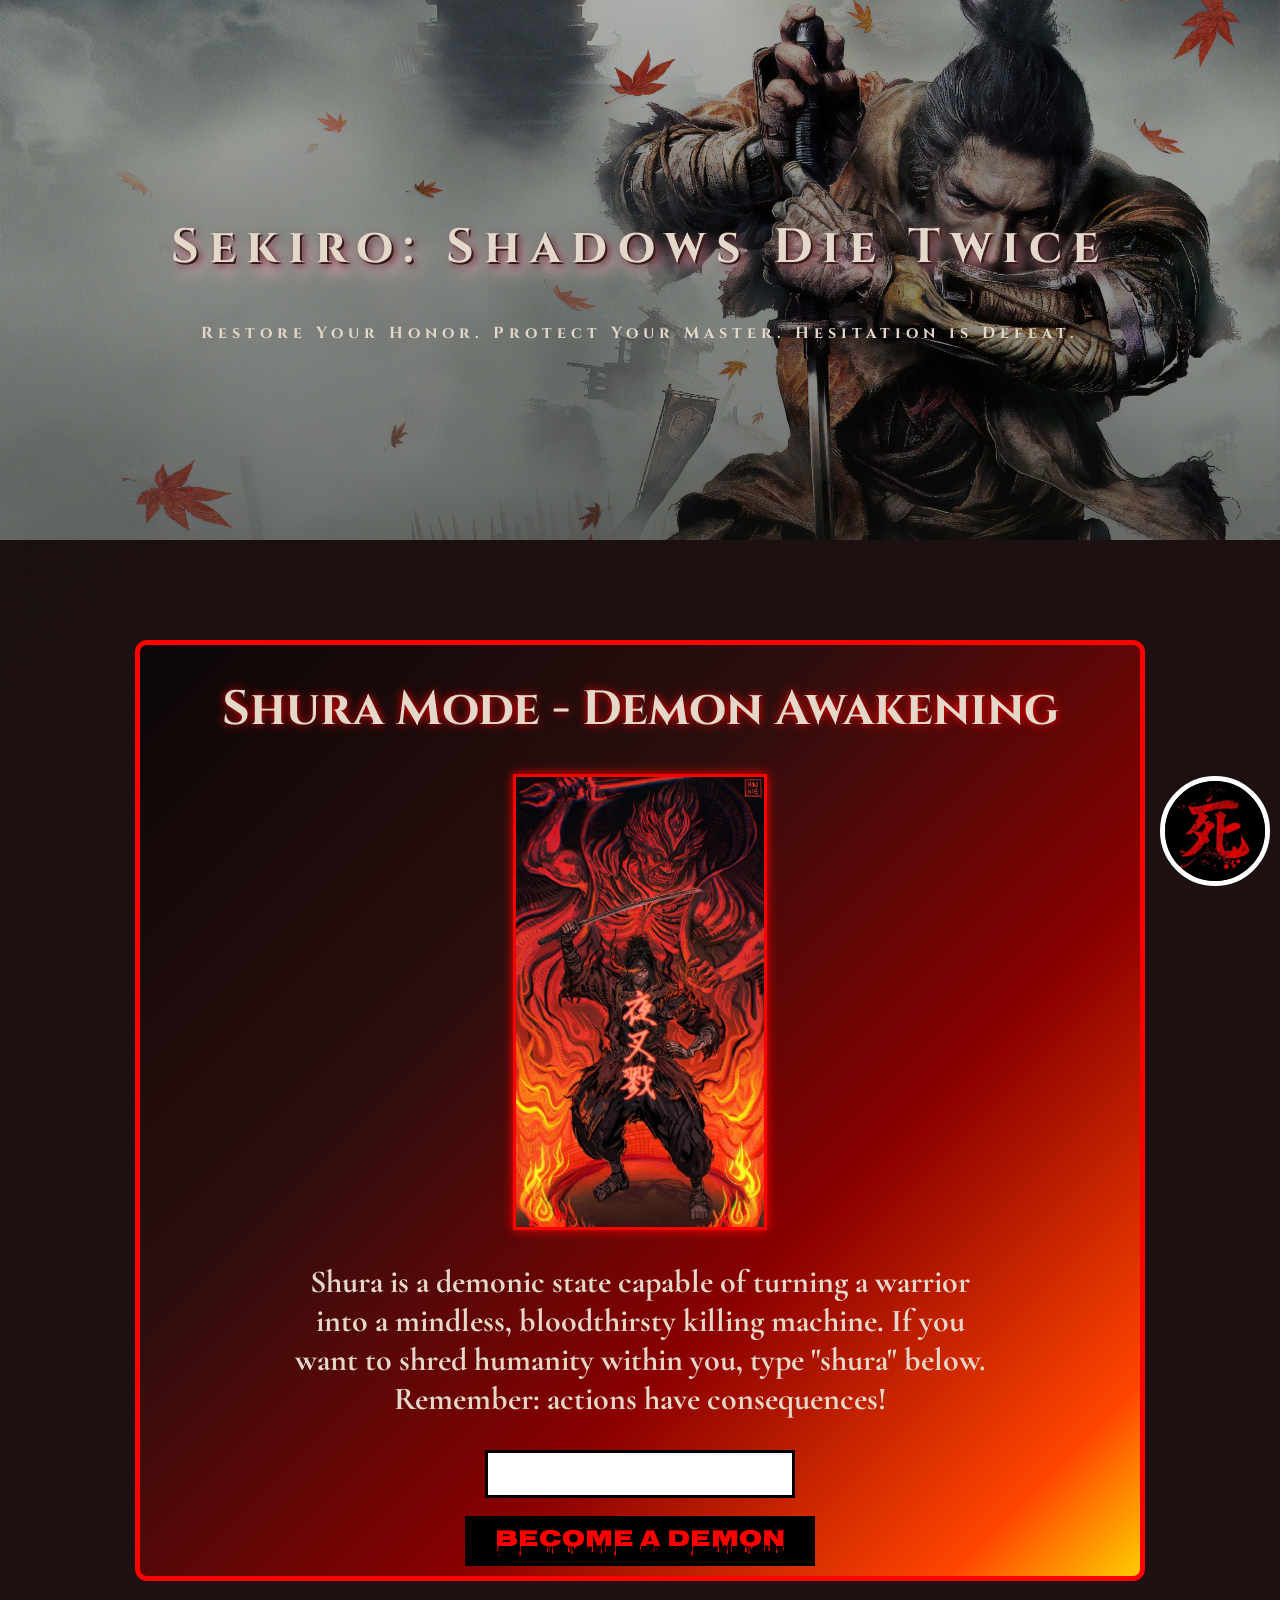
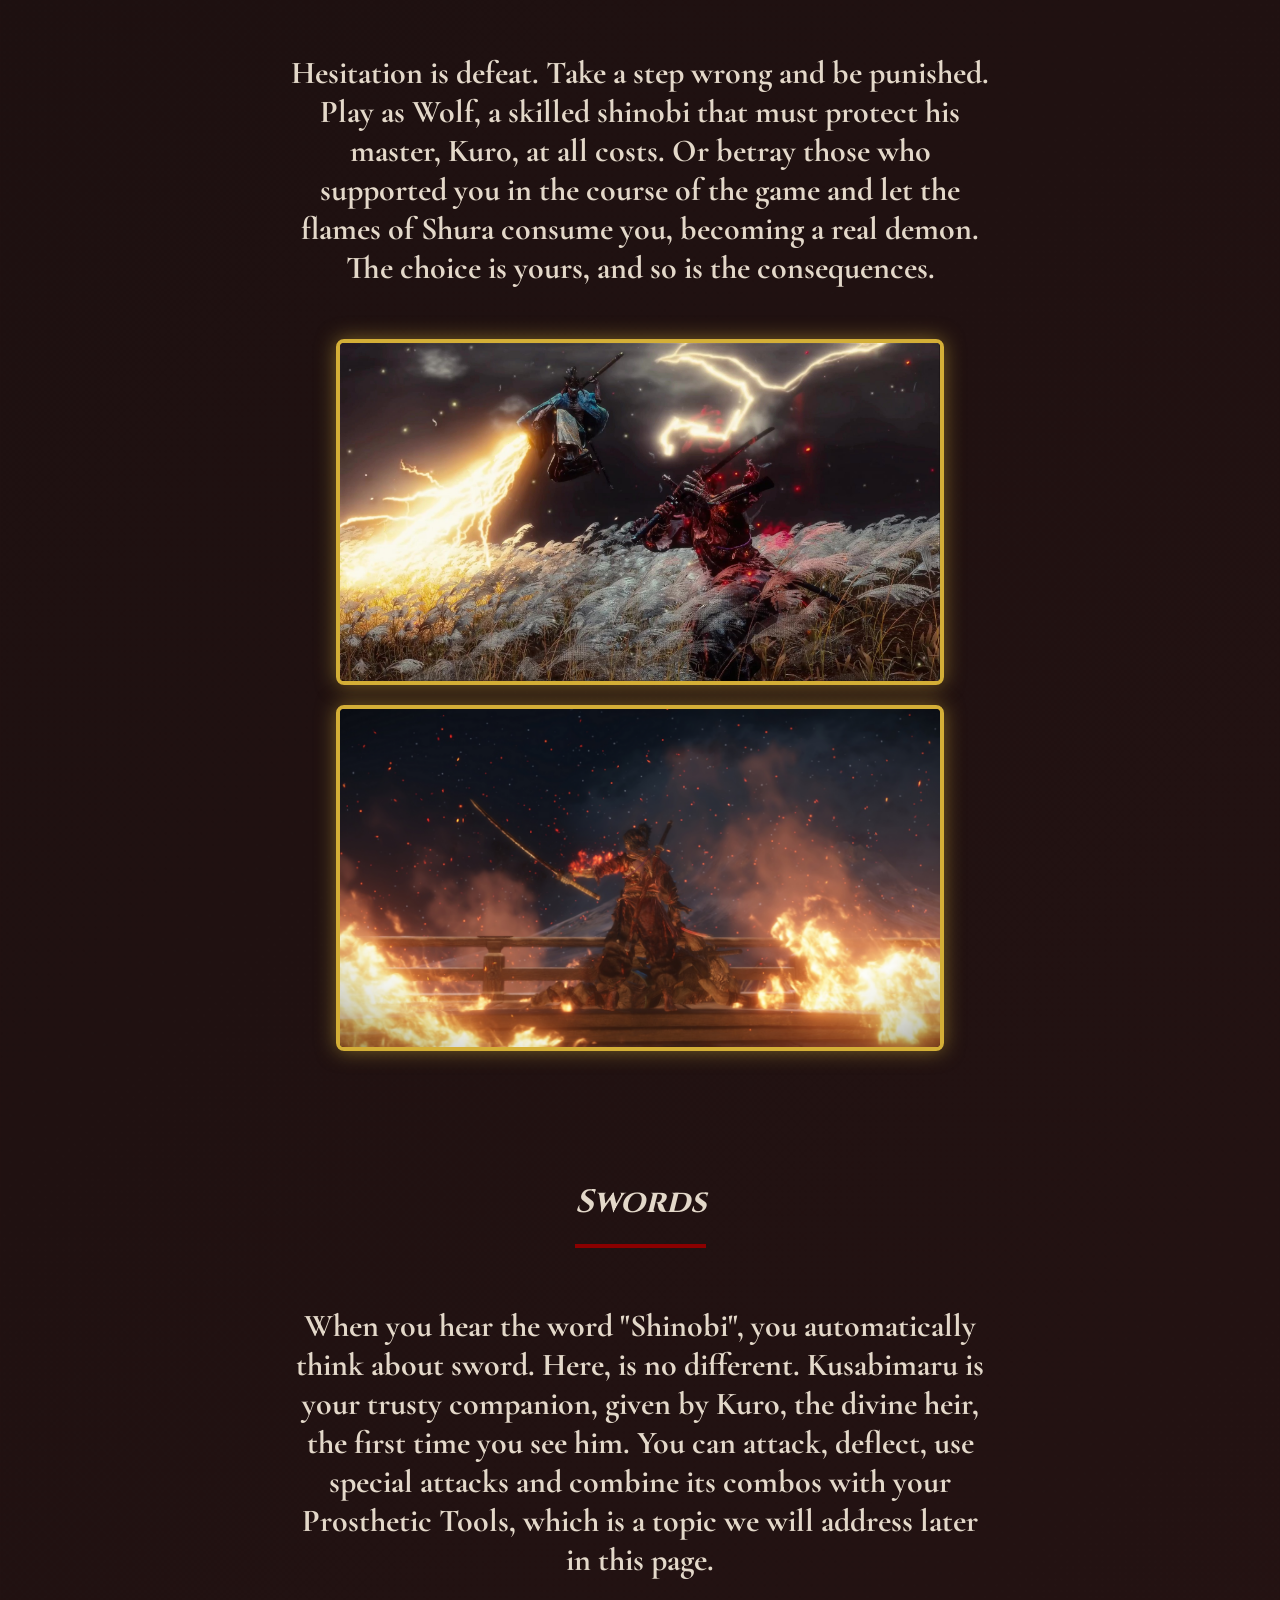
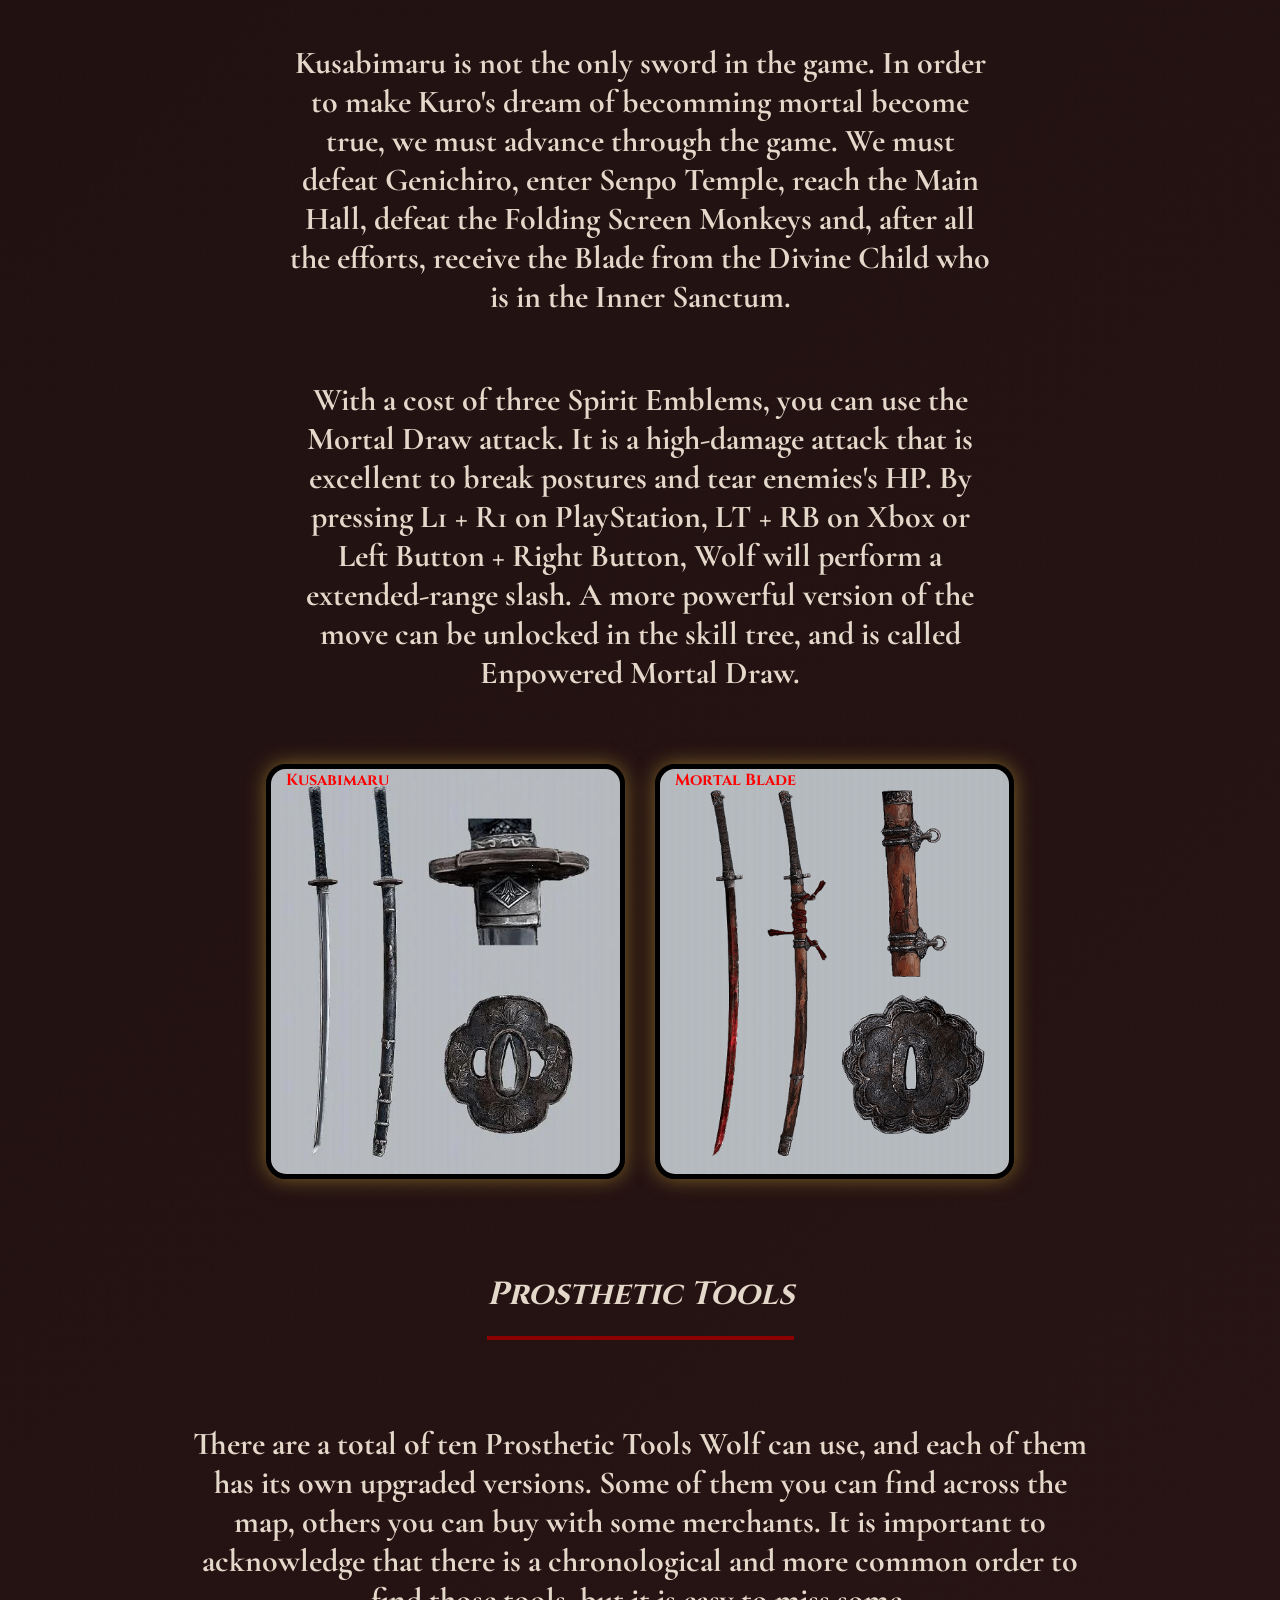
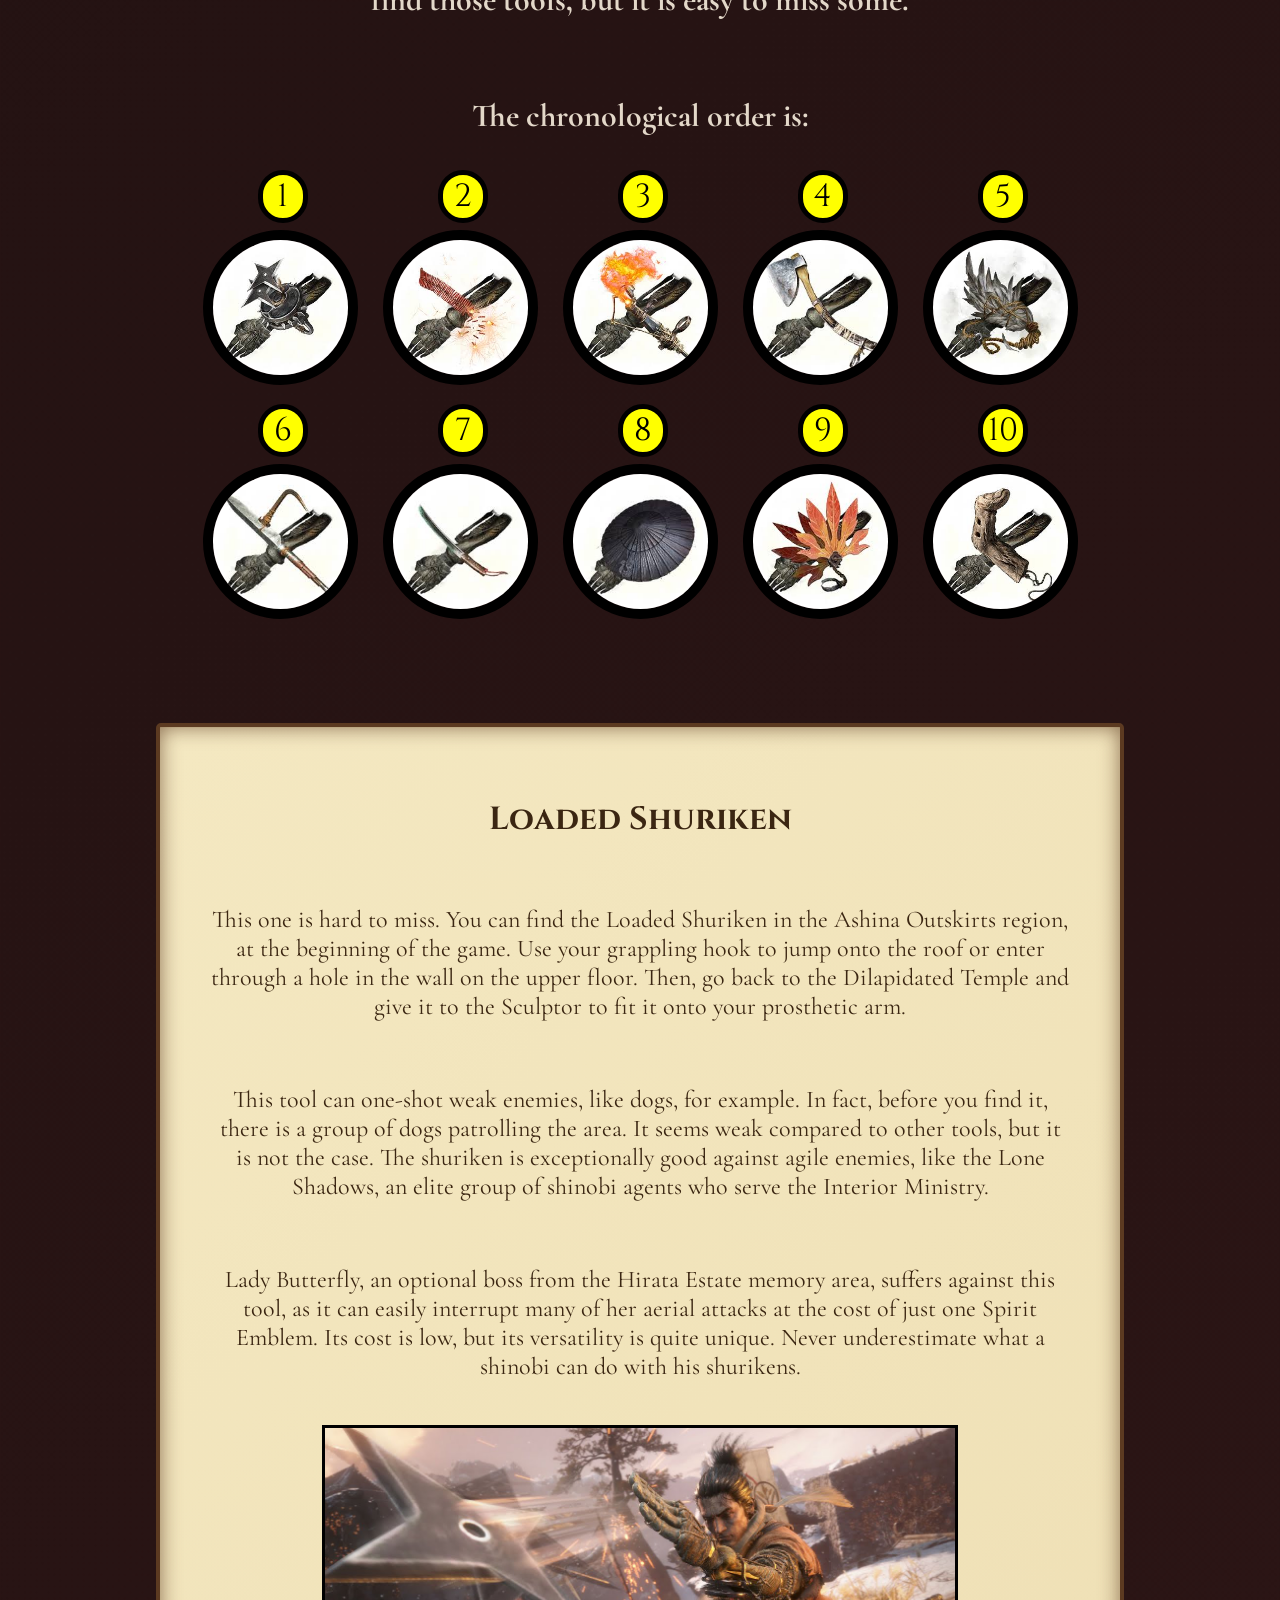
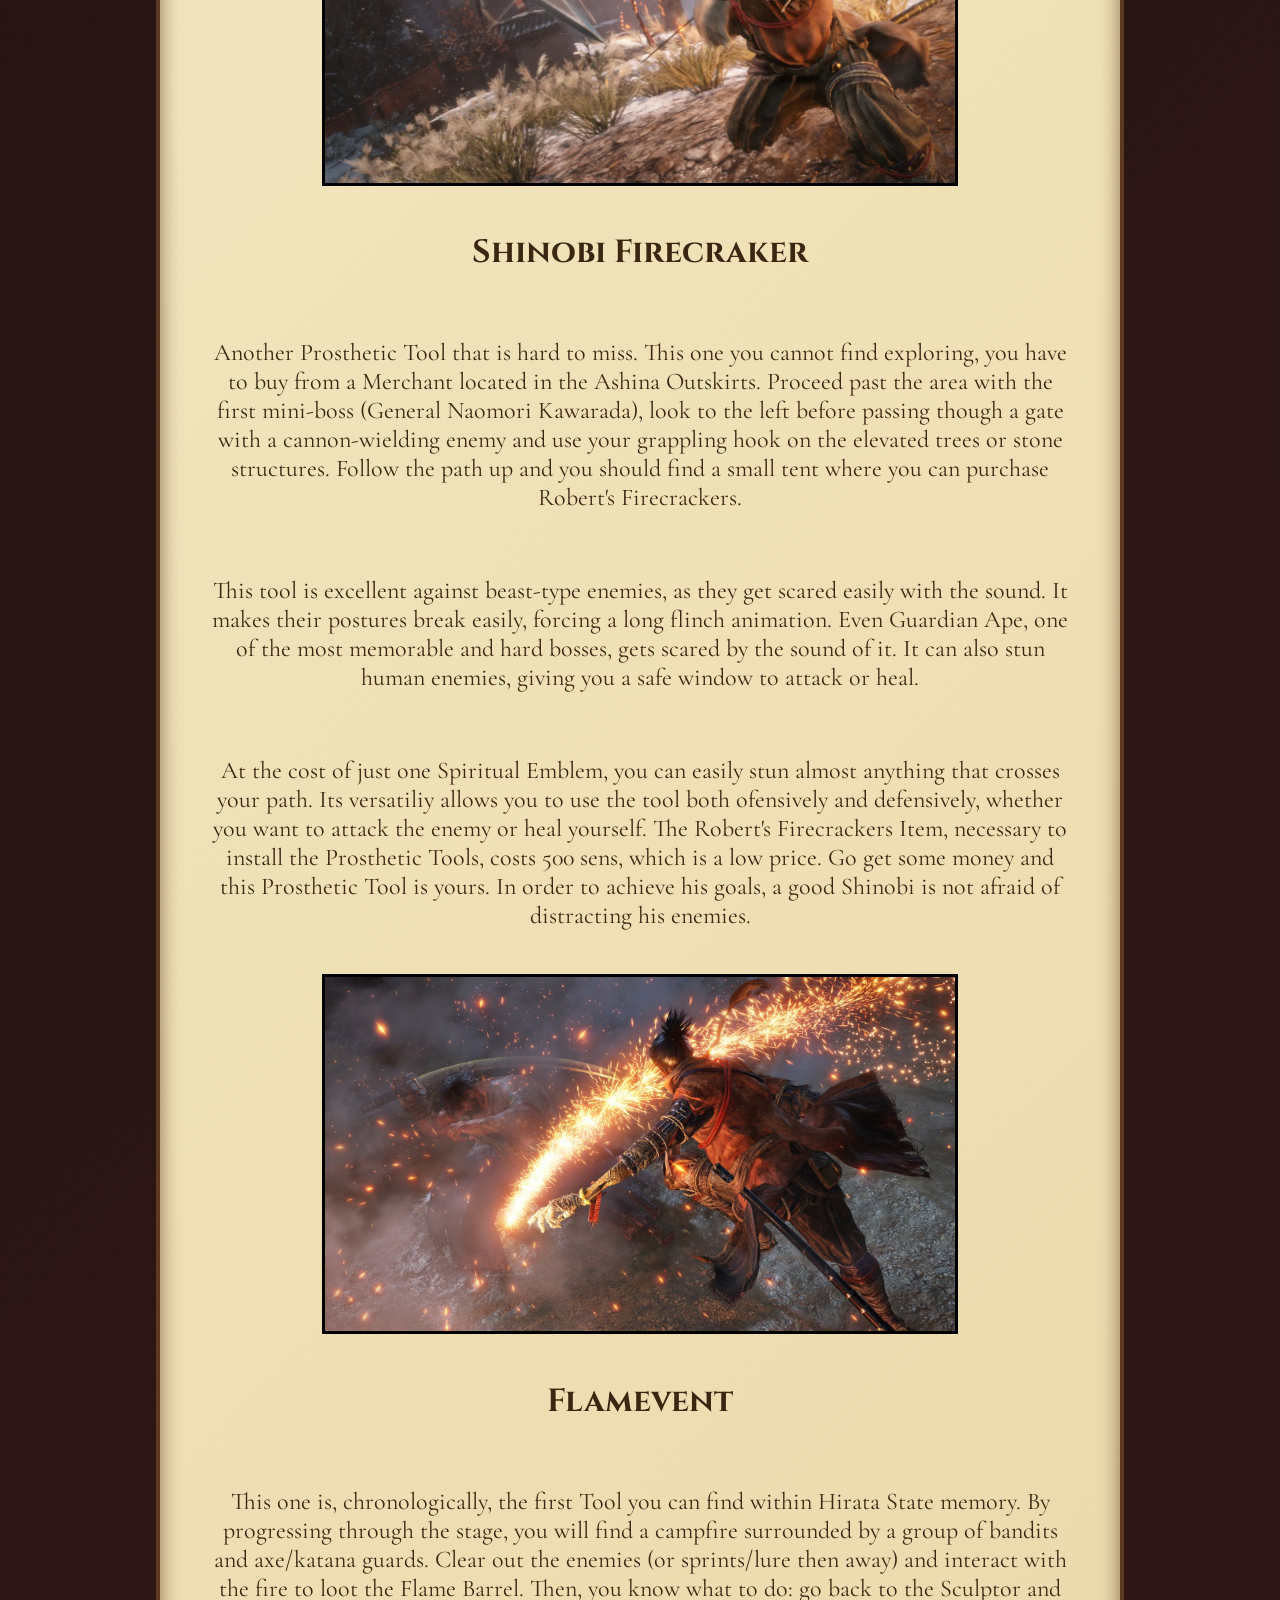
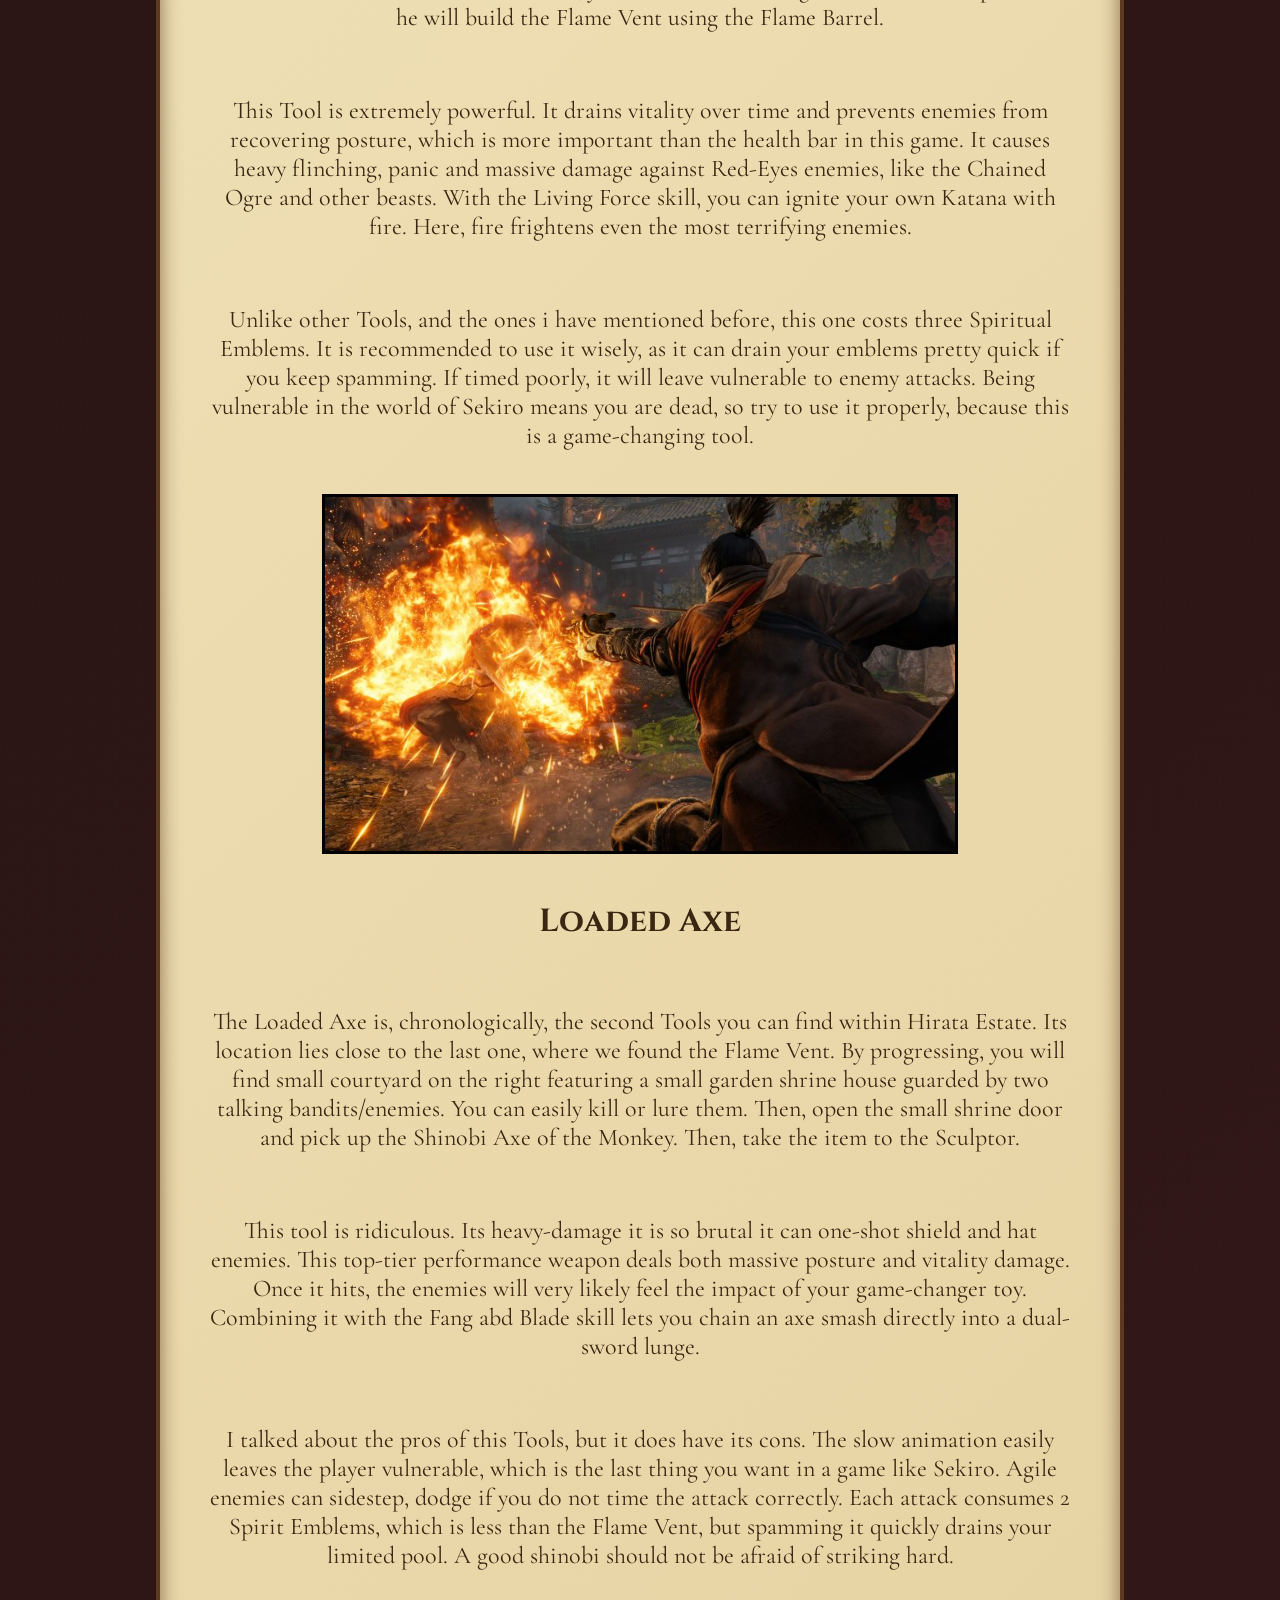
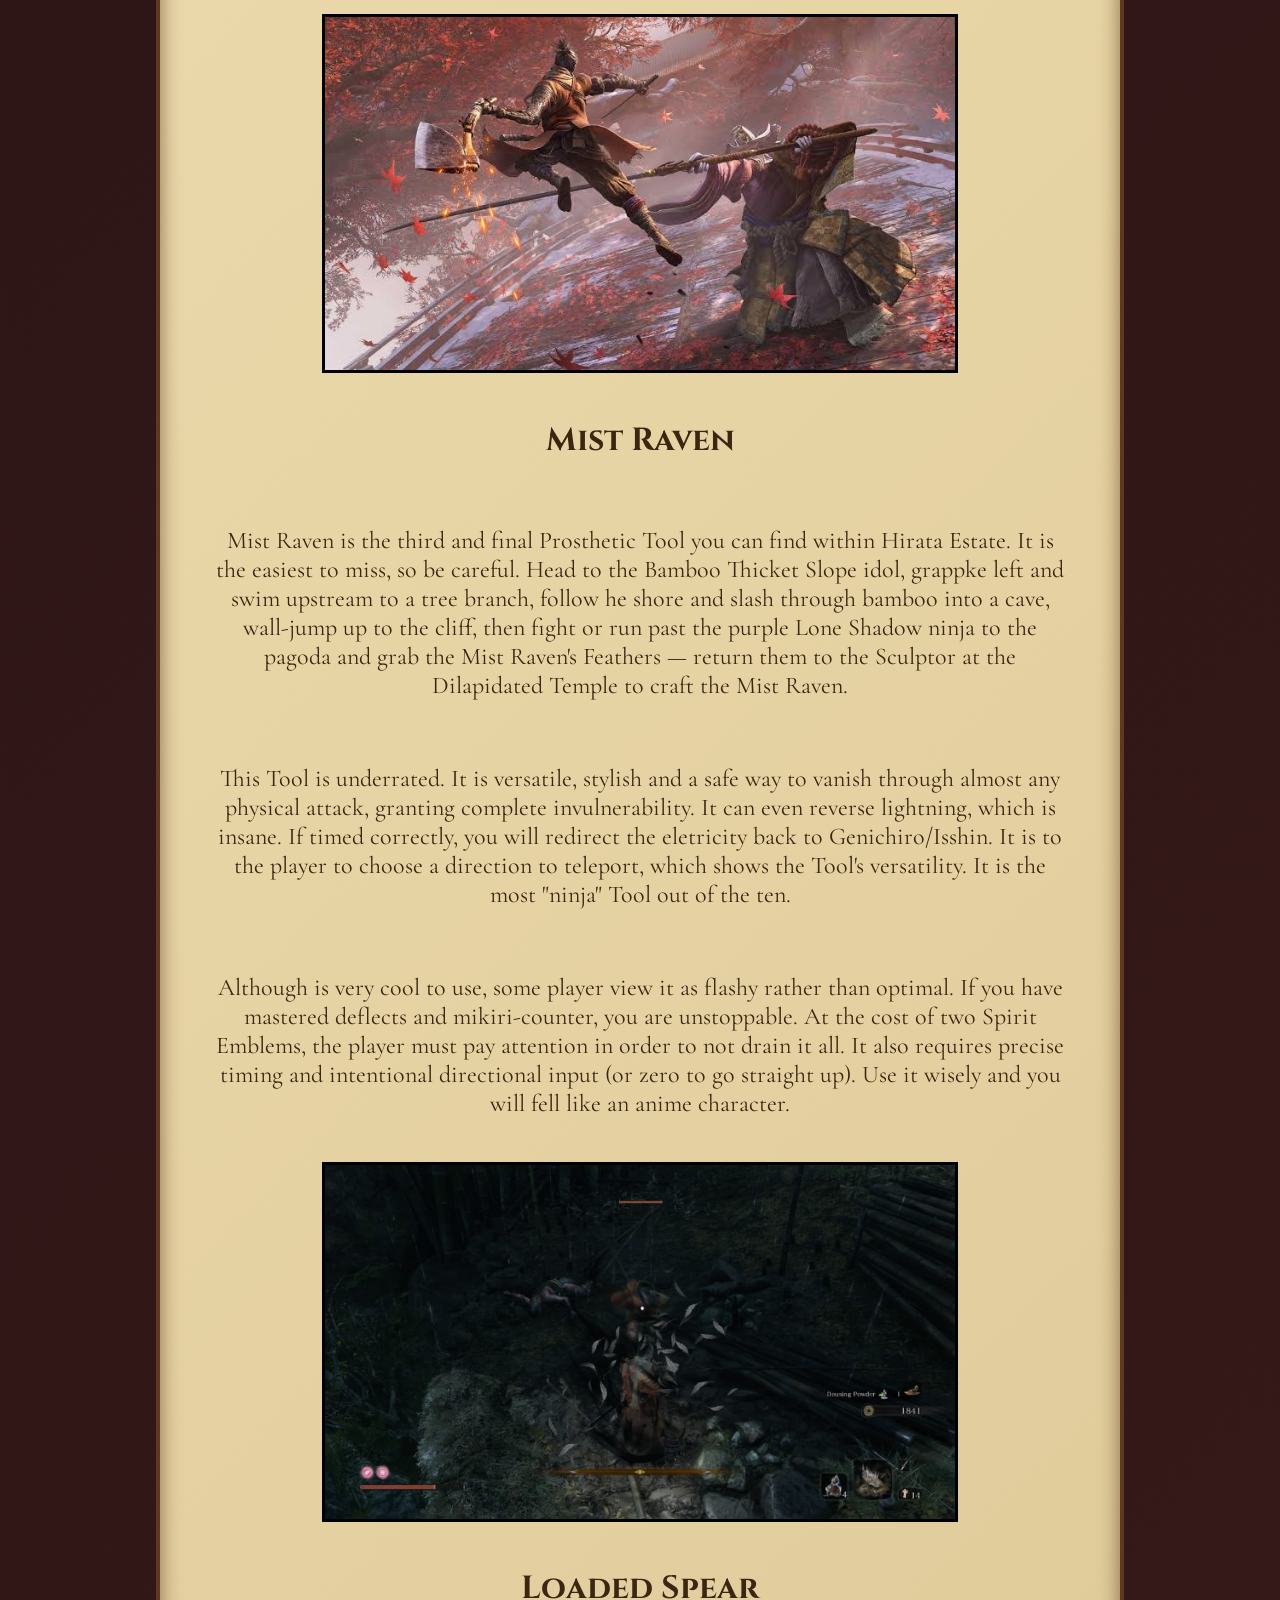
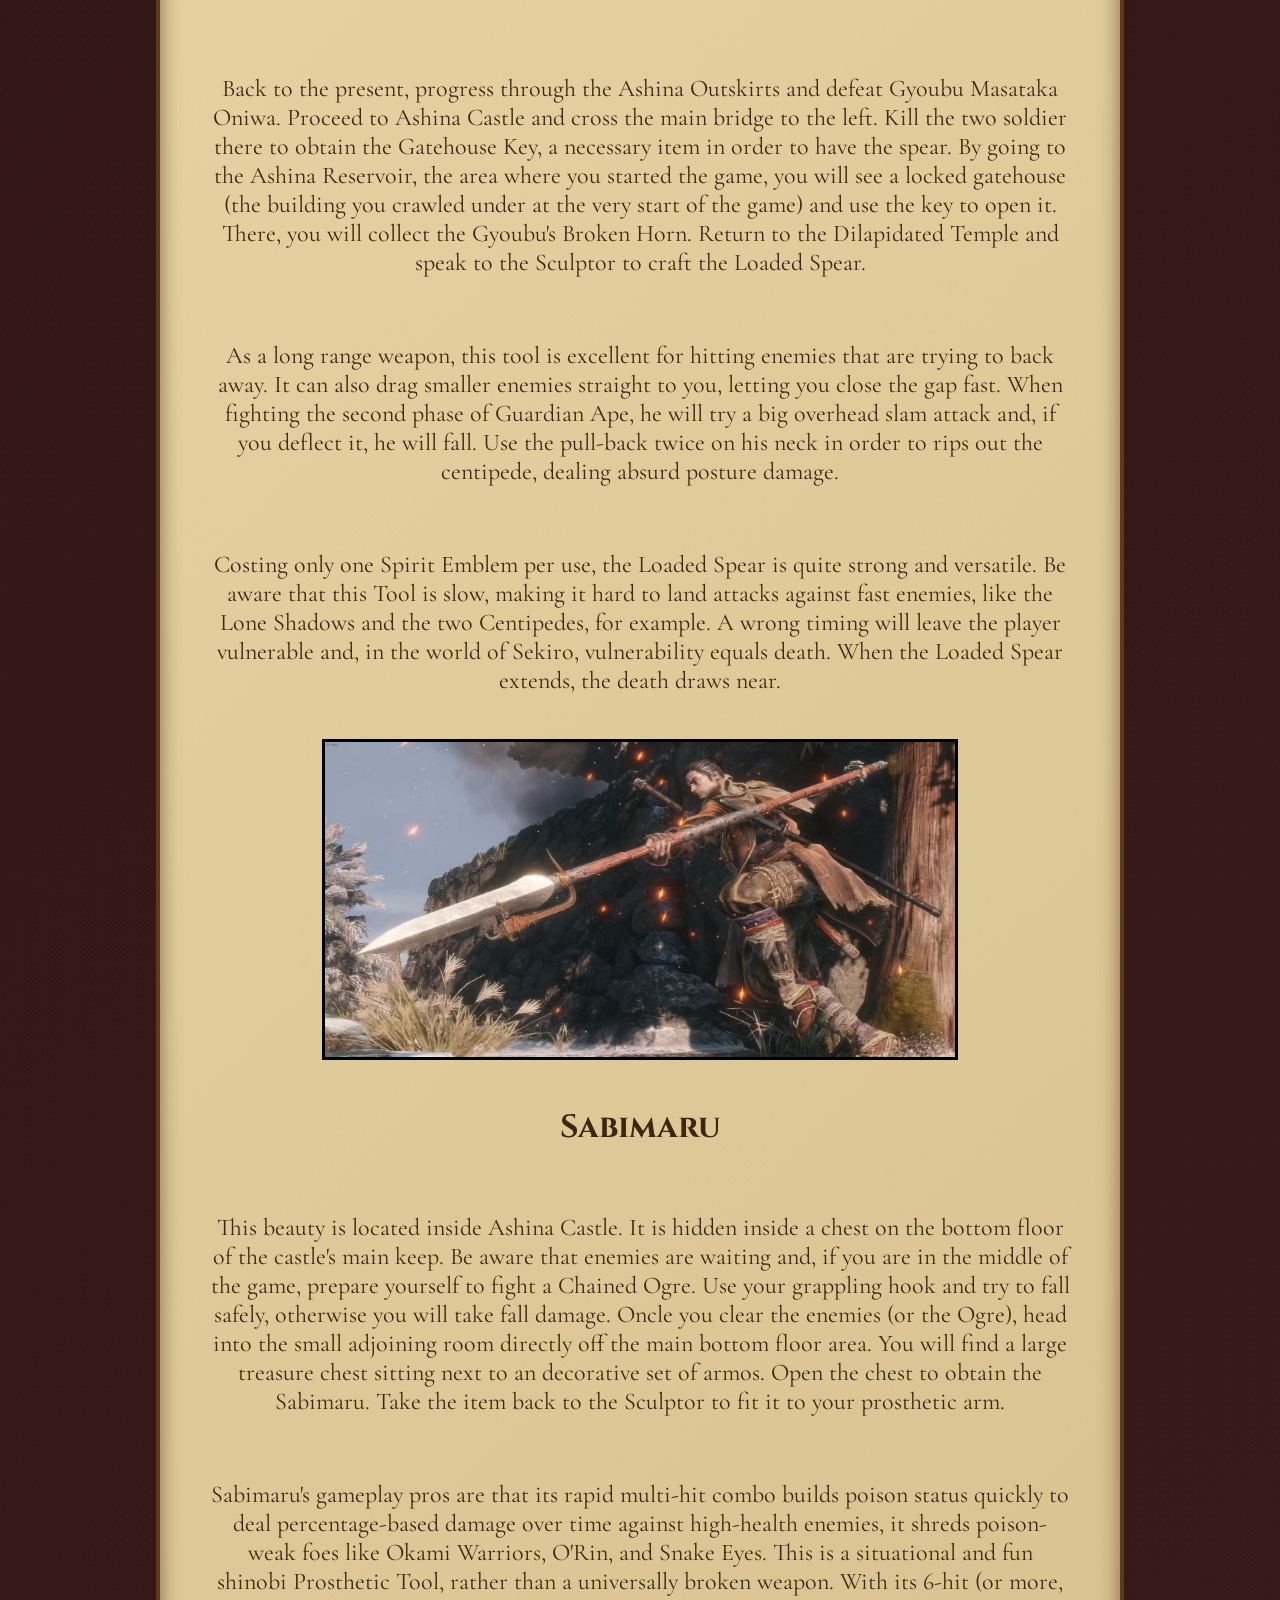
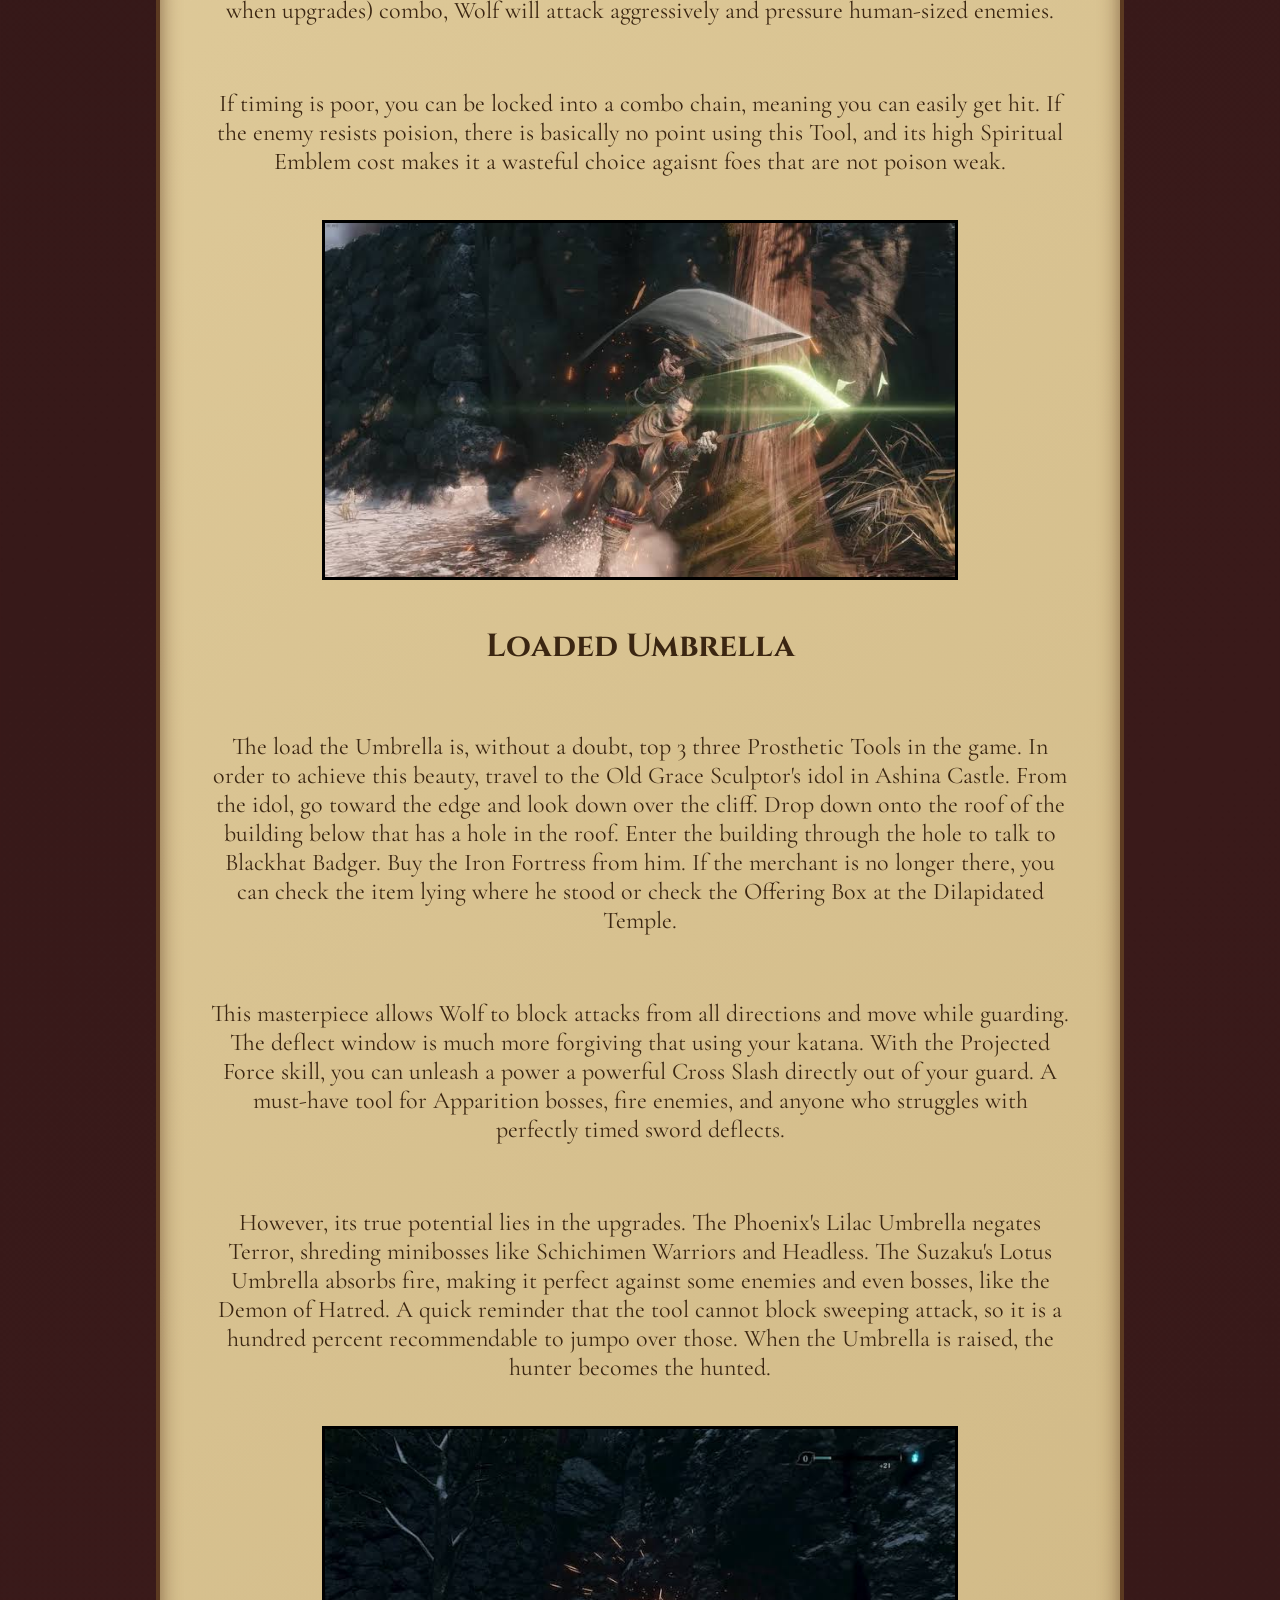
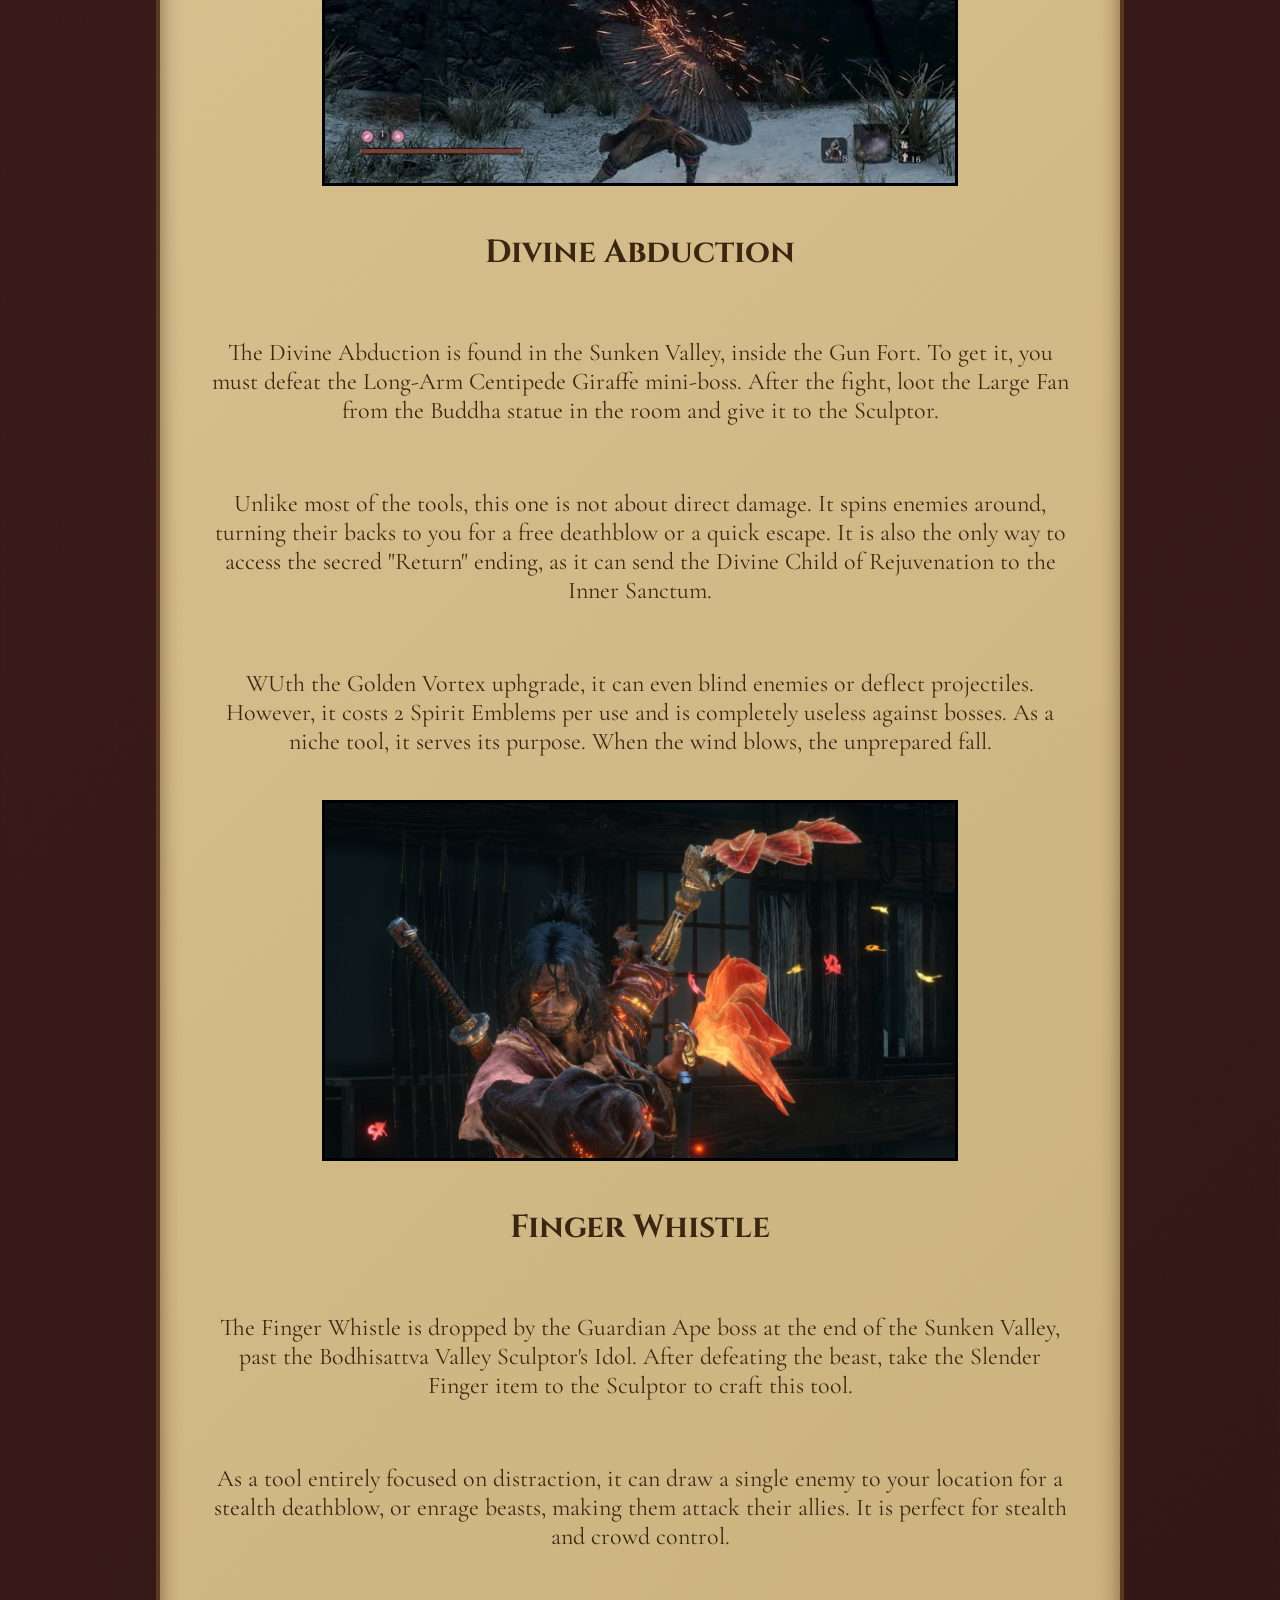
<file: index.html>
<!DOCTYPE html>

<html lang="en">

<head>
    
    <!--Title + Icon + CSS + Fonts + Metatags-->

    <title>Sekiro: Shadows Die Twice</title>
    <link rel="icon" type="image/png" href="SekiroImages/SekiroIcon.png">
    <link rel="stylesheet" href="Sekiro.css">
    <link href="https://fonts.googleapis.com/css2?family=Cinzel:wght@400..900&family=Cormorant+Garamond:ital,wght@0,300..700;1,300..700&family=Nosifer&display=swap" rel="stylesheet">
    <link href="https://fonts.googleapis.com/css2?family=Cinzel:wght@400..900&family=Cormorant+Garamond:ital,wght@0,300..700;1,300..700&family=Nosifer&display=swap" rel="stylesheet">
    <link href="https://fonts.googleapis.com/css2?family=Cinzel:wght@400..900&family=Cormorant+Garamond:ital,wght@0,300..700;1,300..700&family=Nosifer&display=swap" rel="stylesheet">

    <meta charset="UTF-8">
    <meta name="Author" content="Carlos Henryque">
    <meta name="Description" content="A webpage dedicated to a masterpiece of a game.">

</head>

<body>

    <!--Header-->

    <div class="SekiroHeader">
        <h1 id="SekiroTitle">Sekiro: Shadows Die Twice</h1>
        <h2 id="SekiroSubtitle">Restore Your Honor. Protect Your Master. Hesitation is Defeat.</h2>
    </div>

    <!--Shura Mode-->

    <div class="Shura">

        <h1 id="MainTitle">Shura Mode - Demon Awakening</h1>
        <img src="SekiroImages/ShuraMode.jpg" id="ShuraImage">
        <p id="shurap">Shura is a demonic state capable of turning a warrior into a mindless, bloodthirsty killing machine. If you want to shred humanity within you, type "shura" below. Remember: actions have consequences!</p>

        <input type="text" id="shurainput"><br>
        <button onclick="ShuraAwakening()">Become a demon</button>

    </div>

    <!--Presenting the Game-->

    <div class="SekiroPresentation">

        <p>Hesitation is defeat. Take a step wrong and be punished. Play as Wolf, a skilled shinobi that must protect his master, Kuro, at all costs. Or betray those who supported you in the course of the game and let the flames of Shura consume you, becoming a real demon. The choice is yours, and so is the consequences.</p>
        <img src="SekiroImages/SekiroGood.jpg" id="GoodEnding">
        <img src="SekiroImages/SekiroShura.png" id="BadEnding">

    </div>

    <!--Weapons-->

    <div class="SekiroPresentation">

        <h2>Swords</h2>
        <p>When you hear the word "Shinobi", you automatically think about sword. Here, is no different. Kusabimaru is your trusty companion, given by Kuro, the divine heir, the first time you see him. You can attack, deflect, use special attacks and combine its combos with your <span>Prosthetic Tools</span>, which is a topic we will address later in this page.</p>
        <p>Kusabimaru is not the only sword in the game. In order to make Kuro's dream of becomming mortal become true, we must advance through the game. We must defeat Genichiro, enter Senpo Temple, reach the Main Hall, defeat the Folding Screen Monkeys and, after all the efforts, receive the Blade from the Divine Child who is in the Inner Sanctum.</p>
        <p>With a cost of three Spirit Emblems, you can use the Mortal Draw attack. It is a high-damage attack that is excellent to break postures and tear enemies's HP. By pressing L1 + R1 on PlayStation, LT + RB on Xbox or Left Button + Right Button, Wolf will perform a extended-range slash. A more powerful version of the move can be unlocked in the skill tree, and is called Enpowered Mortal Draw.</p>

        <!--Sword Container-->

        <div class="SwordContainer">

            <div class="WeaponItem">
                <img src="SekiroImages/Kusabimaru.webp">
                <span class="Badge">Kusabimaru</span>
            </div>

            <div class="WeaponItem">
                <img src="SekiroImages/MortalBlade.png">
                <span class="Badge">Mortal Blade</span>
            </div>
        </div>
        
    </div>

    <!--Tools-->

    <div class="SekiroTools">

        <h2>Prosthetic Tools</h2>
        <p>There are a total of ten Prosthetic Tools Wolf can use, and each of them has its own upgraded versions. Some of them you can find across the map, others you can buy with some merchants. It is important to acknowledge that there is a chronological and more common order to find those tools, but it is easy to miss some.</p>
        <p>The chronological order is: </p>
        
        <!-- Shuriken-->

        <div class="ToolsItem">
            <img src="Tools/Shuriken.jpeg">
            <span class="ToolsBadge">1</span>
        </div>
        
        <!--Firecracker-->

        <div class="ToolsItem">
            <img src="Tools/Firecracker.jpeg">
            <span class="ToolsBadge">2</span>
        </div>
        
        <!--Flamevent-->

        <div class="ToolsItem">
            <img src="Tools/Flamevent.jpeg">
            <span class="ToolsBadge">3</span>
        </div>

        <!--Axe-->
        
        <div class="ToolsItem">
            <img src="Tools/Axe.jpeg">
            <span class="ToolsBadge">4</span>
        </div>

        <!--Mist Raven-->
        
        <div class="ToolsItem">
            <img src="Tools/MistRaven.jpeg">
            <span class="ToolsBadge">5</span>
        </div>

        <!--Spear-->

        <div class="ToolsItem">
            <img src="Tools/Spear.jpeg">
            <span class="ToolsBadge">6</span>
        </div>

        <!--Sabimaru-->
        
        <div class="ToolsItem">
            <img src="Tools/Sabimaru.jpeg">
            <span class="ToolsBadge">7</span>
        </div>

        <!--Umbrella-->

        <div class="ToolsItem">
            <img src="Tools/Umbrella.jpeg">
            <span class="ToolsBadge">8</span>
        </div>

        <!--Divine Abduction-->

        <div class="ToolsItem">
            <img src="Tools/Abduction.jpeg">
            <span class="ToolsBadge">9</span>
        </div>

        <!--Whistle-->

        <div class="ToolsItem">
            <img src="Tools/Whistle.jpeg">
            <span class="ToolsBadge">10</span>
        </div>

    </div>

    <!--Presenting the Tools-->

    <div class="ToolsPresentation">

        <!--Shuriken-->

        <h1>Loaded Shuriken</h1>
        <p>This one is hard to miss. You can find the Loaded Shuriken in the Ashina Outskirts region, at the beginning of the game. Use your grappling hook to jump onto the roof or enter through a hole in the wall on the upper floor. Then, go back to the Dilapidated Temple and give it to the Sculptor to fit it onto your prosthetic arm.</p>
        <p>This tool can one-shot weak enemies, like dogs, for example. In fact, before you find it, there is a group of dogs patrolling the area. It seems weak compared to other tools, but it is not the case. The shuriken is exceptionally good against agile enemies, like the Lone Shadows, an elite group of shinobi agents who serve the Interior Ministry. </p>
        <p>Lady Butterfly, an optional boss from the Hirata Estate memory area, suffers against this tool, as it can easily interrupt many of her aerial attacks at the cost of just one Spirit Emblem. Its cost is low, but its versatility is quite unique. Never underestimate what a shinobi can do with his shurikens. </p>
        <img src="Tools/ShurikenGameplay.jpeg">

        <!--Firecracker-->

        <h1>Shinobi Firecraker</h1>
        <p>Another Prosthetic Tool that is hard to miss. This one you cannot find exploring, you have to buy from a Merchant located in the Ashina Outskirts. Proceed past the area with the first mini-boss (General Naomori Kawarada), look to the left before passing though a gate with a cannon-wielding enemy and use your grappling hook on the elevated trees or stone structures. Follow the path up and you should find a small tent where you can purchase Robert's Firecrackers.</p>
        <p>This tool is excellent against beast-type enemies, as they get scared easily with the sound. It makes their postures break easily, forcing a long flinch animation. Even Guardian Ape, one of the most memorable and hard bosses, gets scared by the sound of it. It can also stun human enemies, giving you a safe window to attack or heal.</p>
        <p>At the cost of just one Spiritual Emblem, you can easily stun almost anything that crosses your path. Its versatiliy allows you to use the tool both ofensively and defensively, whether you want to attack the enemy or heal yourself. The Robert's Firecrackers Item, necessary to install the Prosthetic Tools, costs 500 sens, which is a low price. Go get some money and this Prosthetic Tool is yours. In order to achieve his goals, a good Shinobi is not afraid of distracting his enemies. </p>
        <img src="Tools/FirecrackerGameplay.avif">

        <!--Flame Vent-->

        <h1>Flamevent</h1>
        <p>This one is, chronologically, the first Tool you can find within Hirata State memory. By progressing through the stage, you will find a campfire surrounded by a group of bandits and axe/katana guards. Clear out the enemies (or sprints/lure then away) and interact with the fire to loot the Flame Barrel. Then, you know what to do: go back to the Sculptor and he will build the Flame Vent using the Flame Barrel.</p>
        <p>This Tool is extremely powerful. It drains vitality over time and prevents enemies from recovering posture, which is more important than the health bar in this game. It causes heavy flinching, panic and massive damage against Red-Eyes enemies, like the Chained Ogre and other beasts. With the Living Force skill, you can ignite your own Katana with fire. Here, fire frightens even the most terrifying enemies.</p>
        <p>Unlike other Tools, and the ones i have mentioned before, this one costs three Spiritual Emblems. It is recommended to use it wisely, as it can drain your emblems pretty quick if you keep spamming. If timed poorly, it will leave vulnerable to enemy attacks. Being vulnerable in the world of Sekiro means you are dead, so try to use it properly, because this is a game-changing tool.</p>
        <img src="Tools/FlameventGameplay.jpg">
        
        <!--Loaded Axe-->

        <h1>Loaded Axe</h1>
        <p>The Loaded Axe is, chronologically, the second Tools you can find within Hirata Estate. Its location lies close to the last one, where we found the Flame Vent. By progressing, you will find small courtyard on the right featuring a small garden shrine house guarded by two talking bandits/enemies. You can easily kill or lure them. Then, open the small shrine door and pick up the Shinobi Axe of the Monkey. Then, take the item to the Sculptor.</p>
        <p>This tool is ridiculous. Its heavy-damage it is so brutal it can one-shot shield and hat enemies. This top-tier performance weapon deals both massive posture and vitality damage. Once it hits, the enemies will very likely feel the impact of your game-changer toy. Combining it with the Fang abd Blade skill lets you chain an axe smash directly into a dual-sword lunge.</p>
        <p>I talked about the pros of this Tools, but it does have its cons. The slow animation easily leaves the player vulnerable, which is the last thing you want in a game like Sekiro. Agile enemies can sidestep, dodge if you do not time the attack correctly. Each attack consumes 2 Spirit Emblems, which is less than the Flame Vent, but spamming it quickly drains your limited pool. A good shinobi should not be afraid of striking hard.</p>
        <img src="Tools/AxeGameplay.jpeg">

        <!--Mist Raven-->

        <h1>Mist Raven</h1>
        <p>Mist Raven is the third and final Prosthetic Tool you can find within Hirata Estate. It is the easiest to miss, so be careful. Head to the Bamboo Thicket Slope idol, grappke left and swim upstream to a tree branch, follow he shore and slash through bamboo into a cave, wall-jump up to the cliff, then fight or run past the purple Lone Shadow ninja to the pagoda and grab the Mist Raven's Feathers — return them to the Sculptor at the Dilapidated Temple to craft the Mist Raven.</p>
        <p>This Tool is underrated. It is versatile, stylish and a safe way to vanish through almost any physical attack, granting complete invulnerability. It can even reverse lightning, which is insane. If timed correctly, you will redirect the eletricity back to Genichiro/Isshin. It is to the player to choose a direction to teleport, which shows the Tool's versatility. It is the most "ninja" Tool out of the ten.</p>
        <p>Although is very cool to use, some player view it as flashy rather than optimal. If you have mastered deflects and mikiri-counter, you are unstoppable. At the cost of two Spirit Emblems, the player must pay attention in order to not drain it all. It also requires precise timing and intentional directional input (or zero to go straight up). Use it wisely and you will fell like an anime character.</p>
        <img src="Tools/MistRavenGameplay.jpg">

        <!--Loaded Spear-->

        <h1>Loaded Spear</h1>
        <p>Back to the present, progress through the Ashina Outskirts and defeat Gyoubu Masataka Oniwa. Proceed to Ashina Castle and cross the main bridge to the left. Kill the two soldier there to obtain the Gatehouse Key, a necessary item in order to have the spear. By going to the Ashina Reservoir, the area where you started the game, you will see a locked gatehouse (the building you crawled under at the very start of the game) and use the key to open it. There, you will collect the Gyoubu's Broken Horn. Return to the Dilapidated Temple and speak to the Sculptor to craft the Loaded Spear.</p>
        <p>As a long range weapon, this tool is excellent for hitting enemies that are trying to back away. It can also drag smaller enemies straight to you, letting you close the gap fast. When fighting the second phase of Guardian Ape, he will try a big overhead slam attack and, if you deflect it, he will fall. Use the pull-back twice on his neck in order to rips out the centipede, dealing absurd posture damage.</p>
        <p>Costing only one Spirit Emblem per use, the Loaded Spear is quite strong and versatile. Be aware that this Tool is slow, making it hard to land attacks against fast enemies, like the Lone Shadows and the two Centipedes, for example. A wrong timing will leave the player vulnerable and, in the world of Sekiro, vulnerability equals death. When the Loaded Spear extends, the death draws near.</p>
        <img src="Tools/SpearGameplay.avif">

        <!--Sabimaru-->

        <h1>Sabimaru</h1>
        <p>This beauty is located inside Ashina Castle. It is hidden inside a chest on the bottom floor of the castle's main keep. Be aware that enemies are waiting and, if you are in the middle of the game, prepare yourself to fight a Chained Ogre. Use your grappling hook and try to fall safely, otherwise you will take fall damage. Oncle you clear the enemies (or the Ogre), head into the small adjoining room directly off the main bottom floor area. You will find a large treasure chest sitting next to an decorative set of armos. Open the chest to obtain the Sabimaru. Take the item back to the Sculptor to fit it to your prosthetic arm.</p>
        <p>Sabimaru's gameplay pros are that its rapid multi-hit combo builds poison status quickly to deal percentage-based damage over time against high-health enemies, it shreds poison-weak foes like Okami Warriors, O'Rin, and Snake Eyes. This is a situational and fun shinobi Prosthetic Tool, rather than a universally broken weapon. With its 6-hit (or more, when upgrades) combo, Wolf will attack aggressively and pressure human-sized enemies.</p>
        <p>If timing is poor, you can be locked into a combo chain, meaning you can easily get hit. If the enemy resists poision, there is basically no point using this Tool, and its high Spiritual Emblem cost makes it a wasteful choice agaisnt foes that are not poison weak. </p>
        <img src="Tools/SabimaruGameplay.jpeg">

        <!--Umbrella-->

        <h1>Loaded Umbrella</h1>
        <p>The load the Umbrella is, without a doubt, top 3 three Prosthetic Tools in the game. In order to achieve this beauty, travel to the Old Grace Sculptor's idol in Ashina Castle. From the idol, go toward the edge and look down over the cliff. Drop down onto the roof of the building below that has a hole in the roof. Enter the building through the hole to talk to Blackhat Badger. Buy the Iron Fortress from him. If the merchant is no longer there, you can check the item lying where he stood or check the Offering Box at the Dilapidated Temple.</p>
        <p>This masterpiece allows Wolf to block attacks from all directions and move while guarding. The deflect window is much more forgiving that using your katana. With the Projected Force skill, you can unleash a power a powerful Cross Slash directly out of your guard. A must-have tool for Apparition bosses, fire enemies, and anyone who struggles with perfectly timed sword deflects.</p>
        <p>However, its true potential lies in the upgrades. The Phoenix's Lilac Umbrella negates Terror, shreding minibosses like Schichimen Warriors and Headless. The Suzaku's Lotus Umbrella absorbs fire, making it perfect against some enemies and even bosses, like the Demon of Hatred. A quick reminder that the tool cannot block sweeping attack, so it is a hundred percent recommendable to jumpo over those. When the Umbrella is raised, the hunter becomes the hunted.</p>
        <img src="Tools/UmbrellaGameplay.jpeg">

        <!--Divine Abduction-->

        <h1>Divine Abduction</h1>
        <p>The Divine Abduction is found in the Sunken Valley, inside the Gun Fort. To get it, you must defeat the Long-Arm Centipede Giraffe mini-boss. After the fight, loot the Large Fan from the Buddha statue in the room and give it to the Sculptor.</p>
        <p>Unlike most of the tools, this one is not about direct damage. It spins enemies around, turning their backs to you for a free deathblow or a quick escape. It is also the only way to access the secred "Return" ending, as it can send the Divine Child of Rejuvenation to the Inner Sanctum.</p>
        <p>WUth the Golden Vortex uphgrade, it can even blind enemies or deflect projectiles. However, it costs 2 Spirit Emblems per use and is completely useless against bosses. As a niche tool, it serves its purpose. When the wind blows, the unprepared fall.</p>
        <img src="Tools/DivineAbductionGameplay.jpg">

        <!--Finger Whistle-->

        <h1>Finger Whistle</h1>
        <p>The Finger Whistle is dropped by the Guardian Ape boss at the end of the Sunken Valley, past the Bodhisattva Valley Sculptor's Idol. After defeating the beast, take the Slender Finger item to the Sculptor to craft this tool.</p>
        <p>As a tool entirely focused on distraction, it can draw a single enemy to your location for a stealth deathblow, or enrage beasts, making them attack their allies. It is perfect for stealth and crowd control.</p>
        <p>However, its true purpose is tied to a specific boss. The upgrade version, called Malcontent, can be used to stun the Demon of Hatred, giving Wolf massive window to attack. Be aware that it costs three Spirit Emblems per use and has almost no affect on other bosses, besides Demon of Hatred. The whistle calls, and the beast listens.</p>
        <img src="Tools/WhistleGameplay.jpg">

    </div>

    <!--Sugars-->

    <div class="SekiroPresentation">

        <h2>Temporary buffs</h2>

        <p>Sugars are consumables created by the monks of the Senpou Temple. Biting into one grants Wolf a temporary combat buff that lasts 30 seconds (or 45 seconds with the Devotion latent skill). Only one Sugar effect can be active at a time; Using a new one overwrites the previous effect.</p>
        <p>There are five Sugars in total: Ako's Sugar (Red), Yashiraku's Sugar (Dark Red), Gachiin's Sugar (Green), Ungo's Sugar (Blue) and, finally, Gokan's Sugar (Yellow).</p>
        <p>If you are skilled, there are five Headless mini-bosses that, when defeated, drop Spiritfall items. They act as permanent, reusable versions of the Sugars. They remain in your inventory, but cost Spirit Emblems to activate.</p>

        <div class="Sugars">

            <img src="Sugar/AkoSugar.webp" id="Ako">
            <img src="Sugar/YashinakuSugar.webp" id="Yashiraku">
            <img src="Sugar/GachiinSugar.webp" id="Gachiin">
            <img src="Sugar/UngoSugar.webp" id="Ungo">
            <img src="Sugar/GokanSugar.webp" id="Gokan">

            <img src="Sugar/AkoSpiritfall.jpeg" id="AkoSpirit">
            <img src="Sugar/YashirakuSpiritfall.jpeg" id="YashirakuSpirit">
            <img src="Sugar/GachiinSpiritfall.jpeg" id="GachiinSpirit">
            <img src="Sugar/UngoSpiritfall.jpeg" id="UngoSpirit">
            <img src="Sugar/GokanSpiritfall.webp" id="GokanSpirit">

        </div>

    </div>

    <div class="ToolsPresentation">

        <!--Ako-->

        <h1>Ako's Sugar - Attack</h1>
        <p>Ako's Sugar is a very reliable consumable in the game. It increases vitality damage dealt by 12.5% and posture damage dealt by 25%. It does not penalize your maximum health the way Yashiraku does, making it much safer and reliable.</p>
        <p>Player generally farm this consumable around Senpou Temple by killing Senpou Monks and Lesser Centipedes. It is also possible to buy infinite Ako's Sugar from Anayama the Peddler after sending Kotaro to work for him (by giving him the Red and White Pinwheel).</p>
        <img src="Sugar/AkoDance.jpg" id="AkoDance">

        <!--Yashiraku-->

        <h1>Yashiraku's Sugar - High-Risk Attack</h1>
        <p>Yashiraku's Sugar is also a very reliable consumable in the game, if you already know the enemy's moveset. When consumed, it increases Vitality Damage by 25% and Posture Damage by 50%. In enchange, it halves Wolf's vitality and posture by 50%. It is high-risk and not recommended if you are still learning the patterns of the enemy in front of you.</p>
        <p>As a strong sugar, Yashiraku's drop rate is low compared to the other consumables. Some players, instead of trying to farm, move forward to defeat the Headless. The miniboss is located in the Fountainhead Palace, below the water. If you still want to farm, try defeating apparition enemies located in the Hidden Forest, Gun Fort or Sunkey Valley.</p>
        <p>If you look up some YouTubers, whether high-skill flashy players or speedrunners, you will notice Yashiraku is their favorite consumable. That backs up what i said in the first paragraph. High-skilled player already know what to do, so they do not back away from using this powerful buff. </p>
        <img src="Sugar/YashirakuDance.jpg" id="YashirakuDance">

        <!--Gachiin-->

        <h1>Gachiin's Sugar - Stealth</h1>
        <p>Gachiin's Sugar is for players that want to go through sections without getting noticed. Even though Sekiro is more of an action game, with one versus one battles, that does not mean stealth should be underestimated. There are areas with a plethora of enemies patrolling. When that happens, there is no sugar better than Gachiin.</p>
        <p>It is important to make something clear: even though there is a visual effect of Wolf's invisibility, it is still very easy to get spotted if you do not move like a proper Shinobi. Be as sneaky as you can, avoiding unnecessary noise, taking out enemies silently and you should be fine.</p>
        <p>Near to the Ashina Castle Gate Fortress Sculptor's Idol, there a cliff nearby. Jump and perform an aerial deathblow on the small "rat" enemy wearing a straw hat. That an early-method to farm this Sugar. At the Shugendo Sculptor's Idol, you can find three Senpou Assassins on the cliff edge. KIll them and vacuum the drops.</p>
        <img src="Sugar/GachiinDance.jpg" id="GachiinDance">

        <!--Ungo-->

        <h1>Ungo's Sugar - Vitality</h1>
        <p>Ungo's Sugar is useful when you are learning new boss's patterns or trying to survive heavy physical attack, as it reduces vitality damage by 33%. It can save the player from getting one, two-shot. Although it is not an useless consumable, it is not as useful as the others. Sekiro rewards clean deflection over face-tanking hits, making Gokan's Sugar (the next one) much more useful, for example.</p>
        <p>Senpou Monks at Senpou Temple have a chance to drop Ungo's Sugar upon defeat. However, buying is a better option, as you can acquire the consumable from two different merchants. If you want to buy, go to Fujioka the Info Broker at the dilapidated temple or the Shugendo Memorial Mob.</p>
        <p>In sumary, if you deflect properly, your posture meter takes the hit instead of your health. making damage reduction less valuable posture buff (Gokan's Sugar) or offensive buffs, such as Ako's Sugar or Yashiraku's Sugar. It is a very situational consumable and it is very unlikely you are going to use as you progress. </p>
        <img src="Sugar/UngoDance.jpg" id="UngoDance">

        <!--Gokan-->

        <h1>Gokan's Sugar - Posture</h1>
        <p>Gokan's Sugar is pretty useful. If the player is struggling with multi-hit combos, like the Long-arm Centipedes, it may be good to use this consumable. It temporarily reduces the Posture damage by 67%. However, if your deflect timing is spot-on, your posture will never break. It is very situational rather than versatile.</p>
        <p>The monks at Senpou Temple, Mt. Kongo have a chance to drop Gokan's Sugar upon defeat. To increase the drop rate, it is recommendable to pop a Mibu Balloon. Also, Anayama the Peddler in the Ashina Outskirts sells limited amounts of Gokan's Sugar.</p>
        <p>Definitely more useful than the Ungo's Sugar, but it is very unlikely that you are going to use Gokan's sugar as much as you will use Gachiin or Ako. If the enemy has a multi-hit combo that quickly fills your posture bar, it is highly recommendable to use it. If it does not, there is no point using this consumable.</p>
        <img src="Sugar/GokanDance.jpg" id="GokanDance">

    </div>

    <!--Bosses-->

    <div class="SekiroPresentation">

        <h2>Bosses</h2>
        <p>Now, here comes the part that separates the men from the boys. Sekiro features fifteen main bosses, but you cannot fight all of them in a single playthrough. For example, if you choose to help Owl and abandon Kuro mid-game, you are going to fight Emma (The Gentle Blade) and Isshin Ashina.</p>
        <p>There are three "inner versions" that you can fight, but we will not be counting them here, as it is the same boss with additional attacks. For example, Genichiro can use Sakura dance and reverse lightning. They are available to fight in Reflection of Strenght and Gauntlet of Strenght after beating the game at least once.</p>
        <p>Below, you can bosses's pictures and names. If you want to get deeper into each of them, you can click on their personalized buttons.</p>

        <div class="Bosses">

            <!--First row-->
            
            <div class="CardBoss">

                <img src="Bosses/Gyoubu.webp" id="GyoubuCard" onclick="GyoubuVoiceline()">
                <a href="BossesLore/1. Gyoubu.html" target="_blank" title="Leads you to Gyoubu's page." class="BossButton">Gyoubu Masataka Oniwa</a>

            </div>
            
            <div class="CardBoss">

                <img src="Bosses/LadyB.avif" id="LadybCard" onload="LadybVoiceline()">
                <a href="" target="_blank" title="Leads you to Lady Butterfly's page." class="BossButton">Lady Butterfly</a>

            </div>

            <div class="CardBoss">

                <img src="Bosses/Genichiro.webp">
                <a href="" target="_blank" title="Leads you to Genichiro's page." class="BossButton">Genichiro Ashina</a>

            </div>

            <!--Second row-->

            <div class="CardBoss">

                <img src="Bosses/FoldingScreenMonkeys.avif">
                <a href="" target="_blank" title="Leads you to Monkey's page." class="BossButton">Folding Screen Monkeys</a>

            </div>

            <div class="CardBoss">

                <img src="Bosses/GuardianApe.webp">
                <a href="" target="_blank" title="Leads you to Ape's page." class="BossButton">Guardian Ape</a>

            </div>

            <div class="CardBoss">

                <img src="Bosses/HeadlessApe.avif">
                <a href="" target="_blank" title="Leads you to Headless Ape's page." class="BossButton">Headless Ape</a>

            </div>

            <!--Third row-->

            <div class="CardBoss">

                <img src="Bosses/CorruptedMonk.webp">
                <a href="" target="_blank" title="Leads you to Corrupted Monk's page." class="BossButton">Corrupted Monk</a>

            </div>

            <div class="CardBoss">

                <img src="Bosses/GreatShinobiOwl.avif">
                <a href="" target="_blank" title="Leads you to Owl's page." class="BossButton">Great Shinobi Owl</a>

            </div>

            <div class="CardBoss">

                <img src="Bosses/TrueMonk.webp">
                <a href="" target="_blank" title="Leads you to True Corrupted Monk's page." class="BossButton">True Corrupted Monk</a>

            </div>

            <!--Fourth row-->

            <div class="CardBoss">

                <img src="Bosses/DivineDragon.avif">
                <a href="" target="_blank" title="Leads you to Divine Dragon's page." class="BossButton">Divine Dragon</a>

            </div>

            <div class="CardBoss">
                
                <img src="Bosses/HirataFather.webp">
                <a href="" target="_blank" title="Leads you to Owl (Father)'s page." class="BossButton">Owl (Father)</a>

            </div>

            <div class="CardBoss">

                <img src="Bosses/DemonofHatred.webp">
                <a href="" target="_blank" title="Leads you to The Demon of Hatred's page." class="BossButton">Demon of Hatred</a>

            </div>

            <!--Fifth row-->

            <div class="CardBoss">

                <img src="Bosses/SwordSaint.avif">
                <a href="" target="_blank" title="Leads you to Isshin, the Sword Saint's page." class="BossButton">Isshin, the Sword Saint</a>

            </div>

            <div class="CardBoss">

                <img src="Bosses/GentleBlade.webp" id="EmmaBoss"> 
                <a href="" target="_blank" title="Leads you to Emma, the Gentle Blade's page." class="BossButton">Emma, the Gentle Blade</a>

            </div>

            <div class="CardBoss">

                <img src="Bosses/IsshinAshina.avif">
                <a href="" target="_blank" title="Leads you to Isshin Ashina's page." class="BossButton">Isshin Ashina</a>

            </div>

        </div>

    </div>

    <!--Sekiro Button-->

    <a href="#" class="SekiroButton">
        <img src="SekiroImages/SekiroButton.jpg"> 
    </a>

    <!--Audio-->

    <div class="ControllingAudio">
        
        <img src="SekiroImages/Emma.jpg" id="musicIcon">
        <p id="p1">Ookami-Dono, beating the game is not easy,</p>
        <p id="p2">That is why i want you to relax,</p>
        <p id="p3">Listen to some music to prepare yourself for the battle!</p>

        <audio controls loop id="SekiroSong">
            <source src="Songs/ThemeSong.mp3" type="audio/mpeg">
        </audio>

    </div>

    <!--Sculptor Idol-->

    <div>

        <img src="SekiroImages/SculptorIdol.png" id="SculptorIdol" onclick="Idol()">

    </div>

    <!--Footer-->

    <div class="footerpage">
        
        <p>@ 2026 - Carlos Henryque / Sekiro: Shadows die Twice</p>
        <p>mailto:henryquecarlos2020@gmail.com</p>
        <p>Made with my ❤️ and no hesitation!</p>
    
    </div>

    <!--JS connecting-->

    <script src="jskiro.js"></script>

</body>

</html>
</file>
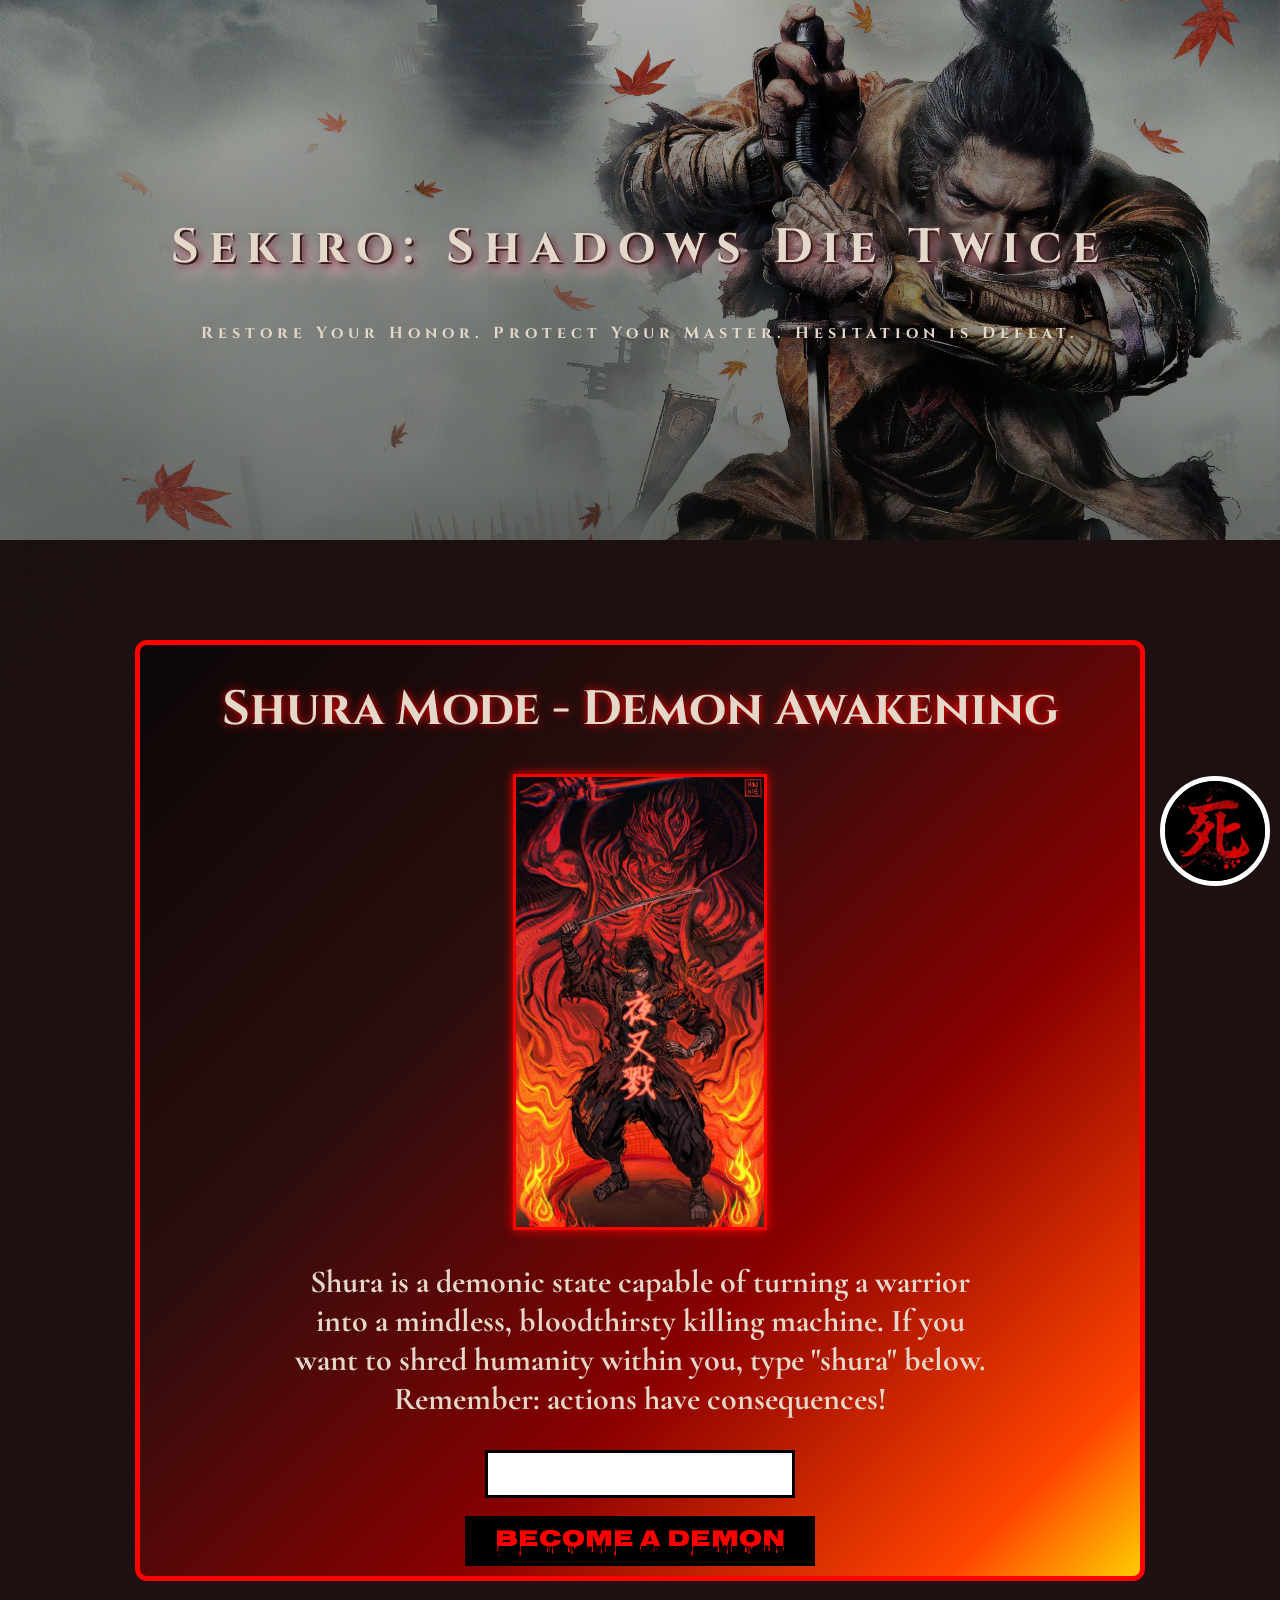
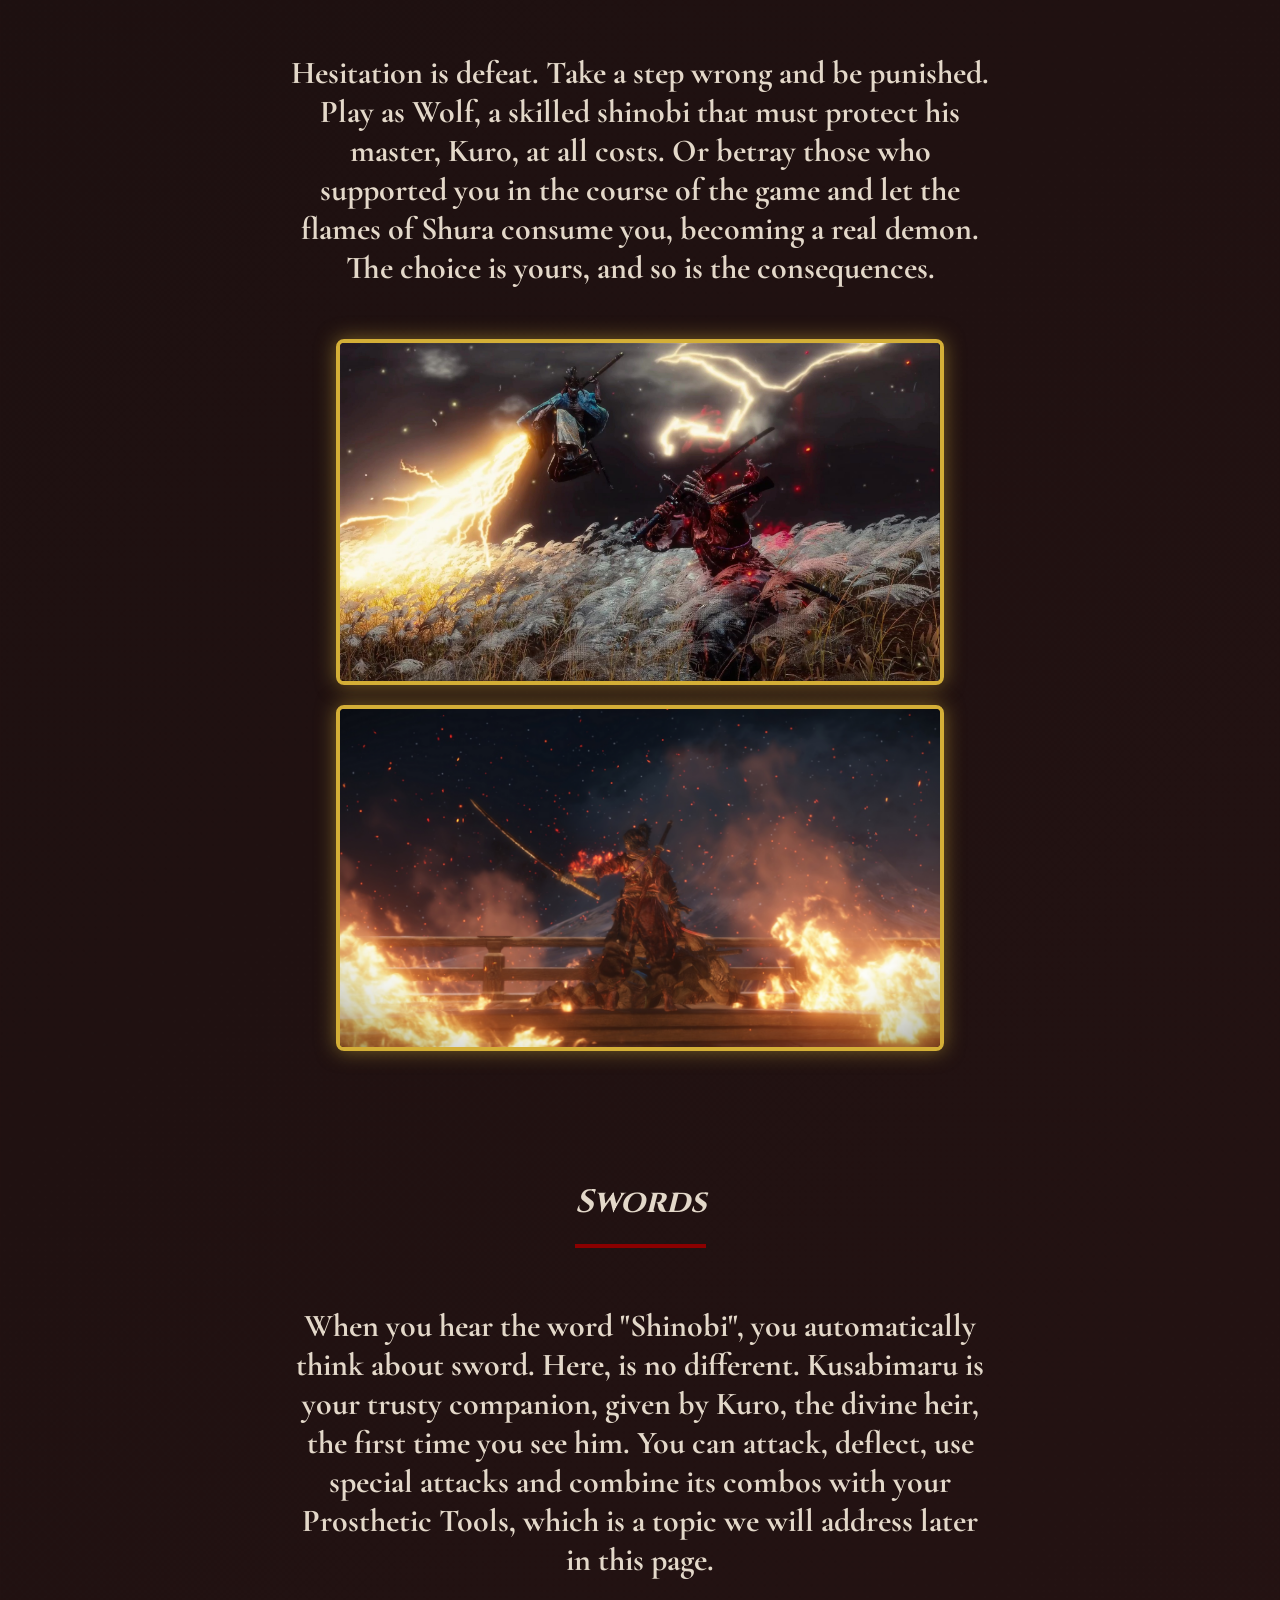
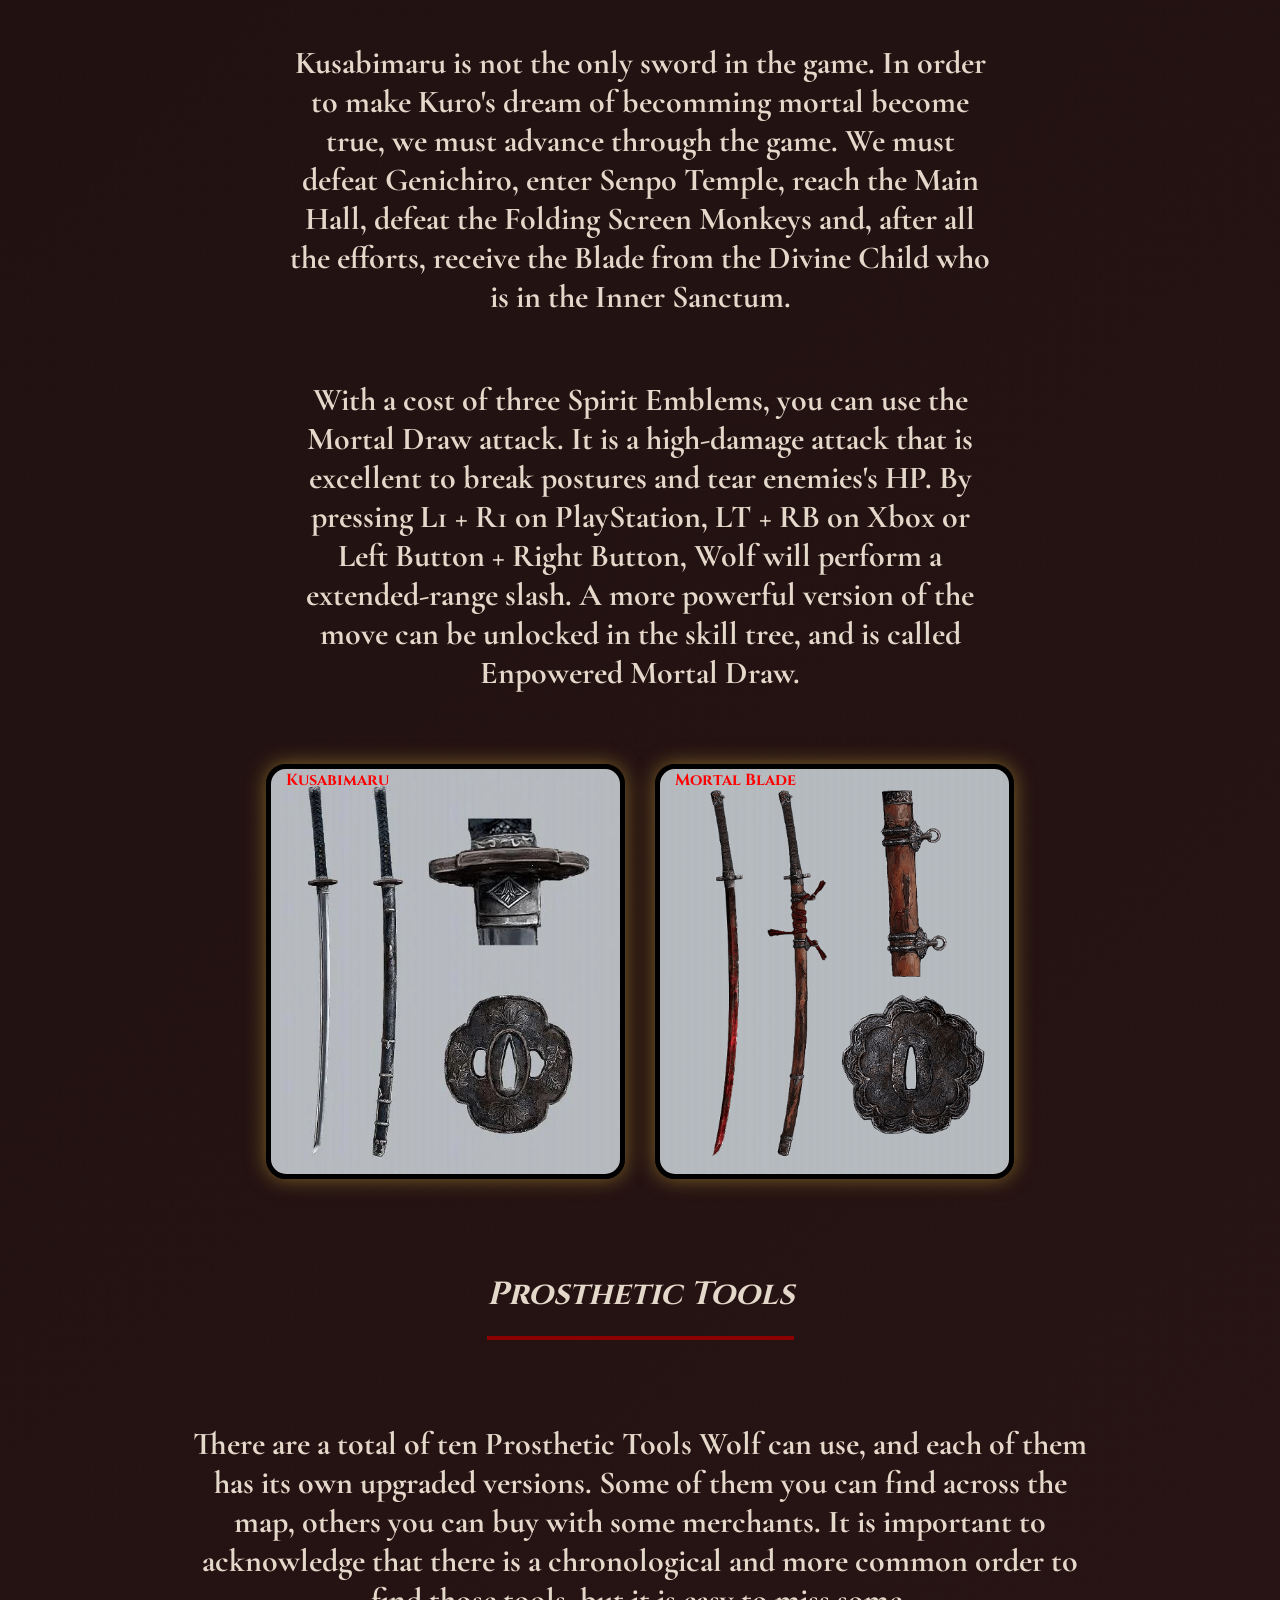
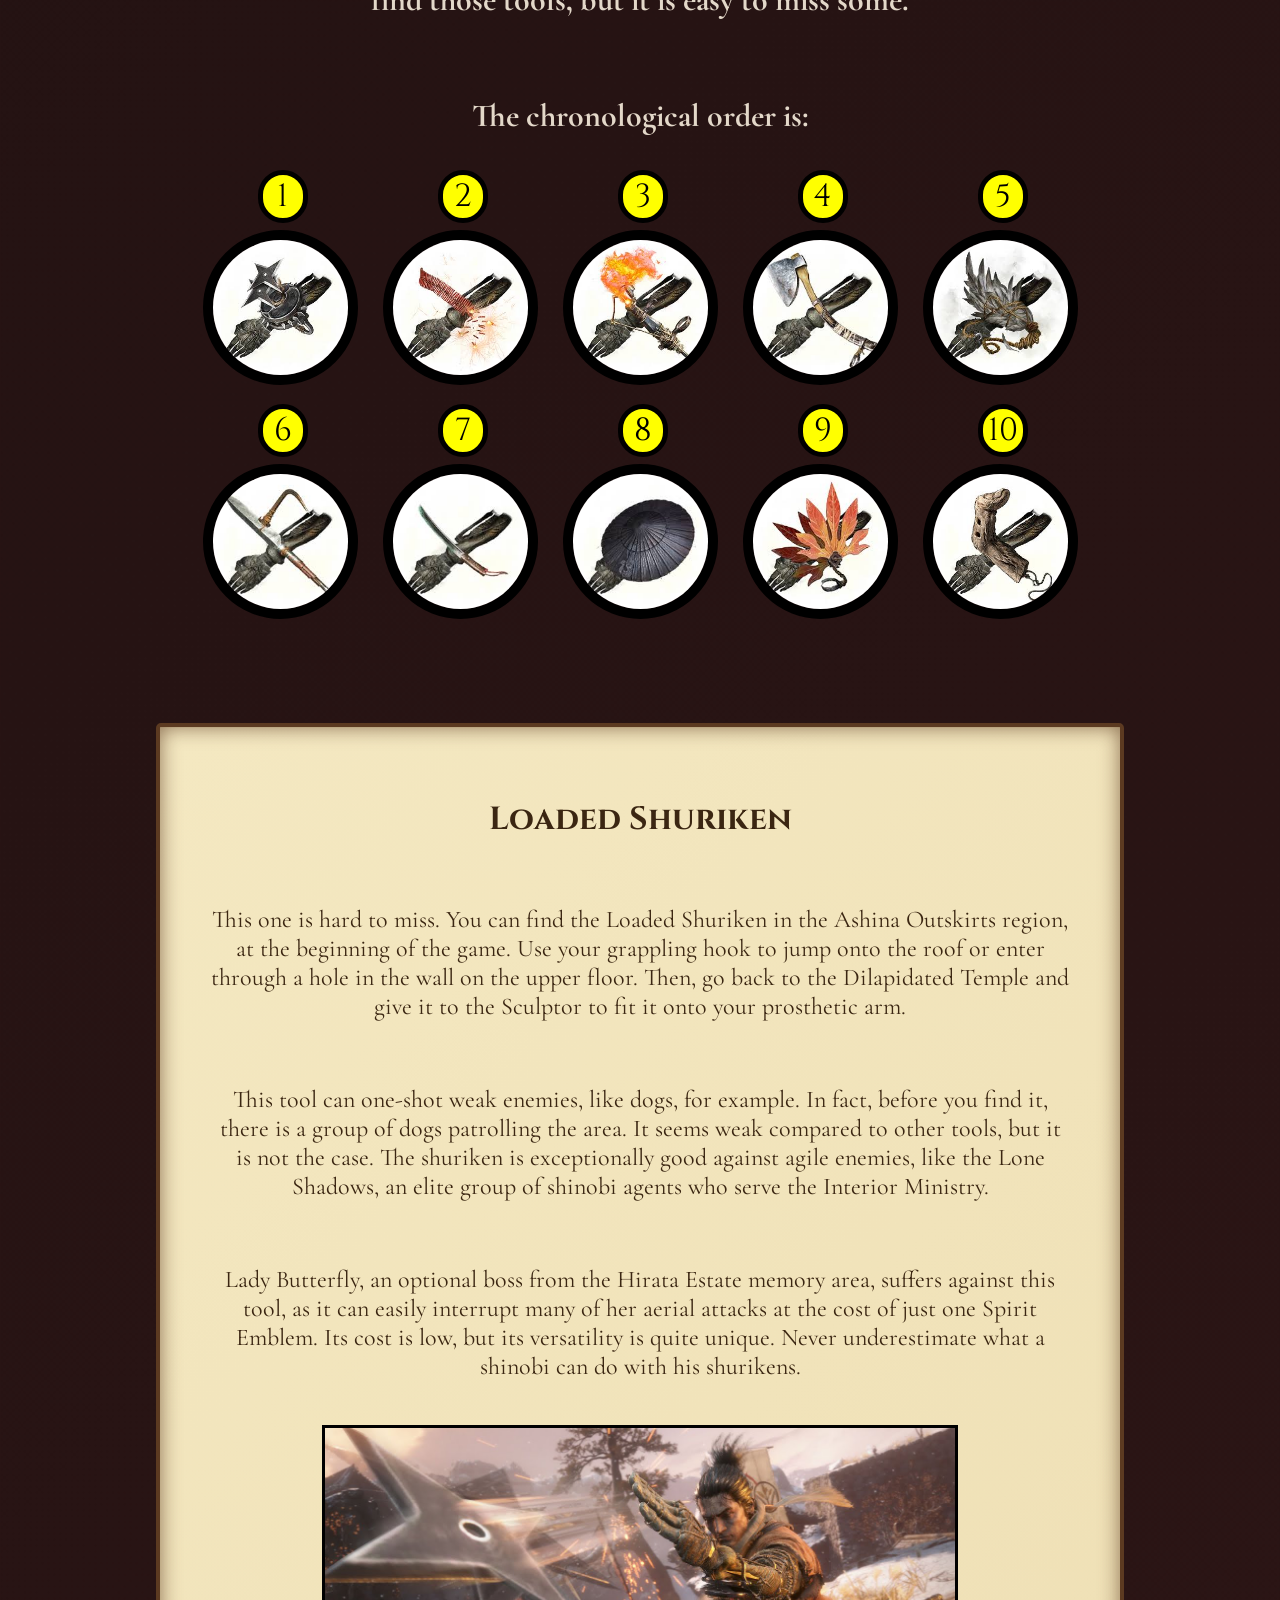
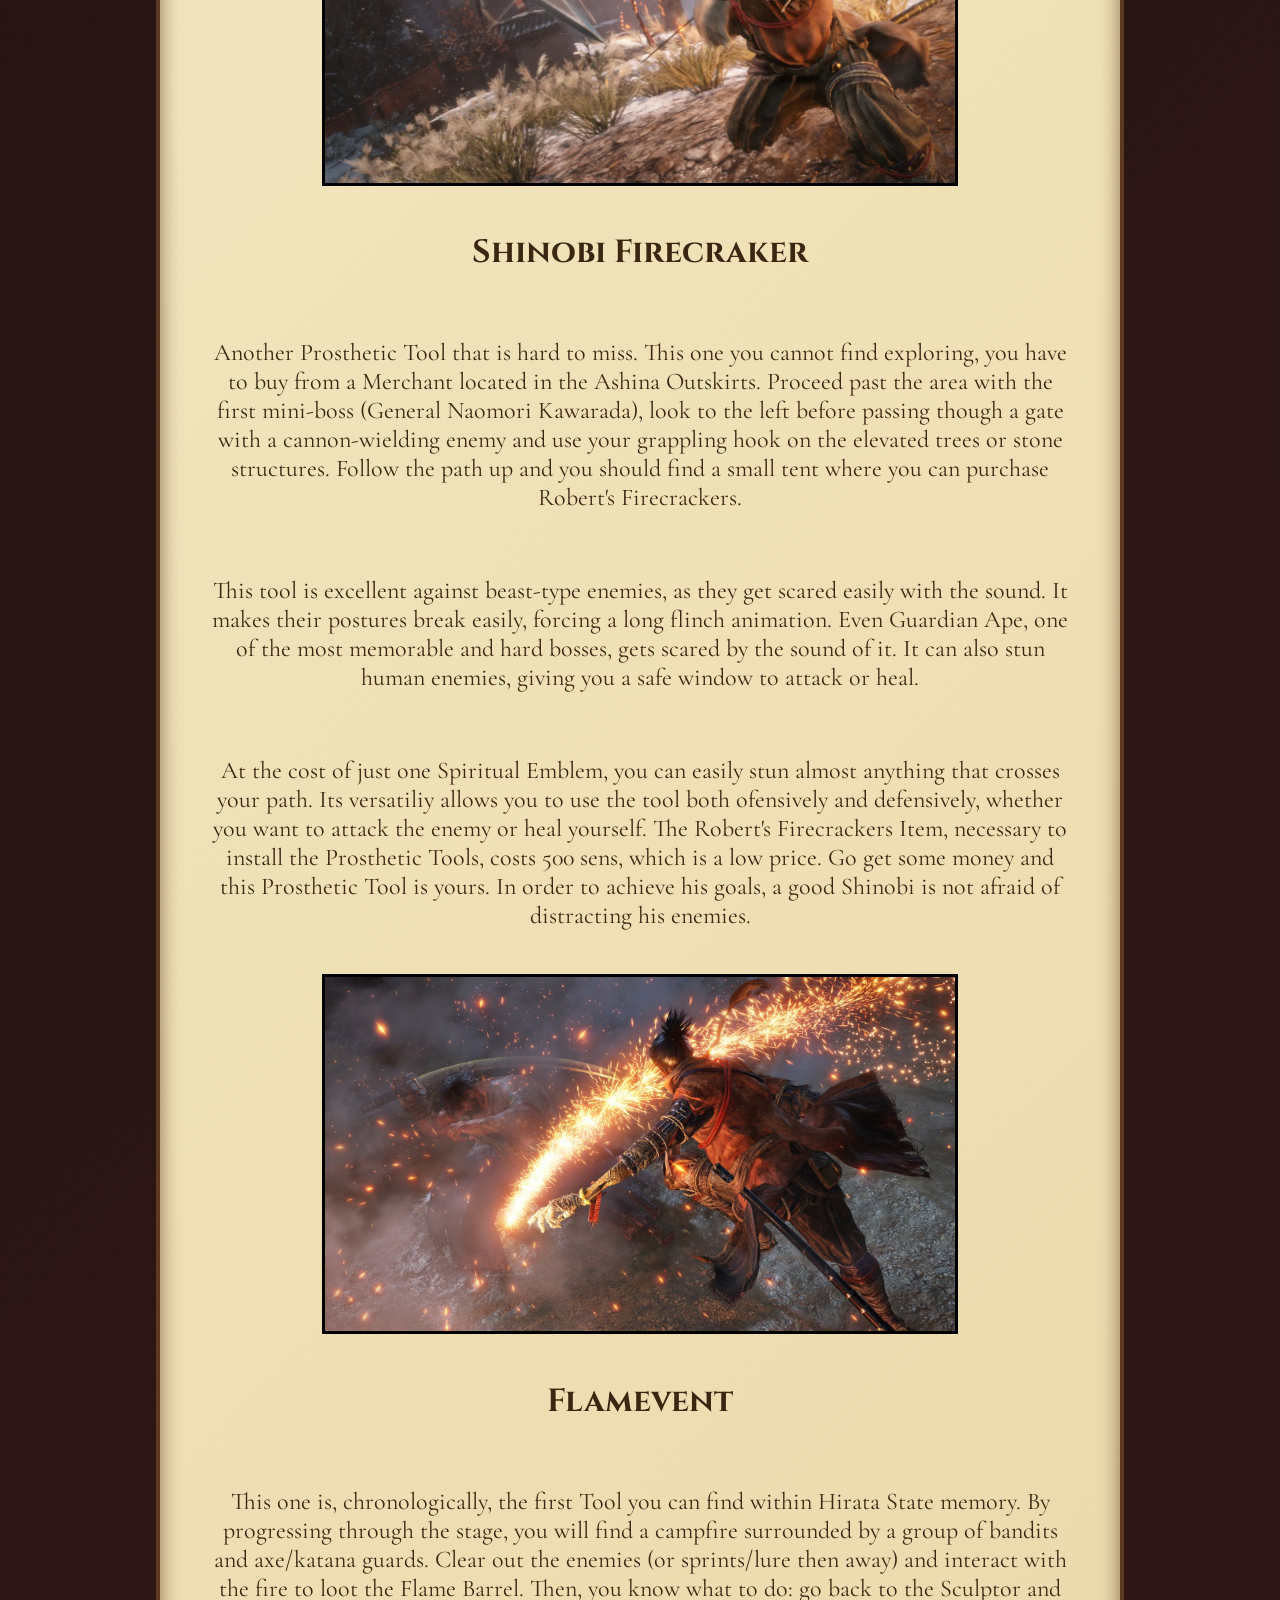
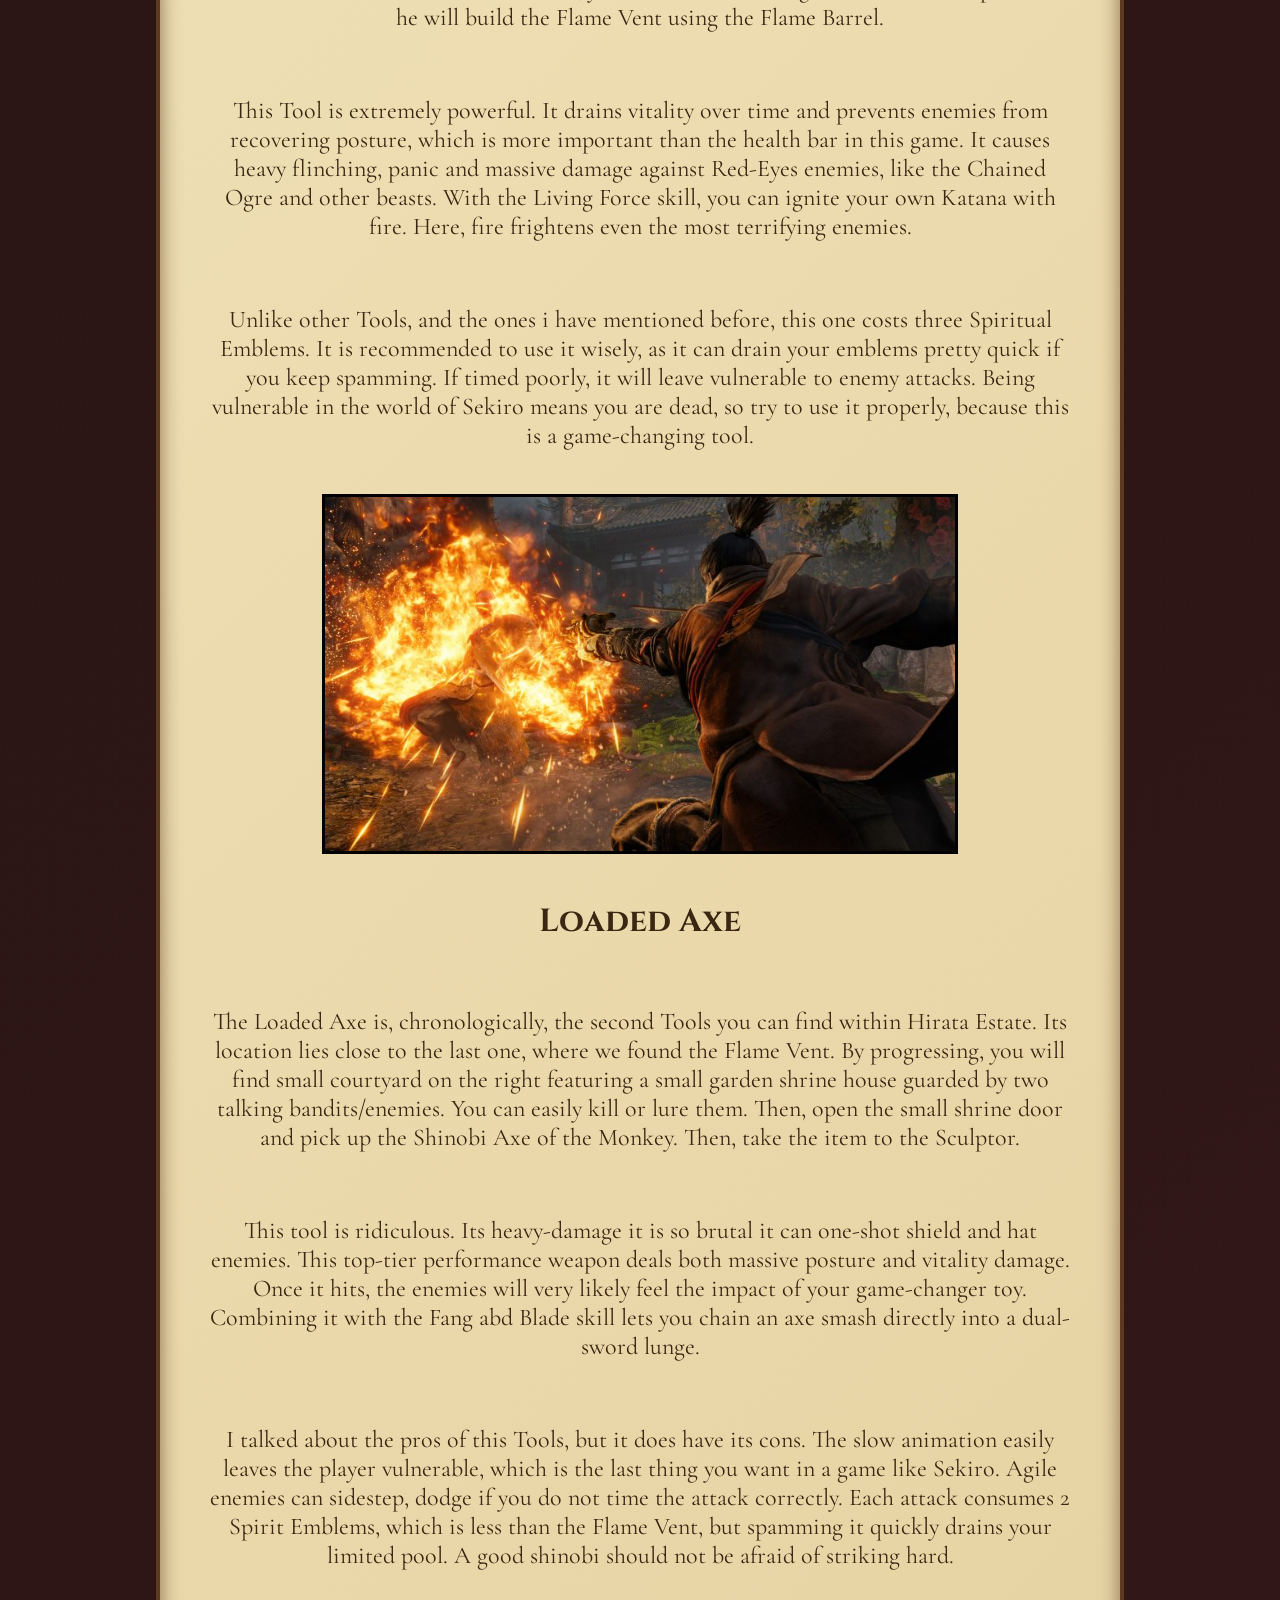
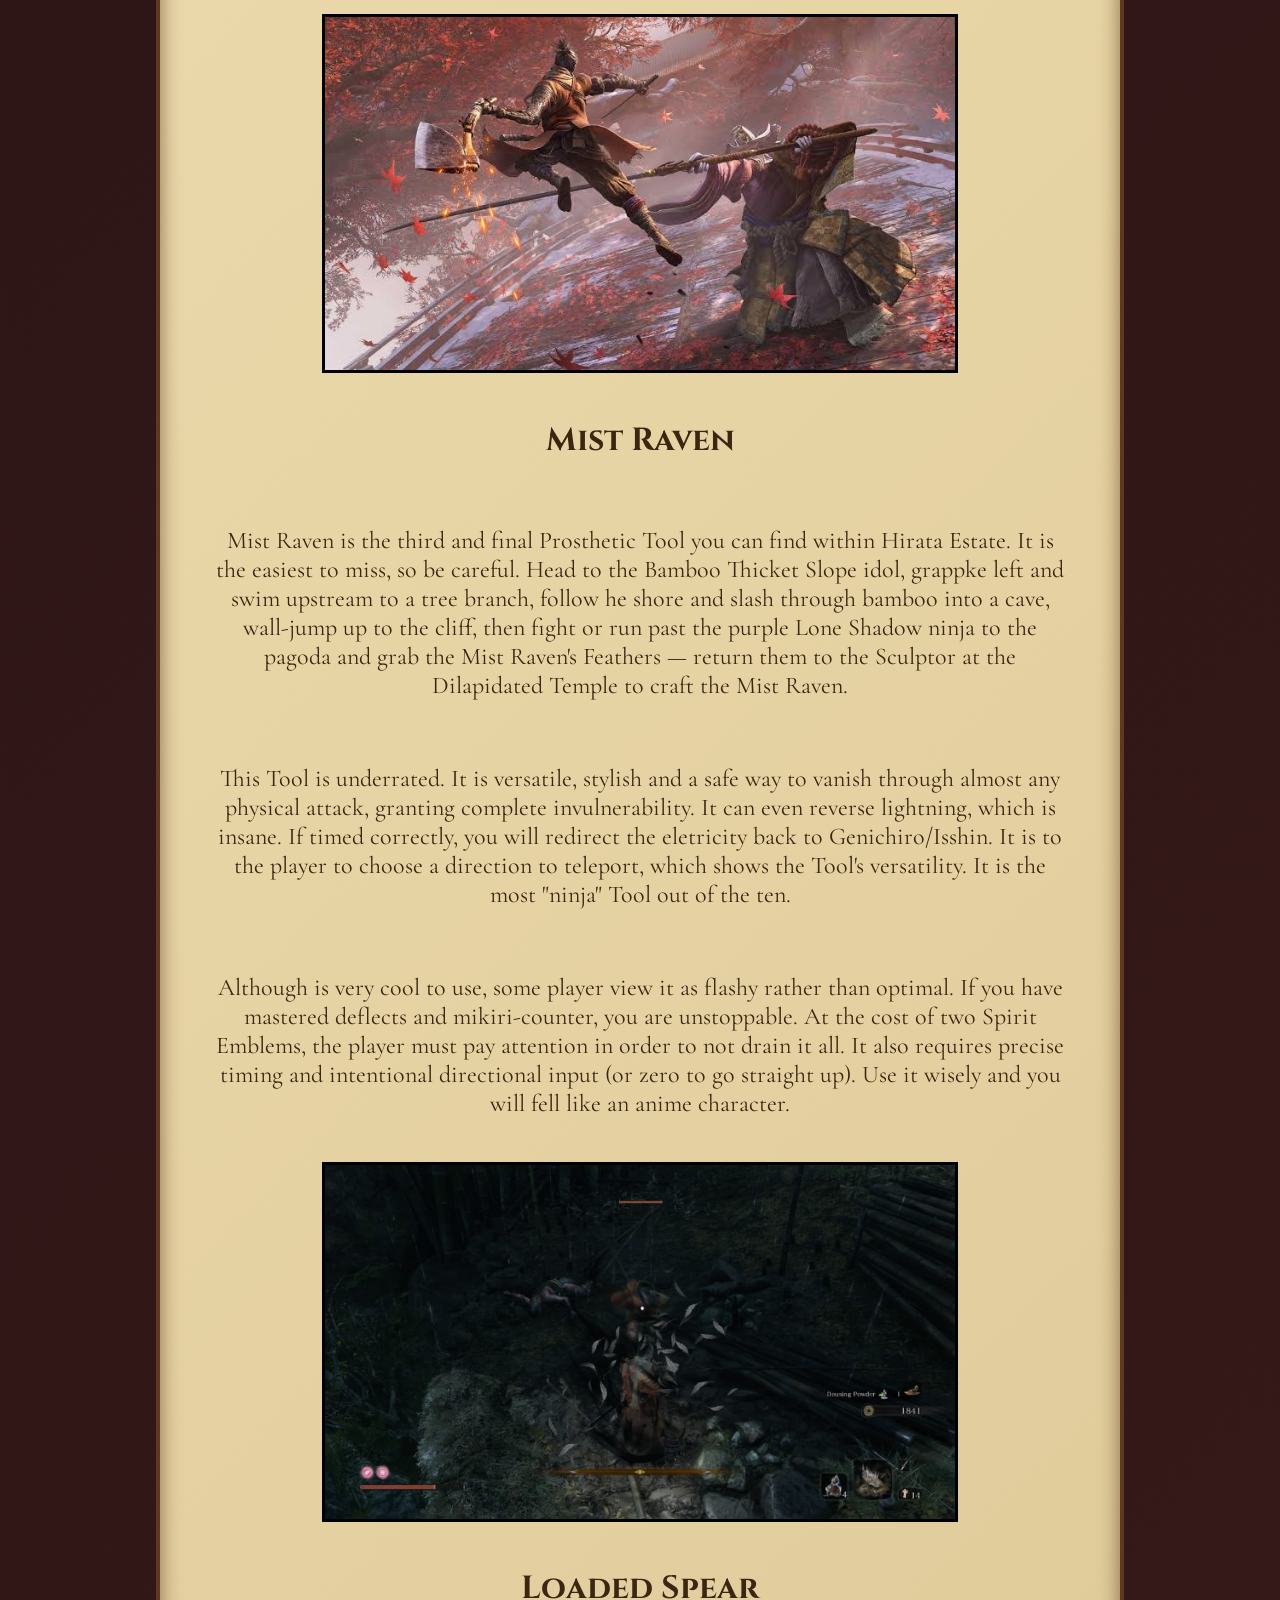
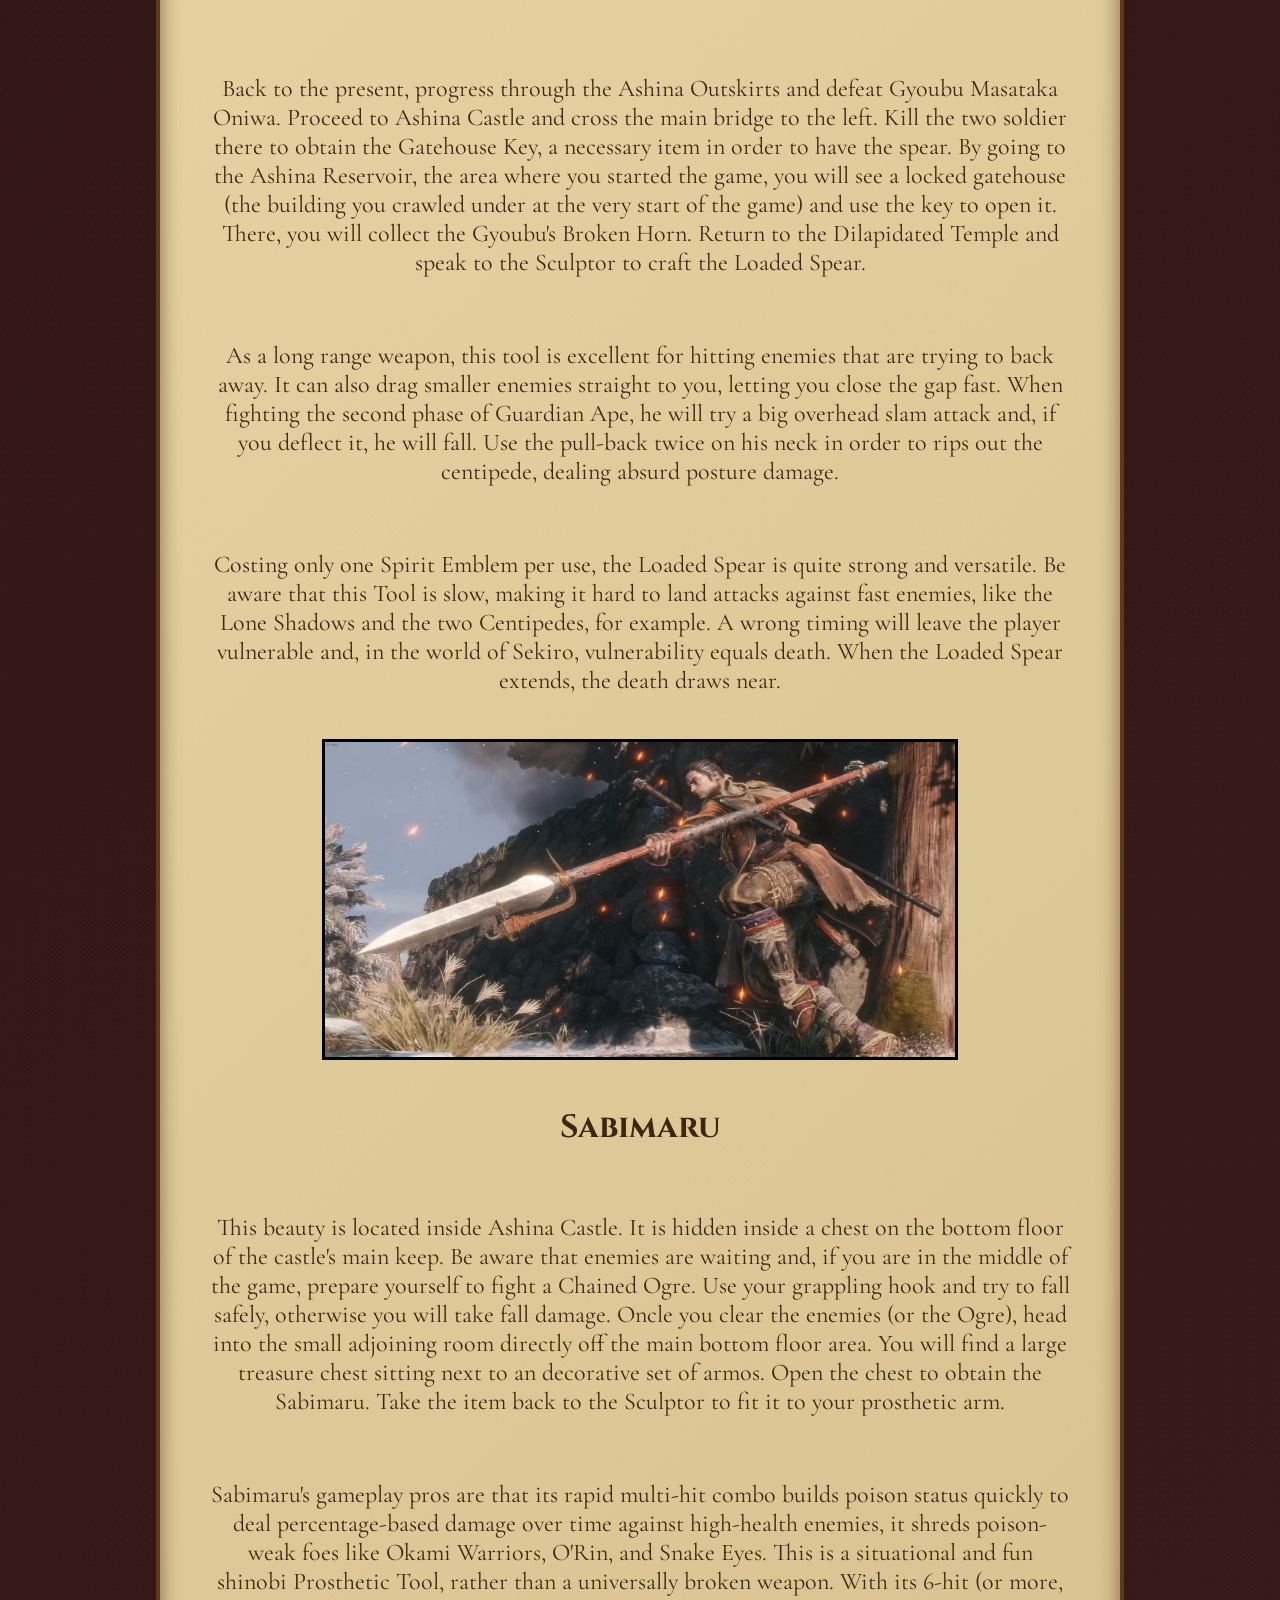
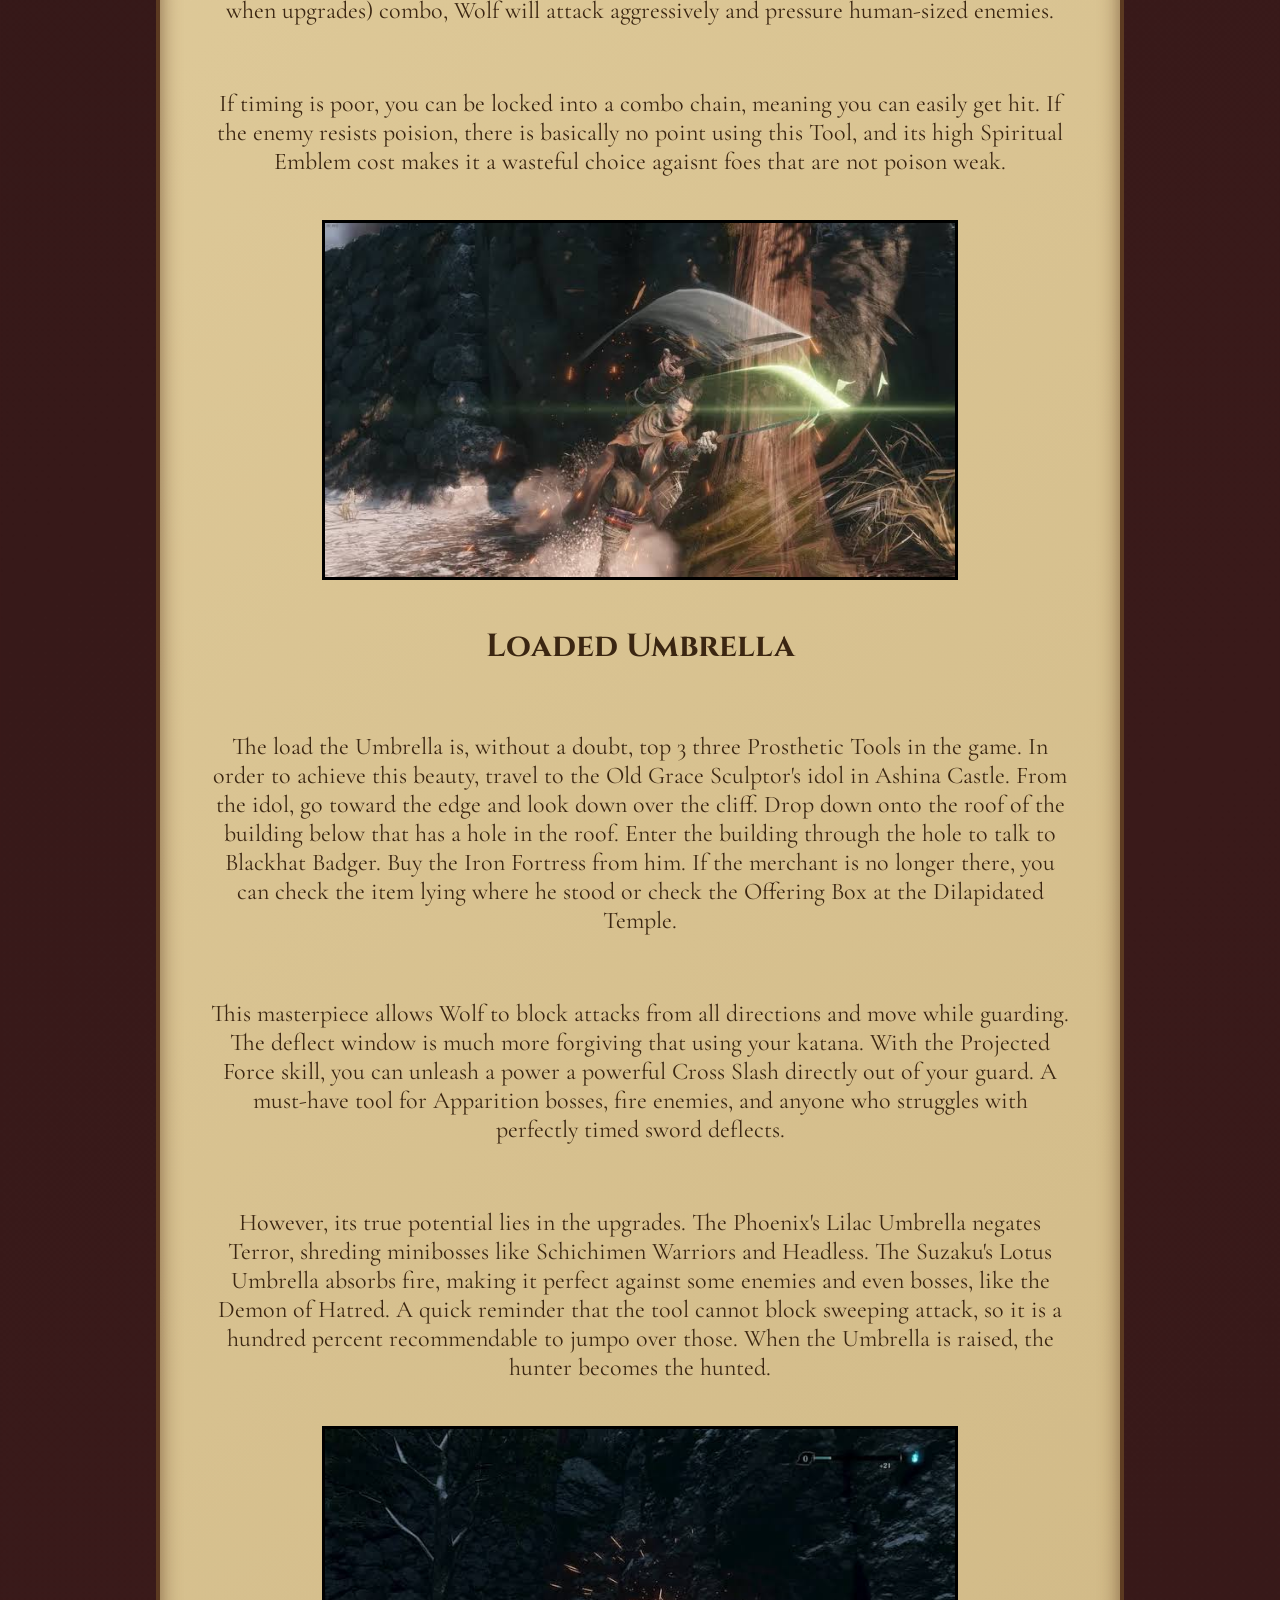
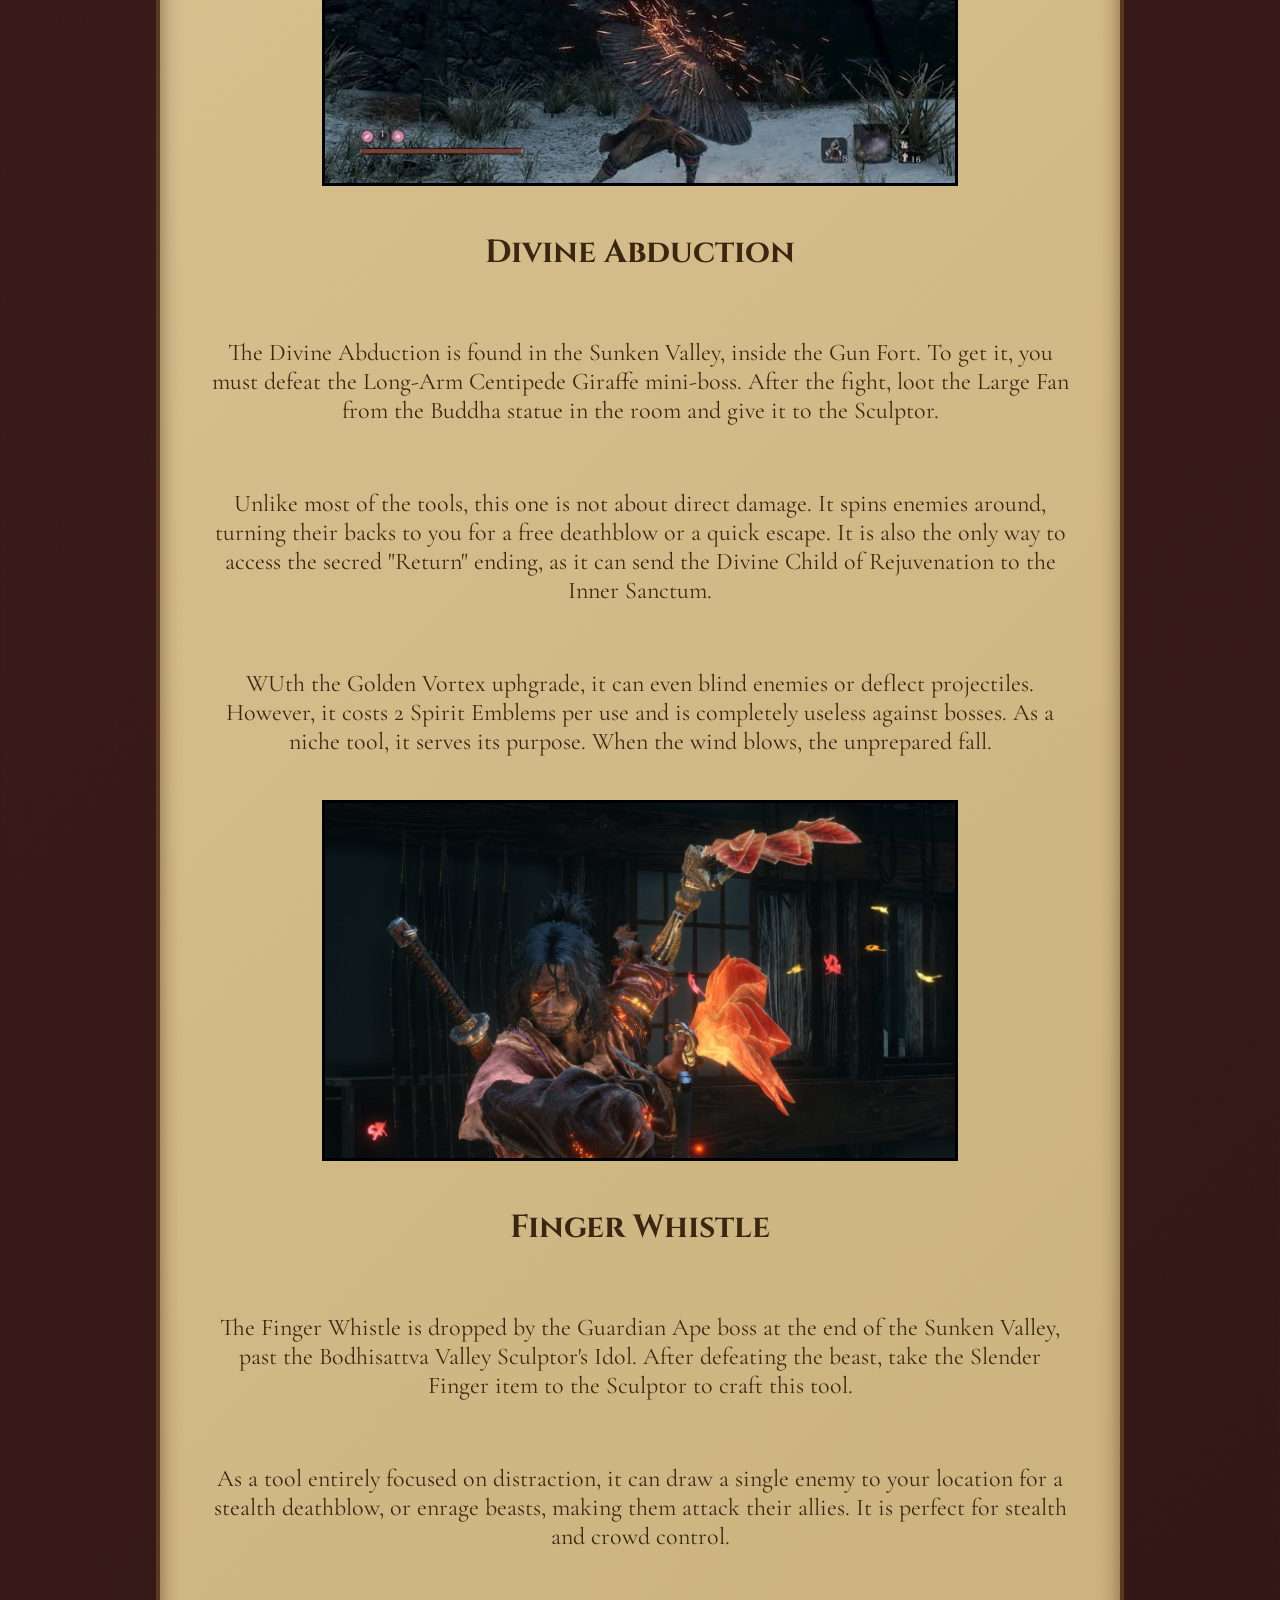
<file: AboutTheGame.html>
<!DOCTYPE html>

<html lang="en">

<head>
    
    <!--Title + Icon + CSS + Fonts + Metatags-->

    <title>Sekiro: Shadows Die Twice</title>
    <link rel="icon" type="image/png" href="SekiroImages/SekiroIcon.png">
    <link rel="stylesheet" href="Sekiro.css">
    <link href="https://fonts.googleapis.com/css2?family=Cinzel:wght@400..900&family=Cormorant+Garamond:ital,wght@0,300..700;1,300..700&family=Nosifer&display=swap" rel="stylesheet">
    <link href="https://fonts.googleapis.com/css2?family=Cinzel:wght@400..900&family=Cormorant+Garamond:ital,wght@0,300..700;1,300..700&family=Nosifer&display=swap" rel="stylesheet">
    <link href="https://fonts.googleapis.com/css2?family=Cinzel:wght@400..900&family=Cormorant+Garamond:ital,wght@0,300..700;1,300..700&family=Nosifer&display=swap" rel="stylesheet">

    <meta charset="UTF-8">
    <meta name="Author" content="Carlos Henryque">
    <meta name="Description" content="A webpage dedicated to a masterpiece of a game.">

</head>

<body>

    <!--Header-->

    <div class="SekiroHeader">
        <h1 id="SekiroTitle">Sekiro: Shadows Die Twice</h1>
        <h2 id="SekiroSubtitle">Restore Your Honor. Protect Your Master. Hesitation is Defeat.</h2>
    </div>

    <!--Shura Mode-->

    <div class="Shura">

        <h1 id="MainTitle">Shura Mode - Demon Awakening</h1>
        <img src="SekiroImages/ShuraMode.jpg" id="ShuraImage">
        <p id="shurap">Shura is a demonic state capable of turning a warrior into a mindless, bloodthirsty killing machine. If you want to shred humanity within you, type "shura" below. Remember: actions have consequences!</p>

        <input type="text" id="shurainput"><br>
        <button onclick="ShuraAwakening()">Become a demon</button>

    </div>

    <!--Presenting the Game-->

    <div class="SekiroPresentation">

        <p>Hesitation is defeat. Take a step wrong and be punished. Play as Wolf, a skilled shinobi that must protect his master, Kuro, at all costs. Or betray those who supported you in the course of the game and let the flames of Shura consume you, becoming a real demon. The choice is yours, and so is the consequences.</p>
        <img src="SekiroImages/SekiroGood.jpg" id="GoodEnding">
        <img src="SekiroImages/SekiroShura.png" id="BadEnding">

    </div>

    <!--Weapons-->

    <div class="SekiroPresentation">

        <h2>Swords</h2>
        <p>When you hear the word "Shinobi", you automatically think about sword. Here, is no different. Kusabimaru is your trusty companion, given by Kuro, the divine heir, the first time you see him. You can attack, deflect, use special attacks and combine its combos with your <span>Prosthetic Tools</span>, which is a topic we will address later in this page.</p>
        <p>Kusabimaru is not the only sword in the game. In order to make Kuro's dream of becomming mortal become true, we must advance through the game. We must defeat Genichiro, enter Senpo Temple, reach the Main Hall, defeat the Folding Screen Monkeys and, after all the efforts, receive the Blade from the Divine Child who is in the Inner Sanctum.</p>
        <p>With a cost of three Spirit Emblems, you can use the Mortal Draw attack. It is a high-damage attack that is excellent to break postures and tear enemies's HP. By pressing L1 + R1 on PlayStation, LT + RB on Xbox or Left Button + Right Button, Wolf will perform a extended-range slash. A more powerful version of the move can be unlocked in the skill tree, and is called Enpowered Mortal Draw.</p>

        <!--Sword Container-->

        <div class="SwordContainer">

            <div class="WeaponItem">
                <img src="SekiroImages/Kusabimaru.webp">
                <span class="Badge">Kusabimaru</span>
            </div>

            <div class="WeaponItem">
                <img src="SekiroImages/MortalBlade.png">
                <span class="Badge">Mortal Blade</span>
            </div>
        </div>
        
    </div>

    <!--Tools-->

    <div class="SekiroTools">

        <h2>Prosthetic Tools</h2>
        <p>There are a total of ten Prosthetic Tools Wolf can use, and each of them has its own upgraded versions. Some of them you can find across the map, others you can buy with some merchants. It is important to acknowledge that there is a chronological and more common order to find those tools, but it is easy to miss some.</p>
        <p>The chronological order is: </p>
        
        <!-- Shuriken-->

        <div class="ToolsItem">
            <img src="Tools/Shuriken.jpeg">
            <span class="ToolsBadge">1</span>
        </div>
        
        <!--Firecracker-->

        <div class="ToolsItem">
            <img src="Tools/Firecracker.jpeg">
            <span class="ToolsBadge">2</span>
        </div>
        
        <!--Flamevent-->

        <div class="ToolsItem">
            <img src="Tools/Flamevent.jpeg">
            <span class="ToolsBadge">3</span>
        </div>

        <!--Axe-->
        
        <div class="ToolsItem">
            <img src="Tools/Axe.jpeg">
            <span class="ToolsBadge">4</span>
        </div>

        <!--Mist Raven-->
        
        <div class="ToolsItem">
            <img src="Tools/MistRaven.jpeg">
            <span class="ToolsBadge">5</span>
        </div>

        <!--Spear-->

        <div class="ToolsItem">
            <img src="Tools/Spear.jpeg">
            <span class="ToolsBadge">6</span>
        </div>

        <!--Sabimaru-->
        
        <div class="ToolsItem">
            <img src="Tools/Sabimaru.jpeg">
            <span class="ToolsBadge">7</span>
        </div>

        <!--Umbrella-->

        <div class="ToolsItem">
            <img src="Tools/Umbrella.jpeg">
            <span class="ToolsBadge">8</span>
        </div>

        <!--Divine Abduction-->

        <div class="ToolsItem">
            <img src="Tools/Abduction.jpeg">
            <span class="ToolsBadge">9</span>
        </div>

        <!--Whistle-->

        <div class="ToolsItem">
            <img src="Tools/Whistle.jpeg">
            <span class="ToolsBadge">10</span>
        </div>

    </div>

    <!--Presenting the Tools-->

    <div class="ToolsPresentation">

        <!--Shuriken-->

        <h1>Loaded Shuriken</h1>
        <p>This one is hard to miss. You can find the Loaded Shuriken in the Ashina Outskirts region, at the beginning of the game. Use your grappling hook to jump onto the roof or enter through a hole in the wall on the upper floor. Then, go back to the Dilapidated Temple and give it to the Sculptor to fit it onto your prosthetic arm.</p>
        <p>This tool can one-shot weak enemies, like dogs, for example. In fact, before you find it, there is a group of dogs patrolling the area. It seems weak compared to other tools, but it is not the case. The shuriken is exceptionally good against agile enemies, like the Lone Shadows, an elite group of shinobi agents who serve the Interior Ministry. </p>
        <p>Lady Butterfly, an optional boss from the Hirata Estate memory area, suffers against this tool, as it can easily interrupt many of her aerial attacks at the cost of just one Spirit Emblem. Its cost is low, but its versatility is quite unique. Never underestimate what a shinobi can do with his shurikens. </p>
        <img src="Tools/ShurikenGameplay.jpeg">

        <!--Firecracker-->

        <h1>Shinobi Firecraker</h1>
        <p>Another Prosthetic Tool that is hard to miss. This one you cannot find exploring, you have to buy from a Merchant located in the Ashina Outskirts. Proceed past the area with the first mini-boss (General Naomori Kawarada), look to the left before passing though a gate with a cannon-wielding enemy and use your grappling hook on the elevated trees or stone structures. Follow the path up and you should find a small tent where you can purchase Robert's Firecrackers.</p>
        <p>This tool is excellent against beast-type enemies, as they get scared easily with the sound. It makes their postures break easily, forcing a long flinch animation. Even Guardian Ape, one of the most memorable and hard bosses, gets scared by the sound of it. It can also stun human enemies, giving you a safe window to attack or heal.</p>
        <p>At the cost of just one Spiritual Emblem, you can easily stun almost anything that crosses your path. Its versatiliy allows you to use the tool both ofensively and defensively, whether you want to attack the enemy or heal yourself. The Robert's Firecrackers Item, necessary to install the Prosthetic Tools, costs 500 sens, which is a low price. Go get some money and this Prosthetic Tool is yours. In order to achieve his goals, a good Shinobi is not afraid of distracting his enemies. </p>
        <img src="Tools/FirecrackerGameplay.avif">

        <!--Flame Vent-->

        <h1>Flamevent</h1>
        <p>This one is, chronologically, the first Tool you can find within Hirata State memory. By progressing through the stage, you will find a campfire surrounded by a group of bandits and axe/katana guards. Clear out the enemies (or sprints/lure then away) and interact with the fire to loot the Flame Barrel. Then, you know what to do: go back to the Sculptor and he will build the Flame Vent using the Flame Barrel.</p>
        <p>This Tool is extremely powerful. It drains vitality over time and prevents enemies from recovering posture, which is more important than the health bar in this game. It causes heavy flinching, panic and massive damage against Red-Eyes enemies, like the Chained Ogre and other beasts. With the Living Force skill, you can ignite your own Katana with fire. Here, fire frightens even the most terrifying enemies.</p>
        <p>Unlike other Tools, and the ones i have mentioned before, this one costs three Spiritual Emblems. It is recommended to use it wisely, as it can drain your emblems pretty quick if you keep spamming. If timed poorly, it will leave vulnerable to enemy attacks. Being vulnerable in the world of Sekiro means you are dead, so try to use it properly, because this is a game-changing tool.</p>
        <img src="Tools/FlameventGameplay.jpg">
        
        <!--Loaded Axe-->

        <h1>Loaded Axe</h1>
        <p>The Loaded Axe is, chronologically, the second Tools you can find within Hirata Estate. Its location lies close to the last one, where we found the Flame Vent. By progressing, you will find small courtyard on the right featuring a small garden shrine house guarded by two talking bandits/enemies. You can easily kill or lure them. Then, open the small shrine door and pick up the Shinobi Axe of the Monkey. Then, take the item to the Sculptor.</p>
        <p>This tool is ridiculous. Its heavy-damage it is so brutal it can one-shot shield and hat enemies. This top-tier performance weapon deals both massive posture and vitality damage. Once it hits, the enemies will very likely feel the impact of your game-changer toy. Combining it with the Fang abd Blade skill lets you chain an axe smash directly into a dual-sword lunge.</p>
        <p>I talked about the pros of this Tools, but it does have its cons. The slow animation easily leaves the player vulnerable, which is the last thing you want in a game like Sekiro. Agile enemies can sidestep, dodge if you do not time the attack correctly. Each attack consumes 2 Spirit Emblems, which is less than the Flame Vent, but spamming it quickly drains your limited pool. A good shinobi should not be afraid of striking hard.</p>
        <img src="Tools/AxeGameplay.jpeg">

        <!--Mist Raven-->

        <h1>Mist Raven</h1>
        <p>Mist Raven is the third and final Prosthetic Tool you can find within Hirata Estate. It is the easiest to miss, so be careful. Head to the Bamboo Thicket Slope idol, grappke left and swim upstream to a tree branch, follow he shore and slash through bamboo into a cave, wall-jump up to the cliff, then fight or run past the purple Lone Shadow ninja to the pagoda and grab the Mist Raven's Feathers — return them to the Sculptor at the Dilapidated Temple to craft the Mist Raven.</p>
        <p>This Tool is underrated. It is versatile, stylish and a safe way to vanish through almost any physical attack, granting complete invulnerability. It can even reverse lightning, which is insane. If timed correctly, you will redirect the eletricity back to Genichiro/Isshin. It is to the player to choose a direction to teleport, which shows the Tool's versatility. It is the most "ninja" Tool out of the ten.</p>
        <p>Although is very cool to use, some player view it as flashy rather than optimal. If you have mastered deflects and mikiri-counter, you are unstoppable. At the cost of two Spirit Emblems, the player must pay attention in order to not drain it all. It also requires precise timing and intentional directional input (or zero to go straight up). Use it wisely and you will fell like an anime character.</p>
        <img src="Tools/MistRavenGameplay.jpg">

        <!--Loaded Spear-->

        <h1>Loaded Spear</h1>
        <p>Back to the present, progress through the Ashina Outskirts and defeat Gyoubu Masataka Oniwa. Proceed to Ashina Castle and cross the main bridge to the left. Kill the two soldier there to obtain the Gatehouse Key, a necessary item in order to have the spear. By going to the Ashina Reservoir, the area where you started the game, you will see a locked gatehouse (the building you crawled under at the very start of the game) and use the key to open it. There, you will collect the Gyoubu's Broken Horn. Return to the Dilapidated Temple and speak to the Sculptor to craft the Loaded Spear.</p>
        <p>As a long range weapon, this tool is excellent for hitting enemies that are trying to back away. It can also drag smaller enemies straight to you, letting you close the gap fast. When fighting the second phase of Guardian Ape, he will try a big overhead slam attack and, if you deflect it, he will fall. Use the pull-back twice on his neck in order to rips out the centipede, dealing absurd posture damage.</p>
        <p>Costing only one Spirit Emblem per use, the Loaded Spear is quite strong and versatile. Be aware that this Tool is slow, making it hard to land attacks against fast enemies, like the Lone Shadows and the two Centipedes, for example. A wrong timing will leave the player vulnerable and, in the world of Sekiro, vulnerability equals death. When the Loaded Spear extends, the death draws near.</p>
        <img src="Tools/SpearGameplay.avif">

        <!--Sabimaru-->

        <h1>Sabimaru</h1>
        <p>This beauty is located inside Ashina Castle. It is hidden inside a chest on the bottom floor of the castle's main keep. Be aware that enemies are waiting and, if you are in the middle of the game, prepare yourself to fight a Chained Ogre. Use your grappling hook and try to fall safely, otherwise you will take fall damage. Oncle you clear the enemies (or the Ogre), head into the small adjoining room directly off the main bottom floor area. You will find a large treasure chest sitting next to an decorative set of armos. Open the chest to obtain the Sabimaru. Take the item back to the Sculptor to fit it to your prosthetic arm.</p>
        <p>Sabimaru's gameplay pros are that its rapid multi-hit combo builds poison status quickly to deal percentage-based damage over time against high-health enemies, it shreds poison-weak foes like Okami Warriors, O'Rin, and Snake Eyes. This is a situational and fun shinobi Prosthetic Tool, rather than a universally broken weapon. With its 6-hit (or more, when upgrades) combo, Wolf will attack aggressively and pressure human-sized enemies.</p>
        <p>If timing is poor, you can be locked into a combo chain, meaning you can easily get hit. If the enemy resists poision, there is basically no point using this Tool, and its high Spiritual Emblem cost makes it a wasteful choice agaisnt foes that are not poison weak. </p>
        <img src="Tools/SabimaruGameplay.jpeg">

        <!--Umbrella-->

        <h1>Loaded Umbrella</h1>
        <p>The load the Umbrella is, without a doubt, top 3 three Prosthetic Tools in the game. In order to achieve this beauty, travel to the Old Grace Sculptor's idol in Ashina Castle. From the idol, go toward the edge and look down over the cliff. Drop down onto the roof of the building below that has a hole in the roof. Enter the building through the hole to talk to Blackhat Badger. Buy the Iron Fortress from him. If the merchant is no longer there, you can check the item lying where he stood or check the Offering Box at the Dilapidated Temple.</p>
        <p>This masterpiece allows Wolf to block attacks from all directions and move while guarding. The deflect window is much more forgiving that using your katana. With the Projected Force skill, you can unleash a power a powerful Cross Slash directly out of your guard. A must-have tool for Apparition bosses, fire enemies, and anyone who struggles with perfectly timed sword deflects.</p>
        <p>However, its true potential lies in the upgrades. The Phoenix's Lilac Umbrella negates Terror, shreding minibosses like Schichimen Warriors and Headless. The Suzaku's Lotus Umbrella absorbs fire, making it perfect against some enemies and even bosses, like the Demon of Hatred. A quick reminder that the tool cannot block sweeping attack, so it is a hundred percent recommendable to jumpo over those. When the Umbrella is raised, the hunter becomes the hunted.</p>
        <img src="Tools/UmbrellaGameplay.jpeg">

        <!--Divine Abduction-->

        <h1>Divine Abduction</h1>
        <p>The Divine Abduction is found in the Sunken Valley, inside the Gun Fort. To get it, you must defeat the Long-Arm Centipede Giraffe mini-boss. After the fight, loot the Large Fan from the Buddha statue in the room and give it to the Sculptor.</p>
        <p>Unlike most of the tools, this one is not about direct damage. It spins enemies around, turning their backs to you for a free deathblow or a quick escape. It is also the only way to access the secred "Return" ending, as it can send the Divine Child of Rejuvenation to the Inner Sanctum.</p>
        <p>WUth the Golden Vortex uphgrade, it can even blind enemies or deflect projectiles. However, it costs 2 Spirit Emblems per use and is completely useless against bosses. As a niche tool, it serves its purpose. When the wind blows, the unprepared fall.</p>
        <img src="Tools/DivineAbductionGameplay.jpg">

        <!--Finger Whistle-->

        <h1>Finger Whistle</h1>
        <p>The Finger Whistle is dropped by the Guardian Ape boss at the end of the Sunken Valley, past the Bodhisattva Valley Sculptor's Idol. After defeating the beast, take the Slender Finger item to the Sculptor to craft this tool.</p>
        <p>As a tool entirely focused on distraction, it can draw a single enemy to your location for a stealth deathblow, or enrage beasts, making them attack their allies. It is perfect for stealth and crowd control.</p>
        <p>However, its true purpose is tied to a specific boss. The upgrade version, called Malcontent, can be used to stun the Demon of Hatred, giving Wolf massive window to attack. Be aware that it costs three Spirit Emblems per use and has almost no affect on other bosses, besides Demon of Hatred. The whistle calls, and the beast listens.</p>
        <img src="Tools/WhistleGameplay.jpg">

    </div>

    <!--Sugars-->

    <div class="SekiroPresentation">

        <h2>Temporary buffs</h2>

        <p>Sugars are consumables created by the monks of the Senpou Temple. Biting into one grants Wolf a temporary combat buff that lasts 30 seconds (or 45 seconds with the Devotion latent skill). Only one Sugar effect can be active at a time; Using a new one overwrites the previous effect.</p>
        <p>There are five Sugars in total: Ako's Sugar (Red), Yashiraku's Sugar (Dark Red), Gachiin's Sugar (Green), Ungo's Sugar (Blue) and, finally, Gokan's Sugar (Yellow).</p>
        <p>If you are skilled, there are five Headless mini-bosses that, when defeated, drop Spiritfall items. They act as permanent, reusable versions of the Sugars. They remain in your inventory, but cost Spirit Emblems to activate.</p>

        <div class="Sugars">

            <img src="Sugar/AkoSugar.webp" id="Ako">
            <img src="Sugar/YashinakuSugar.webp" id="Yashiraku">
            <img src="Sugar/GachiinSugar.webp" id="Gachiin">
            <img src="Sugar/UngoSugar.webp" id="Ungo">
            <img src="Sugar/GokanSugar.webp" id="Gokan">

            <img src="Sugar/AkoSpiritfall.jpeg" id="AkoSpirit">
            <img src="Sugar/YashirakuSpiritfall.jpeg" id="YashirakuSpirit">
            <img src="Sugar/GachiinSpiritfall.jpeg" id="GachiinSpirit">
            <img src="Sugar/UngoSpiritfall.jpeg" id="UngoSpirit">
            <img src="Sugar/GokanSpiritfall.webp" id="GokanSpirit">

        </div>

    </div>

    <div class="ToolsPresentation">

        <!--Ako-->

        <h1>Ako's Sugar - Attack</h1>
        <p>Ako's Sugar is a very reliable consumable in the game. It increases vitality damage dealt by 12.5% and posture damage dealt by 25%. It does not penalize your maximum health the way Yashiraku does, making it much safer and reliable.</p>
        <p>Player generally farm this consumable around Senpou Temple by killing Senpou Monks and Lesser Centipedes. It is also possible to buy infinite Ako's Sugar from Anayama the Peddler after sending Kotaro to work for him (by giving him the Red and White Pinwheel).</p>
        <img src="Sugar/AkoDance.jpg" id="AkoDance">

        <!--Yashiraku-->

        <h1>Yashiraku's Sugar - High-Risk Attack</h1>
        <p>Yashiraku's Sugar is also a very reliable consumable in the game, if you already know the enemy's moveset. When consumed, it increases Vitality Damage by 25% and Posture Damage by 50%. In enchange, it halves Wolf's vitality and posture by 50%. It is high-risk and not recommended if you are still learning the patterns of the enemy in front of you.</p>
        <p>As a strong sugar, Yashiraku's drop rate is low compared to the other consumables. Some players, instead of trying to farm, move forward to defeat the Headless. The miniboss is located in the Fountainhead Palace, below the water. If you still want to farm, try defeating apparition enemies located in the Hidden Forest, Gun Fort or Sunkey Valley.</p>
        <p>If you look up some YouTubers, whether high-skill flashy players or speedrunners, you will notice Yashiraku is their favorite consumable. That backs up what i said in the first paragraph. High-skilled player already know what to do, so they do not back away from using this powerful buff. </p>
        <img src="Sugar/YashirakuDance.jpg" id="YashirakuDance">

        <!--Gachiin-->

        <h1>Gachiin's Sugar - Stealth</h1>
        <p>Gachiin's Sugar is for players that want to go through sections without getting noticed. Even though Sekiro is more of an action game, with one versus one battles, that does not mean stealth should be underestimated. There are areas with a plethora of enemies patrolling. When that happens, there is no sugar better than Gachiin.</p>
        <p>It is important to make something clear: even though there is a visual effect of Wolf's invisibility, it is still very easy to get spotted if you do not move like a proper Shinobi. Be as sneaky as you can, avoiding unnecessary noise, taking out enemies silently and you should be fine.</p>
        <p>Near to the Ashina Castle Gate Fortress Sculptor's Idol, there a cliff nearby. Jump and perform an aerial deathblow on the small "rat" enemy wearing a straw hat. That an early-method to farm this Sugar. At the Shugendo Sculptor's Idol, you can find three Senpou Assassins on the cliff edge. KIll them and vacuum the drops.</p>
        <img src="Sugar/GachiinDance.jpg" id="GachiinDance">

        <!--Ungo-->

        <h1>Ungo's Sugar - Vitality</h1>
        <p>Ungo's Sugar is useful when you are learning new boss's patterns or trying to survive heavy physical attack, as it reduces vitality damage by 33%. It can save the player from getting one, two-shot. Although it is not an useless consumable, it is not as useful as the others. Sekiro rewards clean deflection over face-tanking hits, making Gokan's Sugar (the next one) much more useful, for example.</p>
        <p>Senpou Monks at Senpou Temple have a chance to drop Ungo's Sugar upon defeat. However, buying is a better option, as you can acquire the consumable from two different merchants. If you want to buy, go to Fujioka the Info Broker at the dilapidated temple or the Shugendo Memorial Mob.</p>
        <p>In sumary, if you deflect properly, your posture meter takes the hit instead of your health. making damage reduction less valuable posture buff (Gokan's Sugar) or offensive buffs, such as Ako's Sugar or Yashiraku's Sugar. It is a very situational consumable and it is very unlikely you are going to use as you progress. </p>
        <img src="Sugar/UngoDance.jpg" id="UngoDance">

        <!--Gokan-->

        <h1>Gokan's Sugar - Posture</h1>
        <p>Gokan's Sugar is pretty useful. If the player is struggling with multi-hit combos, like the Long-arm Centipedes, it may be good to use this consumable. It temporarily reduces the Posture damage by 67%. However, if your deflect timing is spot-on, your posture will never break. It is very situational rather than versatile.</p>
        <p>The monks at Senpou Temple, Mt. Kongo have a chance to drop Gokan's Sugar upon defeat. To increase the drop rate, it is recommendable to pop a Mibu Balloon. Also, Anayama the Peddler in the Ashina Outskirts sells limited amounts of Gokan's Sugar.</p>
        <p>Definitely more useful than the Ungo's Sugar, but it is very unlikely that you are going to use Gokan's sugar as much as you will use Gachiin or Ako. If the enemy has a multi-hit combo that quickly fills your posture bar, it is highly recommendable to use it. If it does not, there is no point using this consumable.</p>
        <img src="Sugar/GokanDance.jpg" id="GokanDance">

    </div>

    <!--Bosses-->

    <div class="SekiroPresentation">

        <h2>Bosses</h2>
        <p>Now, here comes the part that separates the men from the boys. Sekiro features fifteen main bosses, but you cannot fight all of them in a single playthrough. For example, if you choose to help Owl and abandon Kuro mid-game, you are going to fight Emma (The Gentle Blade) and Isshin Ashina.</p>
        <p>There are three "inner versions" that you can fight, but we will not be counting them here, as it is the same boss with additional attacks. For example, Genichiro can use Sakura dance and reverse lightning. They are available to fight in Reflection of Strenght and Gauntlet of Strenght after beating the game at least once.</p>
        <p>Below, you can bosses's pictures and names. If you want to get deeper into each of them, you can click on their personalized buttons.</p>

        <div class="Bosses">

            <!--First row-->
            
            <div class="CardBoss">

                <img src="Bosses/Gyoubu.webp" id="GyoubuCard" onclick="GyoubuVoiceline()">
                <a href="BossesLore/1. Gyoubu.html" target="_blank" title="Leads you to Gyoubu's page." class="BossButton">Gyoubu Masataka Oniwa</a>

            </div>
            
            <div class="CardBoss">

                <img src="Bosses/LadyB.avif" id="LadybCard" onclick="LadybVoiceline()">
                <a href="BossesLore/2. LadyButterfly.html" target="_blank" title="Leads you to Lady Butterfly's page." class="BossButton">Lady Butterfly</a>

            </div>

            <div class="CardBoss">

                <img src="Bosses/Genichiro.webp">
                <a href="" target="_blank" title="Leads you to Genichiro's page." class="BossButton">Genichiro Ashina</a>

            </div>

            <!--Second row-->

            <div class="CardBoss">

                <img src="Bosses/FoldingScreenMonkeys.avif">
                <a href="" target="_blank" title="Leads you to Monkey's page." class="BossButton">Folding Screen Monkeys</a>

            </div>

            <div class="CardBoss">

                <img src="Bosses/GuardianApe.webp">
                <a href="" target="_blank" title="Leads you to Ape's page." class="BossButton">Guardian Ape</a>

            </div>

            <div class="CardBoss">

                <img src="Bosses/HeadlessApe.avif">
                <a href="" target="_blank" title="Leads you to Headless Ape's page." class="BossButton">Headless Ape</a>

            </div>

            <!--Third row-->

            <div class="CardBoss">

                <img src="Bosses/CorruptedMonk.webp">
                <a href="" target="_blank" title="Leads you to Corrupted Monk's page." class="BossButton">Corrupted Monk</a>

            </div>

            <div class="CardBoss">

                <img src="Bosses/GreatShinobiOwl.avif">
                <a href="" target="_blank" title="Leads you to Owl's page." class="BossButton">Great Shinobi Owl</a>

            </div>

            <div class="CardBoss">

                <img src="Bosses/TrueMonk.webp">
                <a href="" target="_blank" title="Leads you to True Corrupted Monk's page." class="BossButton">True Corrupted Monk</a>

            </div>

            <!--Fourth row-->

            <div class="CardBoss">

                <img src="Bosses/DivineDragon.avif">
                <a href="" target="_blank" title="Leads you to Divine Dragon's page." class="BossButton">Divine Dragon</a>

            </div>

            <div class="CardBoss">
                
                <img src="Bosses/HirataFather.webp">
                <a href="" target="_blank" title="Leads you to Owl (Father)'s page." class="BossButton">Owl (Father)</a>

            </div>

            <div class="CardBoss">

                <img src="Bosses/DemonofHatred.webp">
                <a href="" target="_blank" title="Leads you to The Demon of Hatred's page." class="BossButton">Demon of Hatred</a>

            </div>

            <!--Fifth row-->

            <div class="CardBoss">

                <img src="Bosses/SwordSaint.avif">
                <a href="" target="_blank" title="Leads you to Isshin, the Sword Saint's page." class="BossButton">Isshin, the Sword Saint</a>

            </div>

            <div class="CardBoss">

                <img src="Bosses/GentleBlade.webp" id="EmmaBoss"> 
                <a href="" target="_blank" title="Leads you to Emma, the Gentle Blade's page." class="BossButton">Emma, the Gentle Blade</a>

            </div>

            <div class="CardBoss">

                <img src="Bosses/IsshinAshina.avif">
                <a href="" target="_blank" title="Leads you to Isshin Ashina's page." class="BossButton">Isshin Ashina</a>

            </div>

        </div>

    </div>

    <!--Sekiro Button-->

    <a href="#" class="SekiroButton">
        <img src="SekiroImages/SekiroButton.jpg"> 
    </a>

    <!--Audio-->

    <div class="ControllingAudio">
        
        <img src="SekiroImages/Emma.jpg" id="musicIcon">
        <p id="p1">Ookami-Dono, beating the game is not easy,</p>
        <p id="p2">That is why i want you to relax,</p>
        <p id="p3">Listen to some music to prepare yourself for the battle!</p>

        <audio controls loop id="SekiroSong">
            <source src="Songs/ThemeSong.mp3" type="audio/mpeg">
        </audio>

    </div>

    <!--Sculptor Idol-->

    <div>

        <img src="SekiroImages/SculptorIdol.png" id="SculptorIdol" onclick="Idol()">

    </div>

    <!--Footer-->

    <div class="footerpage">
        
        <p>@ 2026 - Carlos Henryque / Sekiro: Shadows die Twice</p>
        <p>mailto:henryquecarlos2020@gmail.com</p>
        <p>Made with my ❤️ and no hesitation!</p>
    
    </div>

    <!--JS connecting-->

    <script src="jskiro.js"></script>

</body>

</html>
</file>
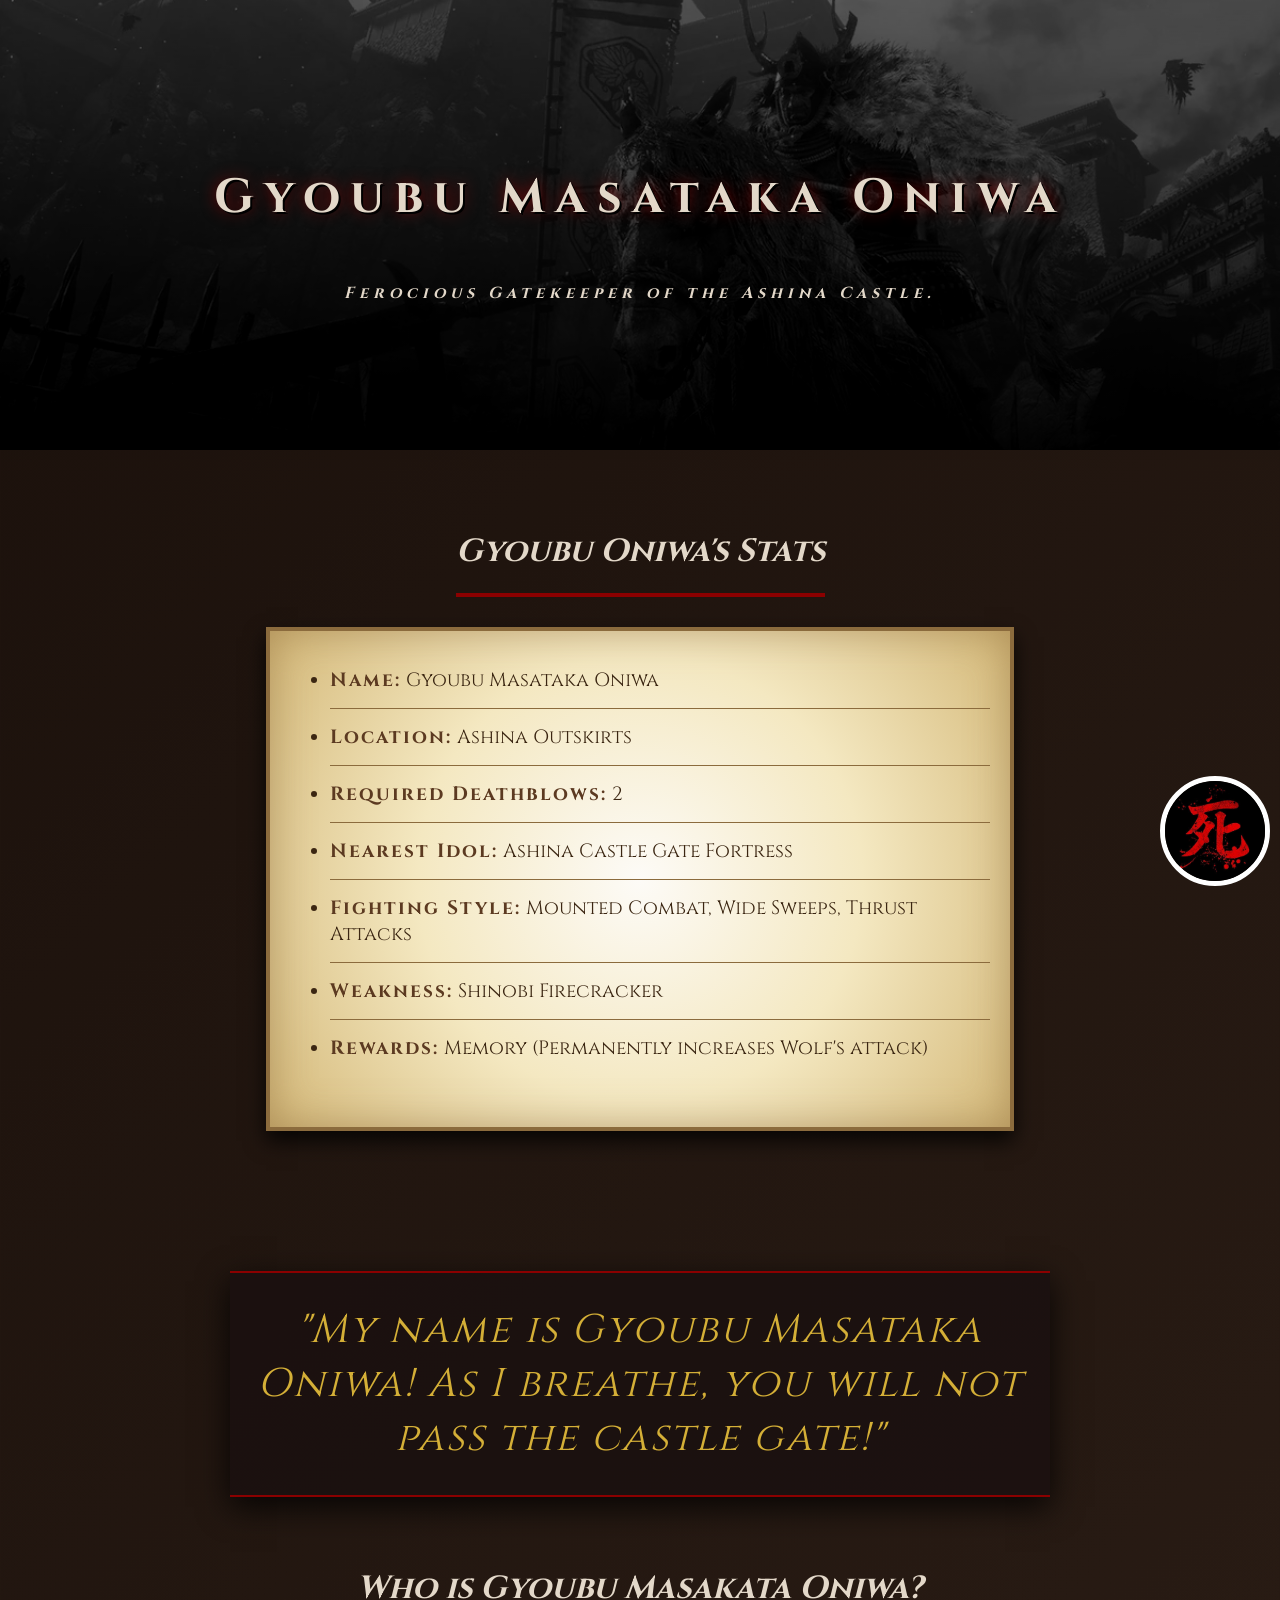
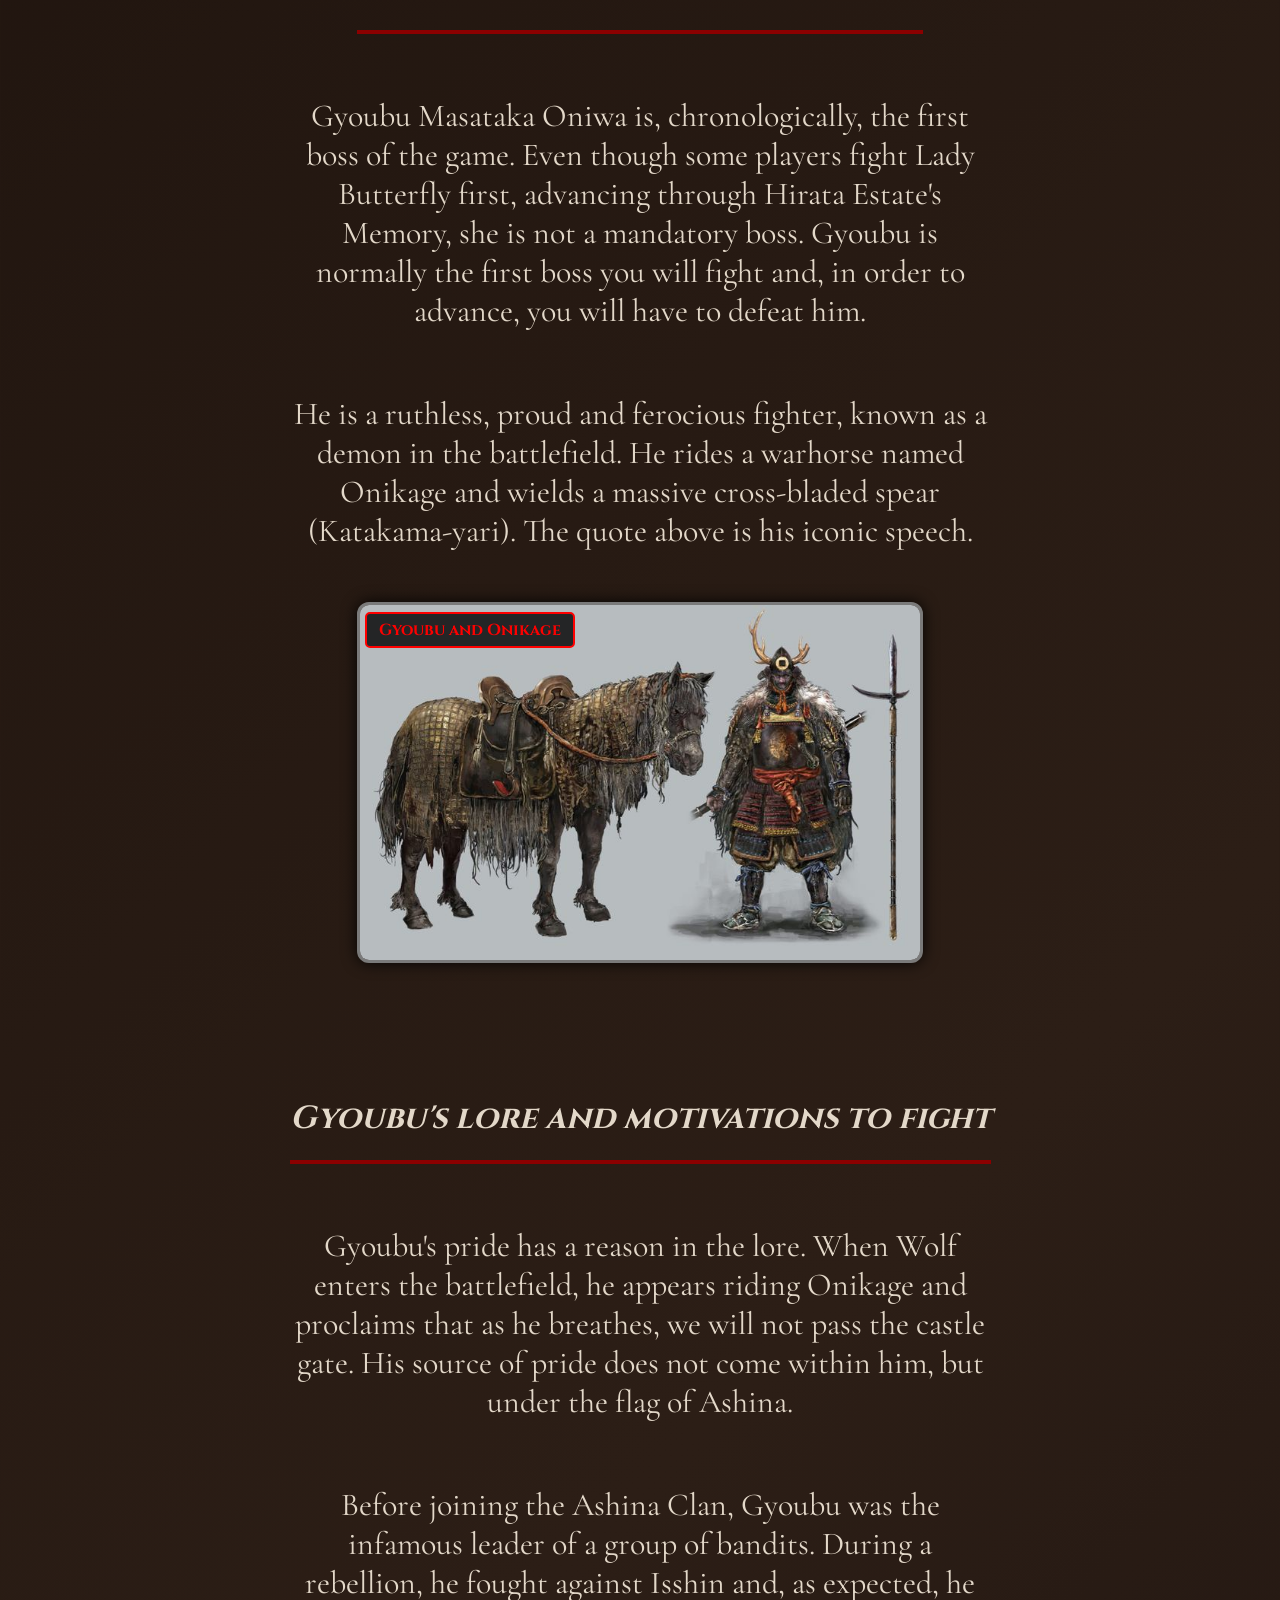
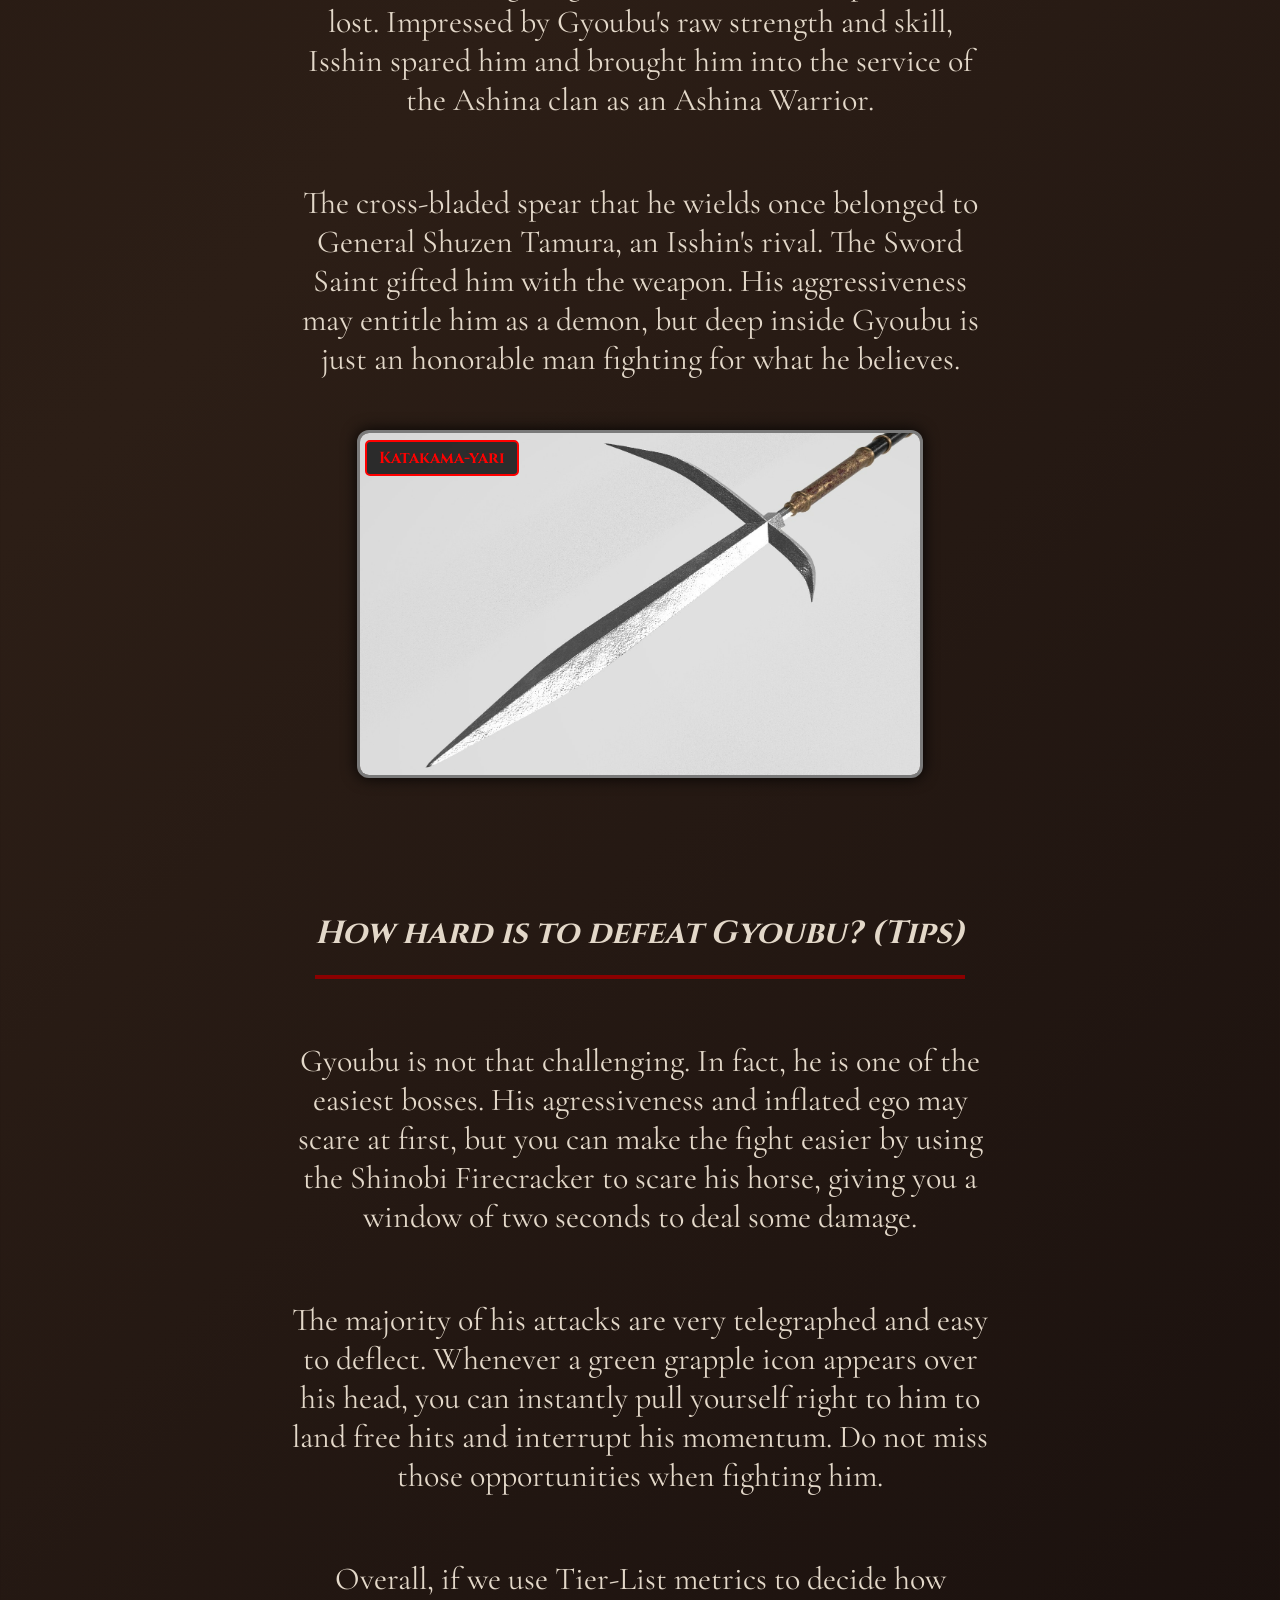
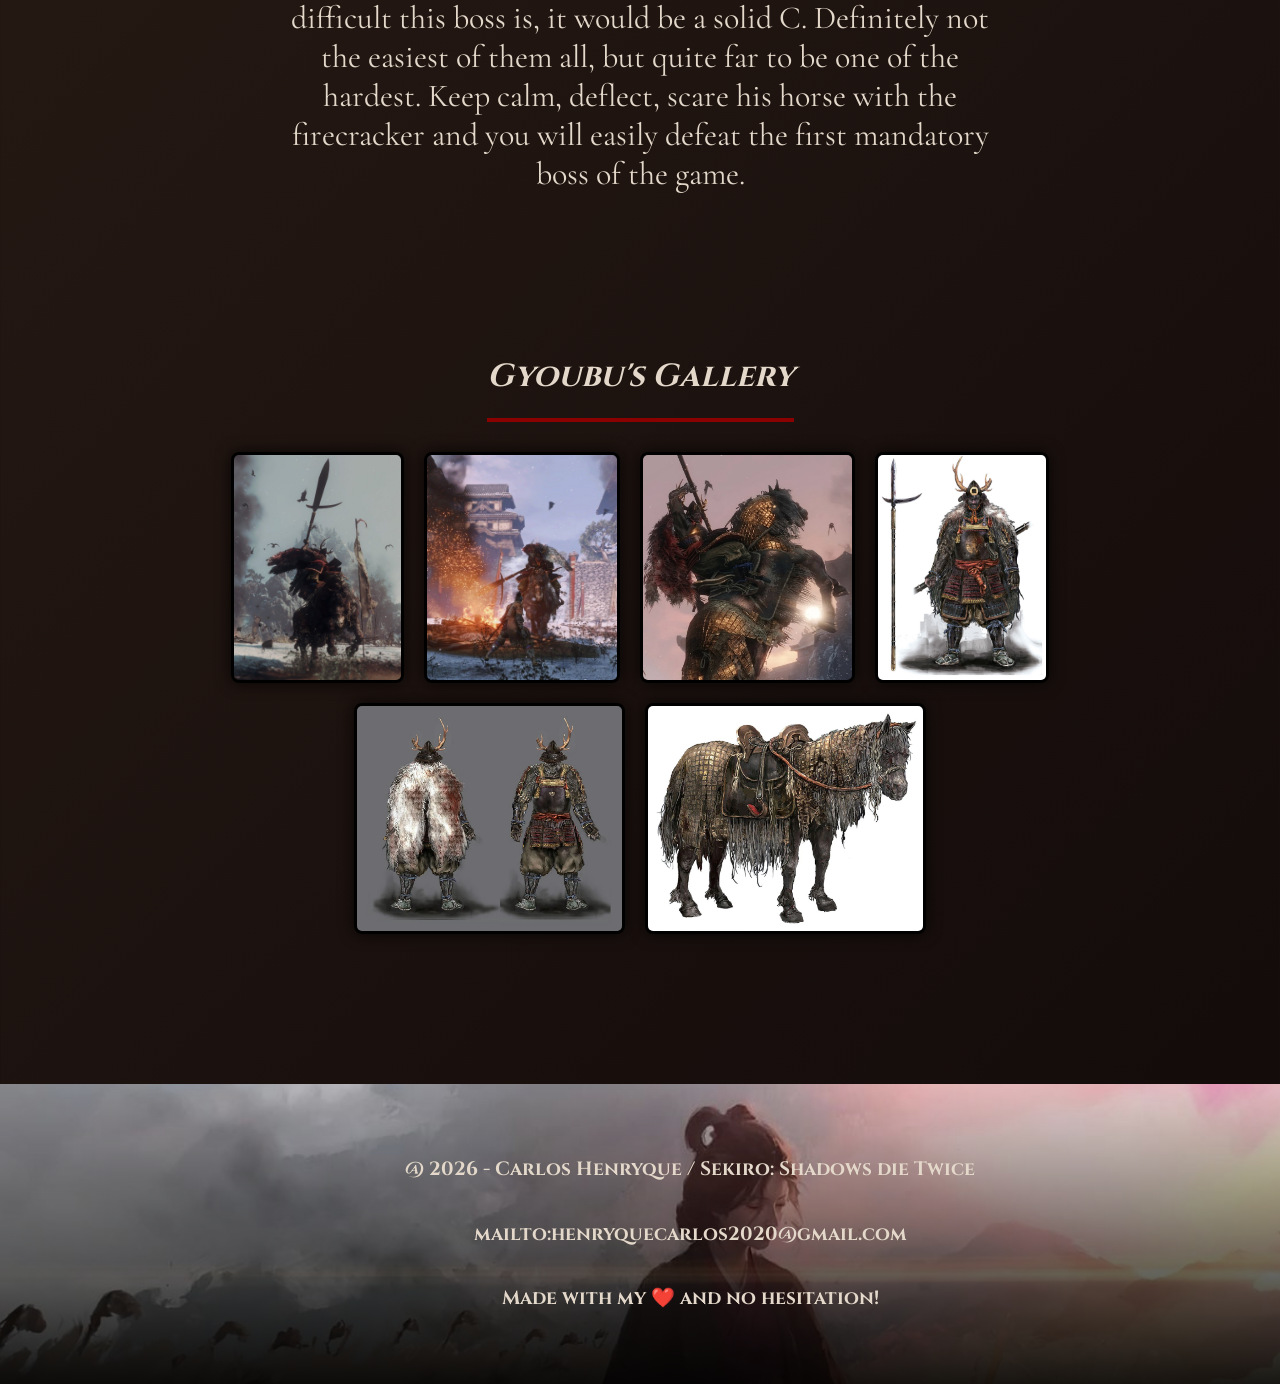
<file: BossesLore/1. Gyoubu.html>
<!DOCTYPE html>

<html lang="en">

<head>

    <!--Title + Icon + CSS-->

    <title>Gyoubu Masataka Oniwa</title>
    <link rel="icon" type="image/png" href="../SekiroImages/SekiroIcon.png">
    <link rel="stylesheet" href="../Sekiro.css">
    <link href="https://fonts.googleapis.com/css2?family=Cinzel:wght@400..900&family=Cormorant+Garamond:ital,wght@0,300..700;1,300..700&family=Nosifer&display=swap" rel="stylesheet">

    <meta charset="UTF-8">
    <meta name="Author" content="Carlos Henryque">
    <meta name="Description" content="A page dedicated solely to Gyoubu Masataka Oniwa, a Sekiro's boss.">
    <meta name="Keywords" content="Boss, attack, difficulty.">
    <meta name="Organization" charset="Header, boss data, presentation, lore, difficulty analysis and tips to defeat the boss.">

</head>

<body id="GyoubuBody">

    <div class="GyoubuHeader">

        <!--Header-->

        <h1>Gyoubu Masataka Oniwa</h1>
        <h2>Ferocious Gatekeeper of the Ashina Castle.</h2>

    </div>

    <div class="BossPresentation">

        <!--Boss Stats-->

        <h2>Gyoubu Oniwa's Stats</h2>

        <div class="BossStats">

            <ul>

                <li><strong>Name:</strong> Gyoubu Masataka Oniwa</li>
                <li><strong>Location:</strong> Ashina Outskirts</li>
                <li><strong>Required Deathblows:</strong> 2</li>
                <li><strong>Nearest Idol:</strong> Ashina Castle Gate Fortress</li>
                <li><strong>Fighting Style:</strong> Mounted Combat, Wide Sweeps, Thrust Attacks</li>
                <li><strong>Weakness:</strong> Shinobi Firecracker</li>
                <li><strong>Rewards:</strong> Memory (Permanently increases Wolf's attack)</li>

            </ul>

        </div>

    </div>

    <div class="BossPresentation">

        <!--Presenting-->

        <p id="GyoubuLine">"My name is Gyoubu Masataka Oniwa! As I breathe, you will not pass the castle gate!"</p>
        <h2>Who is Gyoubu Masakata Oniwa?</h2>
        <p>Gyoubu Masataka Oniwa is, chronologically, the first boss of the game. Even though some players fight Lady Butterfly first, advancing through Hirata Estate's Memory, she is not a mandatory boss. Gyoubu is normally the first boss you will fight and, in order to advance, you will have to defeat him.</p>
        <p>He is a ruthless, proud and ferocious fighter, known as a demon in the battlefield. He rides a warhorse named Onikage and wields a massive cross-bladed spear (Katakama-yari). The quote above is his iconic speech.</p>
        
        <div class="Container">
        
            <img src="../ConceptArts/GyoubuConceptArt.jpg" id="GyoubuConcept">
            <span class="BadgeTwo">Gyoubu and Onikage</span>
        
        </div>

    </div>

    <div class="BossPresentation">

        <!--Lore-->

        <h2>Gyoubu's lore and motivations to fight</h2>
        <p>Gyoubu's pride has a reason in the lore. When Wolf enters the battlefield, he appears riding Onikage and proclaims that as he breathes, we will not pass the castle gate. His source of pride does not come within him, but under the flag of Ashina.</p>
        <p>Before joining the Ashina Clan, Gyoubu was the infamous leader of a group of bandits. During a rebellion, he fought against Isshin and, as expected, he lost. Impressed by Gyoubu's raw strength and skill, Isshin spared him and brought him into the service of the Ashina clan as an Ashina Warrior.</p>
        <p>The cross-bladed spear that he wields once belonged to General Shuzen Tamura, an Isshin's rival. The Sword Saint gifted him with the weapon. His aggressiveness may entitle him as a demon, but deep inside Gyoubu is just an honorable man fighting for what he believes.</p>

        <div class="Container">

            <img src="../BossesWeapons/GyoubuSpear.jpg" id="Yari">
            <span class="BadgeTwo">Katakama-yari</span>

        </div>

    </div>

    <div class="BossPresentation">

        <!--How hard to defeat?-->

        <h2>How hard is to defeat Gyoubu? (Tips)</h2>
        <p>Gyoubu is not that challenging. In fact, he is one of the easiest bosses. His agressiveness and inflated ego may scare at first, but you can make the fight easier by using the <span>Shinobi Firecracker</span> to scare his horse, giving you a window of two seconds to deal some damage.</p>
        <p>The majority of his attacks are very telegraphed and easy to deflect. Whenever a green grapple icon appears over his head, you can instantly pull yourself right to him to land free hits and interrupt his momentum. Do not miss those opportunities when fighting him.</p>
        <p>Overall, if we use Tier-List metrics to decide how difficult this boss is, it would be a solid C. Definitely not the easiest of them all, but quite far to be one of the hardest. Keep calm, deflect, scare his horse with the firecracker and you will easily defeat the first mandatory boss of the game.</p>

    </div>

    <div class="BossPresentation">

        <!--Gallery-->
        
        <h2>Gyoubu's Gallery</h2>

        <div class="Gallery">

            <img src="../Gallery/GyoubuGallery.jpg">
            <img src="../Gallery/GyoubuGalleryTwo.jpg">
            <img src="../Gallery/GyoubuGalleryThree.jpg">

            <img src="../Gallery/GyoubuGalleryFour.jpg">
            <img src="../Gallery/GyoubuGalleryFive.webp">
            <img src="../Gallery/GyoubuGallerySix.webp">

        </div>

    </div>

    <div class="footerpage">

        <p>@ 2026 - Carlos Henryque / Sekiro: Shadows die Twice</p>
        <p>mailto:henryquecarlos2020@gmail.com</p>
        <p>Made with my ❤️ and no hesitation!</p>

    </div>

    <!--Button-->

    <a href="#" class="SekiroButton">
        <img src="../SekiroImages/SekiroButton.jpg">
    </a>

</body>

</html>
</file>
<file: Sekiro.css>
@keyframes FadeIn{
    from {
        opacity: 0;
        transform: translateX(-20px);
    }
    to {
        opacity: 1;
        transform: translateX(0);
    }
}

/*Music*/

.ControllingAudio {
    display: flex;
    flex-direction: column;
    align-items: center;
    margin: 50px auto 20px auto;
    max-width: 500px;
}

.ControllingAudio img{
    height: 100px;
    border: solid 3px red;
    border-radius: 100px;
}

.ControllingAudio p {
    font-family: "Cormorant Garamond";
    font-size: 1.2rem;
    font-weight: bold;
    margin: 10px;
    color: #E3D8C9;
}

.ControllingAudio audio {
    margin-top: 20px;
    filter: invert(1) hue-rotate(180deg);
    width: 100%;
}

/* Header */ 

.SekiroHeader {

    background: linear-gradient(rgba(0, 0, 0, 0.3), rgba(0, 0, 0, 0.5)), url('SekiroImages/SekiroHeader.jpg');
    background-size: cover;
    background-position: center 20%;
    background-repeat: no-repeat;
    display: flex;
    flex-direction: column;
    height: 60vh;
    align-items: center;
    justify-content: center;
    animation: FadeIn 3s ease-out;

}

.SekiroHeader h1{

    font-family: "Cinzel";
    font-size: 3rem;
    color: #E3D8C9;
    letter-spacing: 10px;

    text-shadow: 
    2px 2px 0px #3a1c1e,
    4px 4px 8px #5e2b31,
    6px 10px 15px #ffb7c5;

}

.SekiroHeader h2{
    
    font-family: "Cinzel";
    font-size: 1rem;
    color: #E3D8C9;
    margin-top: 10px;
    letter-spacing: 5px;

}

/*Shura*/

.Shura {
    display: flex;
    flex-direction: column;
    align-items: center;
    justify-content: center;
    max-width: 1000px;
    margin: 100px auto 0 auto;
    border-radius: 12px;
    border: solid 5px red;
    background: linear-gradient(135deg, #0b0707 0%, #2c0e0e 35%, #8b0000 65%, #ff4500 90%, #ffcc00 100%)
}

.Shura h1 {
    font-family: "Cinzel";
    color: #E3D8C9;
    font-size: 3rem;
    text-shadow: 0 0 10px red;
}

.Shura img {
    height: 50vh;
    border: solid 3px red;
    box-shadow: 0 0 10px red;
}

.Shura p {
    font-family: "Cormorant Garamond";
    color: #E3D8C9;
    width: 700px;
    text-align: center;
    font-size: 2rem;
    font-weight: bold;
}

.Shura input {
    height: 40px;
    width: 300px;
    border: solid 3px;
}

.Shura button {
    border: solid 3px black;
    color: red;
    background: black;
    font-size: 1.5rem;
    height: 50px;
    width: 350px;
    font-family: "Nosifer";
    transition: transform 0.5s ease;
    margin-bottom: 10px;
}

.Shura button:hover {
    transform: scale(1.3);
}

/*Shura's Activation*/

body.ShuraMode .SekiroHeader {
    background: linear-gradient(rgba(139, 0, 0, 0.2), rgba(0, 0, 0, 0.2)), url('SekiroImages/ShuraHeader.png');
    background-size: cover;
    background-position: center 20%;
}

body.ShuraMode {
    background: linear-gradient(135deg, #000000 0%, #4a0000 40%, #8b0000 70%, #ff4500 100%) !important;
}

body.ShuraMode #MainTitle {
    color: #ff0000;
    text-shadow: 0 0 5px red;
}

body.ShuraMode #shurap {
    color: #000000;
    font-weight: bolder;
    text-shadow: 0 0 5px #4a0000;
}

body.ShuraMode #GoodEnding {
    border: solid 4px red;
    box-shadow:
     0 0 20px rgba(0, 0, 0, 0.9),
     0 0 20px rgba(139, 0, 0, 0.8),
     0 0 40px rgba(255, 0, 0, 0.6),
     0 0 70px rgba(255, 69, 0, 0.4)
}

body.ShuraMode #BadEnding {
    border: solid 4px red;
    box-shadow:
     0 0 20px rgba(0, 0, 0, 0.9),
     0 0 20px rgba(139, 0, 0, 0.8),
     0 0 40px rgba(255, 0, 0, 0.6),
     0 0 70px rgba(255, 69, 0, 0.4)
}

body.ShuraMode #musicIcon {
    border: solid 7px black;
}

body.ShuraMode #p1 {
    font-size: 1.5rem;
    font-weight: bolder;
}

body.ShuraMode #p2 {
    font-size: 1.5rem;
    font-weight: bolder;
}

body.ShuraMode #p3 {
    font-size: 1.5rem;
    font-weight: bolder;
}

body.ShuraMode #shurainput,
body.ShuraMode .Shura button {
    display: none;
}

/*Palace Head*/

body.PalaceMode .SekiroHeader{
    background-image: linear-gradient(rgba(13, 27, 41, 0.2), rgba(0, 0, 0, 0.2)), url("SekiroImages/PalaceHeader.jpeg");
    background-size: cover;
    background-position: center 40%;
}

body.PalaceMode {

    background: 
    radial-gradient(circle at 50% 0%, rgba(190, 160, 210, 0.6) 0%, transparent 50%),
    radial-gradient(ellipse at 80% 40%, rgba(255, 183, 197, 0.4) 0%, transparent 50%),
    linear-gradient(180deg, #7a6b8c 0%, #4a6b7c 30%, #1e4a5a 70%, #0d2a33 100%) !important;
    background-attachment: fixed;

}

body.PalaceMode #MainTitle {
    color: #f0f0f0;
    text-shadow: 0 0 5px rgba(0, 0, 0, 0.5);
}

body.PalaceMode #ShuraImage {
    border: solid 3px lightblue;
    box-shadow: 0 0 50px lightblue;
}

body.PalaceMode #shurap {
    color: #f0f0f0;
    font-weight: bold;
    text-shadow: 0 0 5px blue;
}


body.PalaceMode .Shura {

    background: linear-gradient(135deg, rgba(255, 255, 255, 0.4) 0%, rgba(255, 183, 197, 0.4) 100%) !important;
    backdrop-filter: blur(10px);
    border: solid 3px rgba(255, 255, 255, 0.5);
    box-shadow: 0 20px 40px rgba(0, 0, 0, 0.4);
    border-radius: 20px;
    
}

body.PalaceMode #GoodEnding {
    border: solid 4px #ffd700;
    box-shadow: 
    0 0 20px rgba(255, 183, 197, 0.6),
    0 0 40px rgba(98, 182, 203, 0.5),
    0 0 70px rgba(255, 215, 0, 0.3);
}

body.PalaceMode #BadEnding {
    border: solid 4px #ffd700;
    box-shadow: 
    0 0 20px rgba(255, 183, 197, 0.6),
    0 0 40px rgba(98, 182, 203, 0.5),
    0 0 70px rgba(255, 215, 0, 0.3);
}

body.PalaceMode #musicIcon {
    border: solid 3px cyan;
}

body.PalaceMode #p1 {
    font-size: 1.5rem;
    font-weight: bolder;
}

body.PalaceMode #p2 {
    font-size: 1.5rem;
    font-weight: bolder;
}

body.PalaceMode #p3 {
    font-size: 1.5rem;
    font-weight: bolder;
}

body.PalaceMode #shurainput,
body.PalaceMode .Shura button {
    display: none;
}

/* Presenting the Game */

.SekiroPresentation {
    
    display: flex;
    flex-direction: column;
    align-items: center;
    text-align: center;
    padding: 40px;
}

.SekiroPresentation img {
    margin: 0;
    max-width: 50%;
    height: auto;
    border: solid 4px #d4af37;
    margin-top: 20px;
    border-radius: 8px;
    box-shadow: 0 0 20px rgba(212, 175, 55, 0.5);
}

.SekiroPresentation h2 {

    font-family: "Cinzel";
    font-size: 2rem;
    color: #E3D8C9;
    border-bottom: solid 4px #8b0000;
    font-style: italic;
    padding-bottom: 20px;
    margin-top: 50px;

}

.SekiroPresentation p{

    font-family: "Cormorant Garamond";
    color: #E3D8C9;
    font-weight: bold;
    font-size: 2rem;
    max-width: 700px;
}

/* Swords */

.SwordContainer {
    display: flex;
    justify-content: center;
    gap: 30px;
    margin-top: 20px;
}

.SwordContainer img{
    border: solid 5px black;
    border-radius: 20px;
    max-height: 45vh;
    width: auto;
    max-width: 100%;
}

.WeaponItem {
    position: relative;
    display: inline-block;
}

.Badge {
    position: absolute;
    font-family: "Cinzel";
    top: 25px;
    left: 20px;
    color: red;
    font-weight: bold;
}

/* Prosthetic Tools */

.SekiroTools {
    display: flex;
    flex-wrap: wrap;
    justify-content: center;
    align-items: center;
    margin: 0 auto;
    max-width: 900px;
    gap: 25px;
}

.SekiroTools h2 {

    font-family: "Cinzel";
    font-size: 2rem;
    border-bottom: solid 4px #8b0000;
    color: #E3D8C9;
    padding-bottom: 20px;
    margin-top: 50px;
    font-style: italic;

}

.SekiroTools p{
    font-family: "Cormorant Garamond";
    font-size: 2rem;
    color: #E3D8C9;
    font-weight: bold;
    flex-basis: 100%;
    margin-bottom: 20px;
    text-align: center;
}

.SekiroTools img{
    margin-top: 50px;
    height: 15vh;
    border-radius: 150px;
    border: solid 10px black;
}

.ToolsItem {
    position: relative;
    display: inline-block;
}

.ToolsBadge {
    position: absolute;
    text-align: center;
    width: 40px;
    background-color: yellow;
    border-radius: 100px;
    border: solid 5px black;
    top: -10px;
    left: 55px;
    font-size: 2rem;
    font-family: "Cinzel";
}

.ToolsPresentation {
    text-align: center;
    background: linear-gradient(135deg, #f4e8c1 0%, #e8d5a6 40%, #c9b07c 100%);
    border: 4px solid #5c3a21;
    border-radius: 5px;
    max-width: 900px;
    margin: 100px auto 0 auto;
    box-shadow: inset 0 0 20px rgba(92, 58, 33, 0.7);
    padding: 30px;
}

.ToolsPresentation h1{
    font-family: "Cinzel";
    color: #3b2612;
    font-size: 2rem;
    padding: 20px;
}

.ToolsPresentation p {
    font-family: "Cormorant Garamond";
    color: #3b2612;
    font-size: 1.5rem;
    padding: 20px;
}

.ToolsPresentation img {
    border: solid 3px black;
    width: 70%;
    text-align: center;
    margin: 0 auto;
}

/* Body */

body {
    margin: 0;
    background: linear-gradient(135deg, #1a0f0f 0%, #3a1a1a 50%, #110a0a 100%);
    overflow-x: hidden;
}

/* Button */

.SekiroButton{
    position: fixed;
    right: 10px;
    bottom: 10px;
}

.SekiroButton img{
    border: solid 5px white;
    border-radius: 100px;
    height: 100px;
    transition: transform 0.3s ease, border 0.3s ease;
}

.SekiroButton:hover img{
    transform: scale(1.3);
    border: solid 5px red;
}

/*Sculptor Idol*/

#SculptorIdol {
    display: block;
    height: 50px;
    border-radius: 100px;
    transition: transform 0.3s ease, border 0.3s ease;
    opacity: 0.2;
    margin-top: 20px;
    margin-left: 50px;
}

#SculptorIdol:hover {
    transform: scale(1.5);
    opacity: 1;
    cursor: pointer;
    border: solid 3px cyan;
}

/*Sugars*/

.Sugars {
    display: flex;
    align-items: center;
    justify-content: center;
    max-width: 830px;
    gap: 25px;
    flex-wrap: wrap;
}

#Ako {
    border: solid 3px red;
    border-radius: 100px;
    max-height: 15vh;
}

#Yashiraku {
    border: solid 3px darkred;
    border-radius: 100px;
    max-height: 15vh;
}

#Gachiin {
    border: solid 3px darkgreen;
    border-radius: 100px;
    max-height: 15vh;
}

#Ungo {
    border: solid 3px blue;
    border-radius: 100px;
    max-height: 15vh;
}

#Gokan {
    border: solid 3px yellow;
    border-radius: 100px;
    max-height: 15vh;
}

#AkoSpirit {
    border: solid 3px red;
    border-radius: 100px;
    max-height: 15vh;
}

#YashirakuSpirit {
    border: solid 3px darkred;
    border-radius: 100px;
    max-height: 15vh;
}

#GachiinSpirit {
    border: solid 3px darkgreen;
    border-radius: 100px;
    max-height: 15vh;
}

#UngoSpirit {
    border: solid 3px blue;
    border-radius: 100px;
    max-height: 15vh;
}

#GokanSpirit {
    border: solid 3px yellow;
    border-radius: 100px;
    max-height: 15vh;
}

#AkoDance, #YashirakuDance {
    border: solid 5px red;
    border-radius: 100px;
}

#GachiinDance {
    border: solid 5px green;
    border-radius: 100px;
}

#UngoDance {
    border: solid 5px blue;
    border-radius: 100px;
}

#GokanDance {
    border: solid 5px yellow;
    border-radius: 100px;
}

/*Bosses Section*/

.Bosses {
    max-width: 1000px;
    gap: 30px;
    display: flex;
    align-items: center;
    justify-content: center;
    flex-wrap: wrap;
}

.Bosses img {
    max-height: 50vh;
    border-radius: 20px;
    cursor: pointer;
}

#EmmaBoss {
    height: 256px;
    width: 256px;
    object-fit: cover;
    object-position: center 20%;
}

#GyoubuCard {

    transition: transform 0.3s ease;
}


#LadybCard {

    transition: transform 0.3s ease;

}

#GyoubuCard:active {

    transform: scale(0.95);

}

#LadybCard:active {

    transform: scale(0.95);

}

.CardBoss {

    display: flex;
    flex-direction: column;
    align-items: center;
    justify-content: center;
    gap: 50px;

}

.CardBoss img {

    max-width: none;
}

.BossButton {

    font-family: "Cinzel";
    font-weight: bolder;
    background-color: #110a0a;
    color: #d4af37;
    text-decoration: none;
    padding: 10px 10px;
    border: 5px solid #d4af37;
    border-radius: 3px;
    font-size: 1.2rem;
    transition: all 0.3s ease;
    text-align: center;

    width: 256px;
    height: 50px;
    display: flex;
    align-items: center;
    justify-content: center;

}

.BossButton:hover {

    color: #110a0a;
    background-color: #d4af37;
    border: 3px solid black;
    font-weight: bolder;
    box-shadow: 0 0 100px rgba(212, 175, 55, 0.2);
}

.GyoubuHeader {

    display: flex;
    flex-direction: column;
    background-size: cover;
    height: 50vh;
    justify-content: center;
    align-items: center;
    position: relative;

}

.GyoubuHeader::before {

    content: "";
    position: absolute;
    top: 0;
    left: 0;
    width: 100%;
    height: 100%;
    z-index: -1;

    background: linear-gradient(rgba(0, 0, 0, 0.1), rgba(0, 0, 0, 0.9)), url(Bosses/GyoubuHeader.webp);
    background-size: cover;
    background-position: center 20%;
    background-repeat: no-repeat;
    filter: grayscale(100%) contrast(110%) brightness(0.5);
    animation: FadeIn 3s ease-out;

}

.GyoubuHeader h1 {

    color: #E3D8C9;
    letter-spacing: 10px;
    text-shadow:
    2px 2px 0px #000,
    0 0 15px rgba(139, 0, 0, 0.8);

    font-family: "Cinzel";
    font-size: 3rem;

}

.GyoubuHeader h2 {

    color: #E3D8C9;
    font-family: "Cinzel";
    font-size: 1rem;
    letter-spacing: 5px;
    margin-top: 20px;
    font-style: italic;

}

#GyoubuBody {

    background: linear-gradient(135deg, #1a100b 0%, #2c1e16 50%, #110a0a 100%) !important;
    background-attachment: fixed;
    min-height: 100vh;
    display: flex;
    flex-direction: column;
    overflow-x: hidden;

}


.BossPresentation {

    display: flex;
    align-items: center;
    text-align: center;
    flex-direction: column;
    margin-top: 50px;
    margin-bottom: 50px;
    
}

#GyoubuLine {

    font-family: "Cinzel";
    font-size: 2.5rem;
    color: #d4af37;
    text-align: center;
    letter-spacing: 2px;
    font-style: italic;
    padding: 30px 10px;

    background: rgba(26, 15, 15, 0.8);
    border-top: solid 2px #8b0000;
    border-bottom: solid 2px #8b0000;
    max-width: 800px;
    box-shadow: 0 10px 30px rgba(0, 0, 0, 0.8);

}

.BossPresentation h2 {

    font-family: "Cinzel";
    font-size: 2rem;
    border-bottom: solid 4px #8b0000;
    color: #E3D8C9;
    padding-bottom: 20px;
    margin-bottom: 30px;
    margin-top: 30px;
    font-style: italic;

}

.BossPresentation p {

    font-family: "Cormorant Garamond";
    font-size: 2rem;
    color: #E3D8C9;
    max-width: 700px;

}

.Container {

    position: relative;
    display: inline-block;
    max-width: 700px;
}

.BadgeTwo {

    position: absolute;
    top: 30px;
    left:75px;

    color: red;
    font-family: "Cinzel";
    font-weight: bold;
    background-color: rgba(0, 0, 0, 0.8);
    padding: 5px 12px;
    border: solid 2px;
    border-radius: 5px;
    font-size: 1rem;
    z-index: 10;

}

.BossPresentation img:not(#GyoubuConcept):not(#Yari):not(#BossFight):not(.ItemContainer img) {

    margin: 0;
    max-width: 50%;
    height: auto;
    border: solid 3px #8b0000;
    box-shadow: 0 0 15px rgba(139, 0, 0, 0.5);
    border-radius: 12px;
    margin-top: 20px;

}

#GyoubuConcept {

    max-width: 80%;
    height: auto;
    border: solid 3px #7a7a7a;
    box-shadow: 0 0 15px rgba(0, 0, 0, 0.9);
    border-radius: 12px;
    margin-top: 20px;

}

#Yari {

    max-width: 80%;
    height: auto;
    border: solid 3px #7a7a7a;
    box-shadow: 0 0 15px rgba(0, 0, 0, 0.9);
    border-radius: 12px;
    margin-top: 20px;
    
}

#BossFight {

    max-width: 50%;
    height: auto;
    border: solid 3px gold;
    box-shadow: 0 0 20px gold;
    border-radius: 12px;
    margin-top: 20px;
    margin-bottom: 50px;

}

.footerpage {

    display: flex;
    align-items: center;
    justify-content: center;
    flex-direction: column;
    height: 200px;
    width: 100%;

    margin-top: auto;
    background: linear-gradient(rgba(0, 0, 0, 0.1), rgba(0, 0, 0, 0.9)), url(SekiroImages/SekiroFooter.jpg);
    background-size: cover;
    background-position: center 20%;
    background-repeat: no-repeat;
    padding: 50px;
    text-align: center;

}

.footerpage p {

    font-family: "Cinzel";
    font-size: 1.2rem;
    font-weight: bold;
    color: #E3D8C9;

}

.BossStats {

    display: flex;
    flex-direction: column;
    width: 700px;

    background: radial-gradient(circle at center, #fdfbf7 0%, #f4e8c1 50%, #d4b878 100%);
    border: 4px solid #8b6b3d;

    box-shadow:
        inset 0 0 40px rgba(139, 107, 61, 0.5),
        0 10px 20px rgba(0, 0, 0, 0.8);

    padding: 20px;

}

.BossStats li{

    font-family: "Cinzel";
    font-size: 1.2rem;
    color: #3b2612;
    margin-bottom: 15px;
    padding-bottom: 15px;
    border-bottom: 1px groove #8b6b3d;
    text-align: left;
    
}

.BossStats strong {

    color: #5c3a21;
    letter-spacing: 2px;


}

.BossStats li:last-child {

    border-bottom: none;
    
}

.Gallery {
    
    display: flex;
    align-items: center;
    justify-content: center;
    flex-wrap: wrap;
    max-width: 1000px;
    gap: 20px;
    margin-bottom: 100px;
    
}

.Gallery img {

    height: 25vh !important;
    border: solid !important;
    box-shadow: none !important;
    border-radius: 8px !important;
    box-shadow: 0 0 15px rgba(0, 0, 0, 0.8) !important;
    margin: 0 !important;

}

.Gallery img:hover {

    transform: scale(1.05);
}

/*
Lady Butterfly
*/

.LadybHeader {

    display: flex;
    height: 50vh;
    flex-direction: column;
    align-items: center;
    justify-content: center;
    background: linear-gradient(rgba(0, 0, 0, 0.9), rgba(0, 0, 0, 0.4)), url(Bosses/LadybHeader.jpg);
    background-position: center 20%;
    background-repeat: no-repeat;
    animation: FadeIn 3s ease-out;

}

.LadybHeader h1 {

    font-family: "Cinzel";
    font-size: 3rem;
    color: #E3D8C9;
    letter-spacing: 10px;
    text-shadow:
     0 0 8px rgba(255, 200, 80, 0.85),
     0 0 20px rgba(235, 130, 30, 0.65),
     2px 4px 6px rgba(10, 5, 0, 0.95);

}

.LadybHeader h2 {

    font-family: "Cinzel";
    font-size: 1rem;
    color: #E3D8C9;
    letter-spacing: 5px;
    margin-top: 20px;
    font-style: italic;
}

#LadybBody {

    background: linear-gradient(135deg, #1a0b2e 0%, #3d1c4a 50%, #110a1a 100%);
    background-attachment: fixed;
}

#Ladybline {

    font-family: "Cinzel";
    font-size: 2.5rem;
    font-style: italic;
    letter-spacing: 2px;
    text-align: center;
    padding: 30px 50px;
    color: #d4af37;

    background: rgba(30, 10, 45, 0.9);
    border-top: solid 2px #6a0dad;
    border-bottom: solid 2px #6a0dad;

}

.ItemContainer {

    display: flex;
    align-items: center;
    justify-content: center;
    max-width: 500px;
    gap: 30px;

}

.ItemContainer img {

    height: 30vh !important;
    border: solid 3px #7a7a7a !important;
    box-shadow: 0 0 15px rgba(0, 0, 0, 0.9) !important;

}

.ItemWrapper {

    position: relative;
    display: inline-block;
    margin-top: 50px;

}

.ItemWrapper span {

    font-family: "Cinzel";
    font-weight: bold;
    border: solid 2px black;
    border-radius: 5px;
    background-color: black;
    letter-spacing: 2px;
    position: absolute;
    top: 5px;
    left: 5px;
    color: #8b0000;

}
</file>
